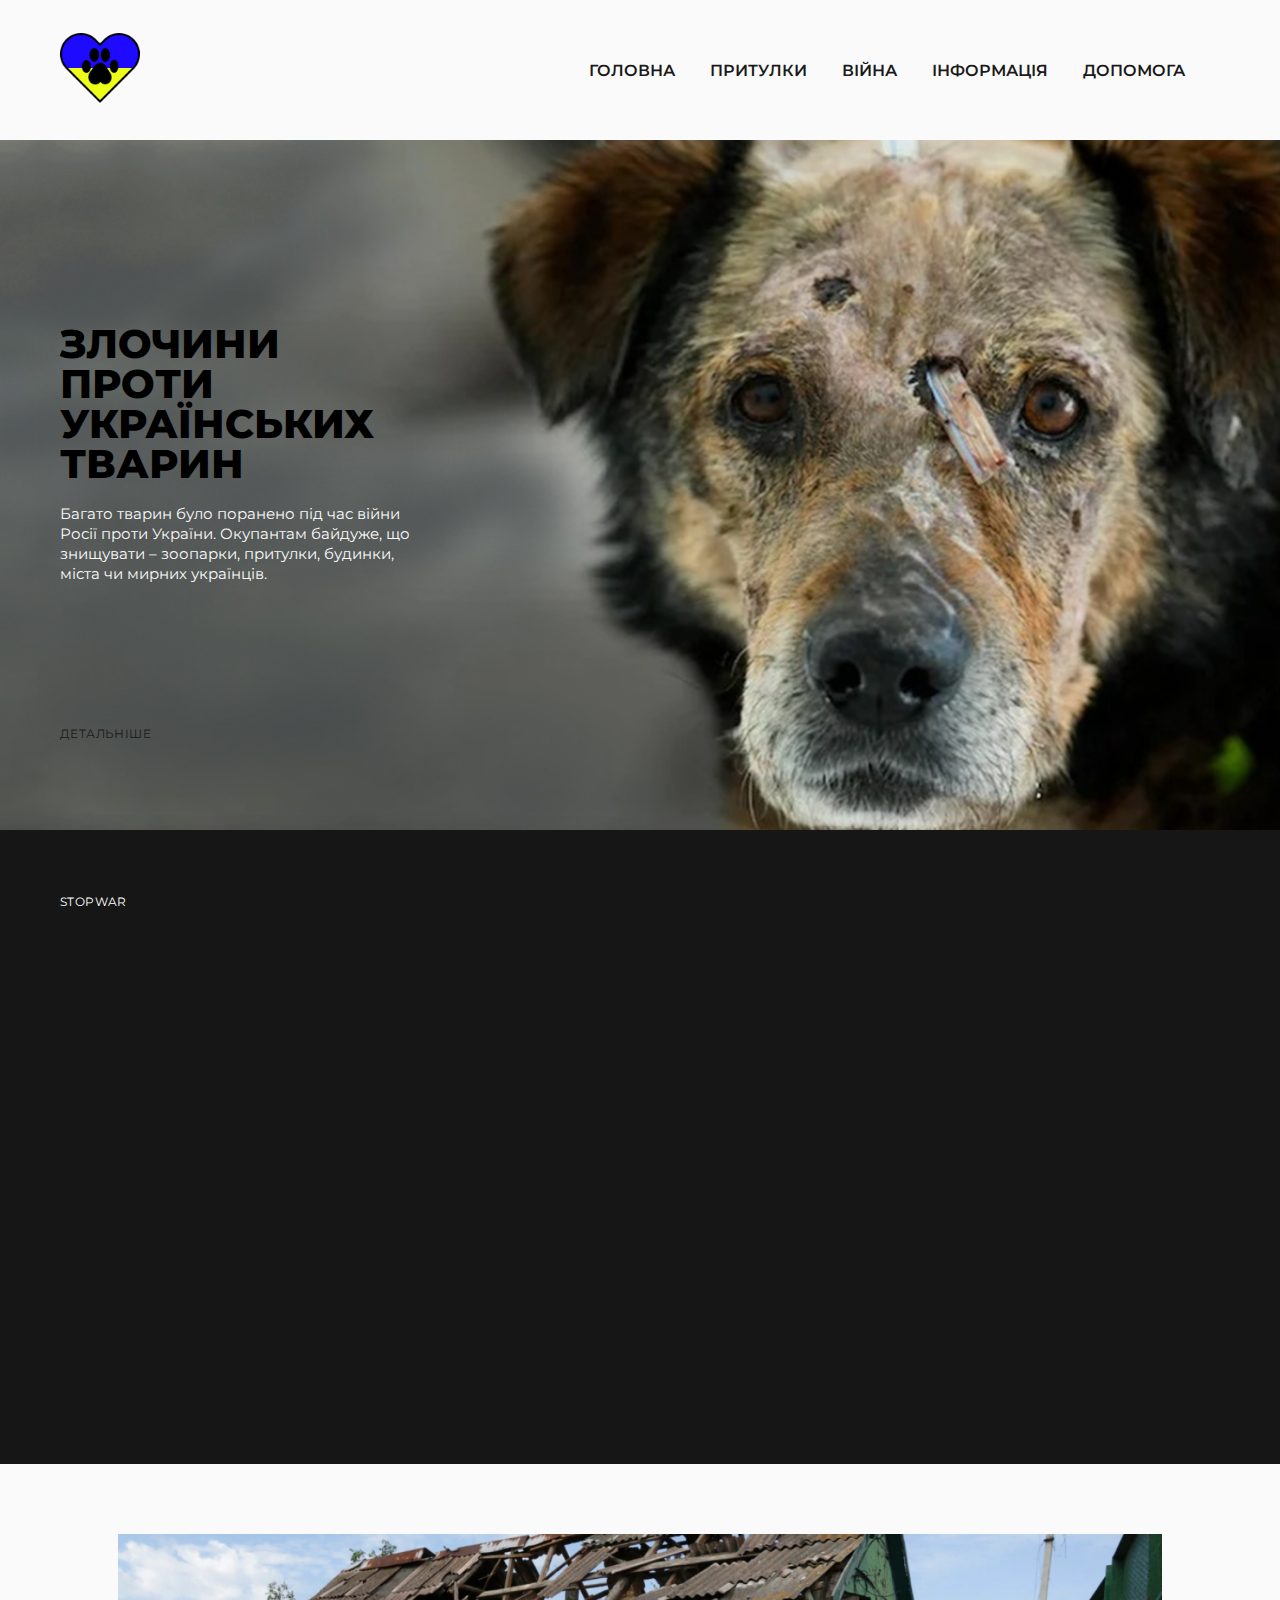
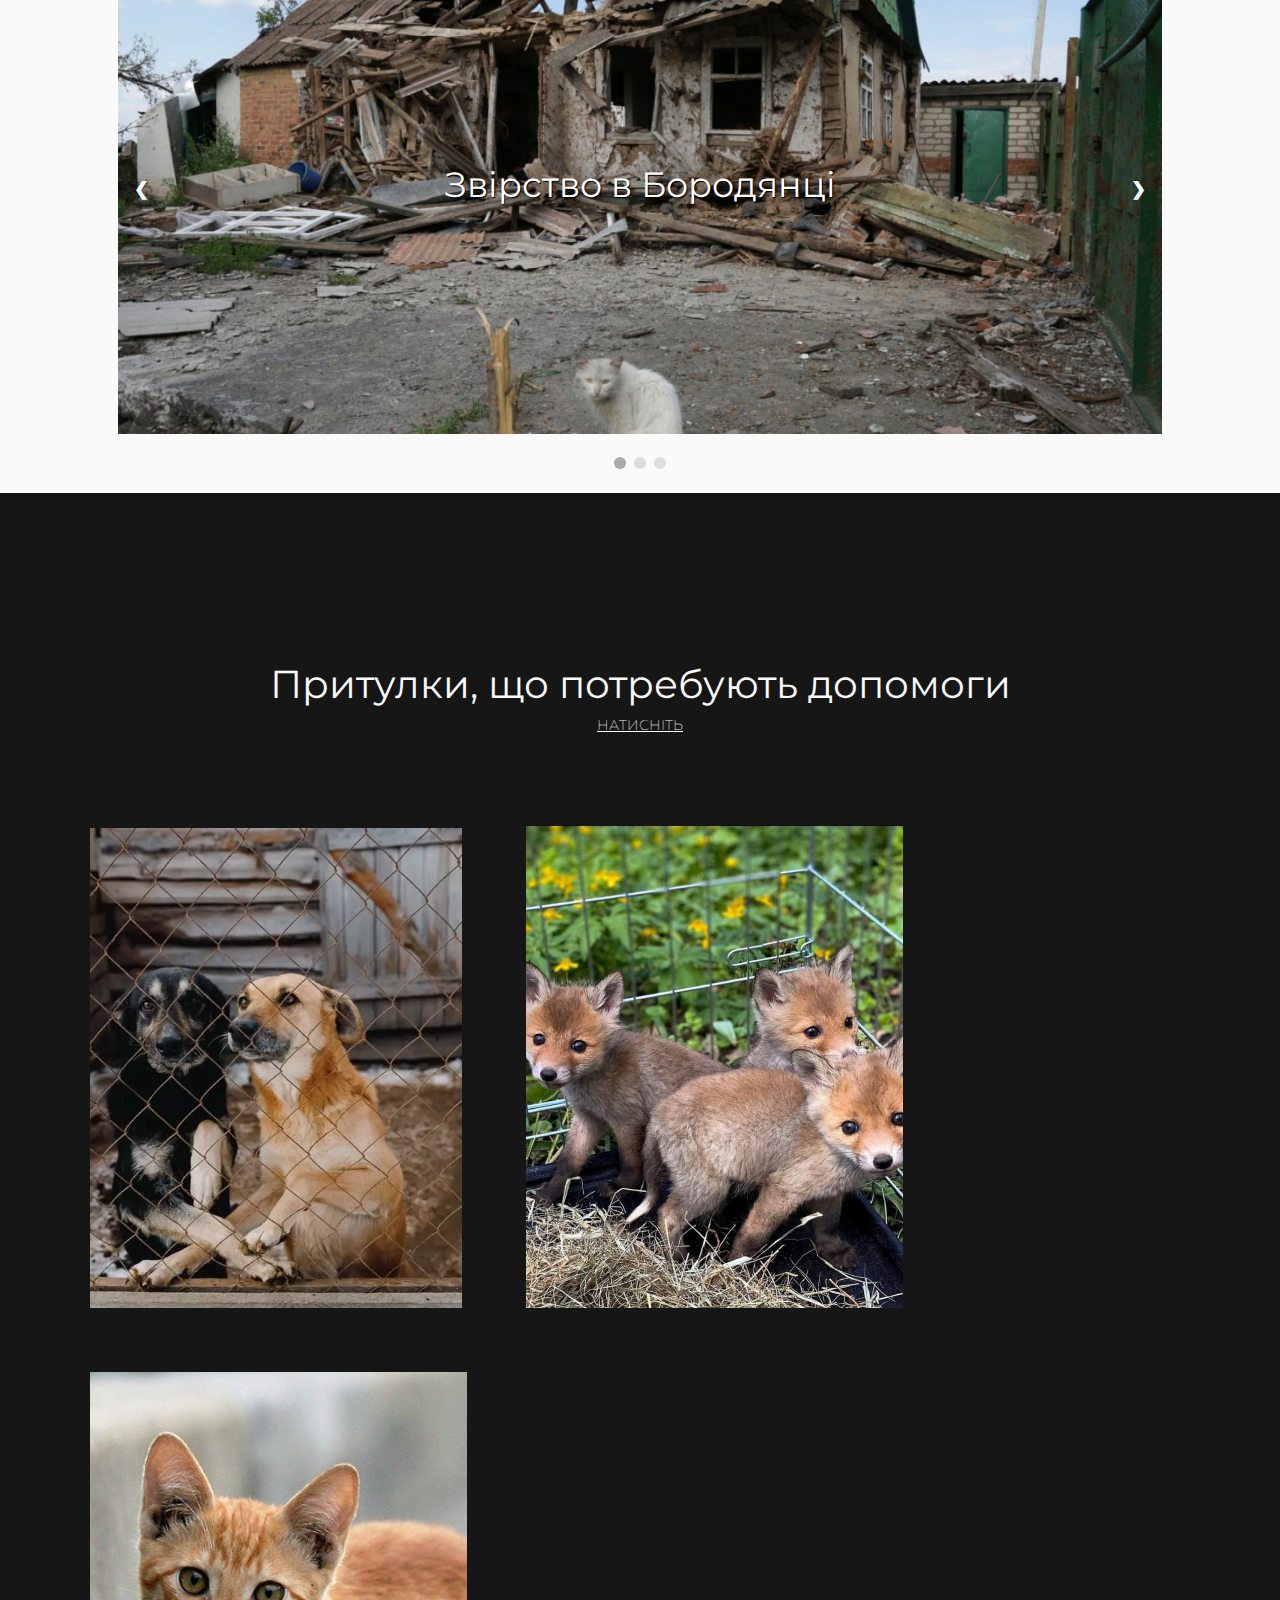
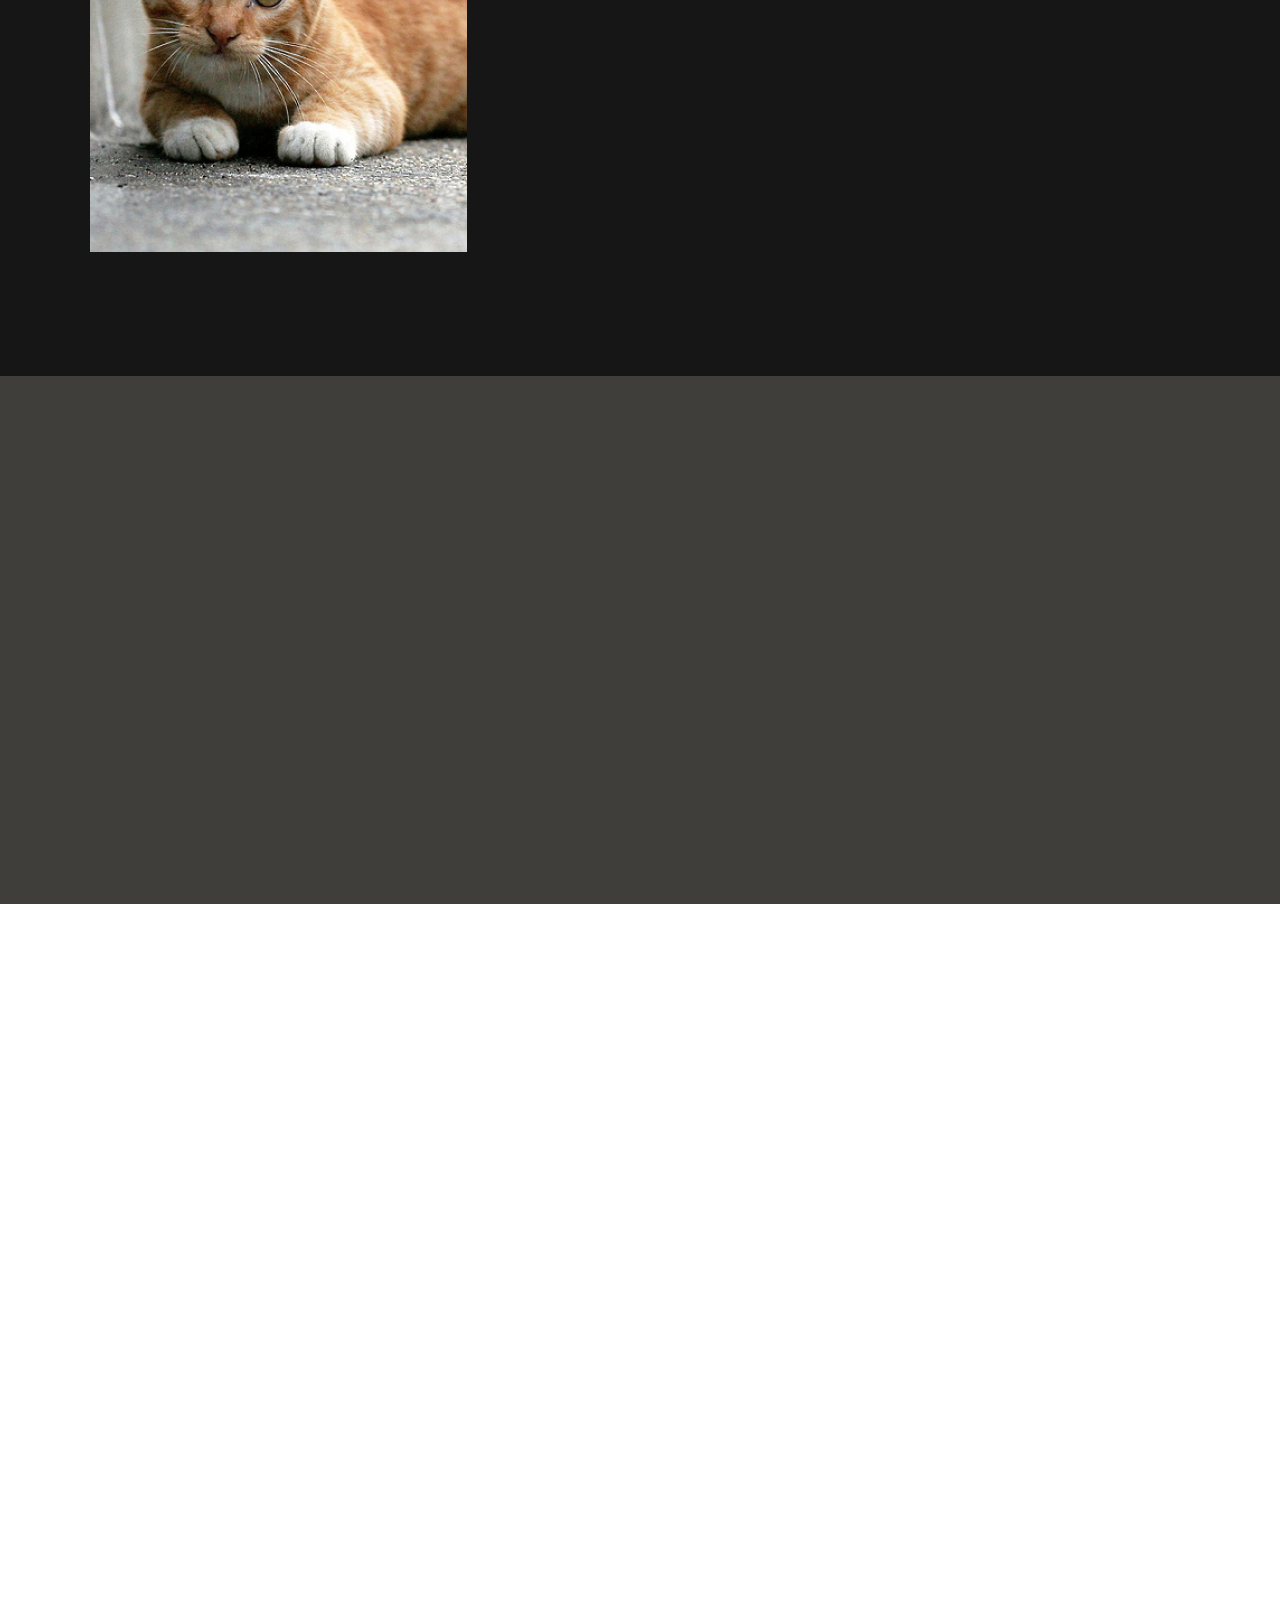
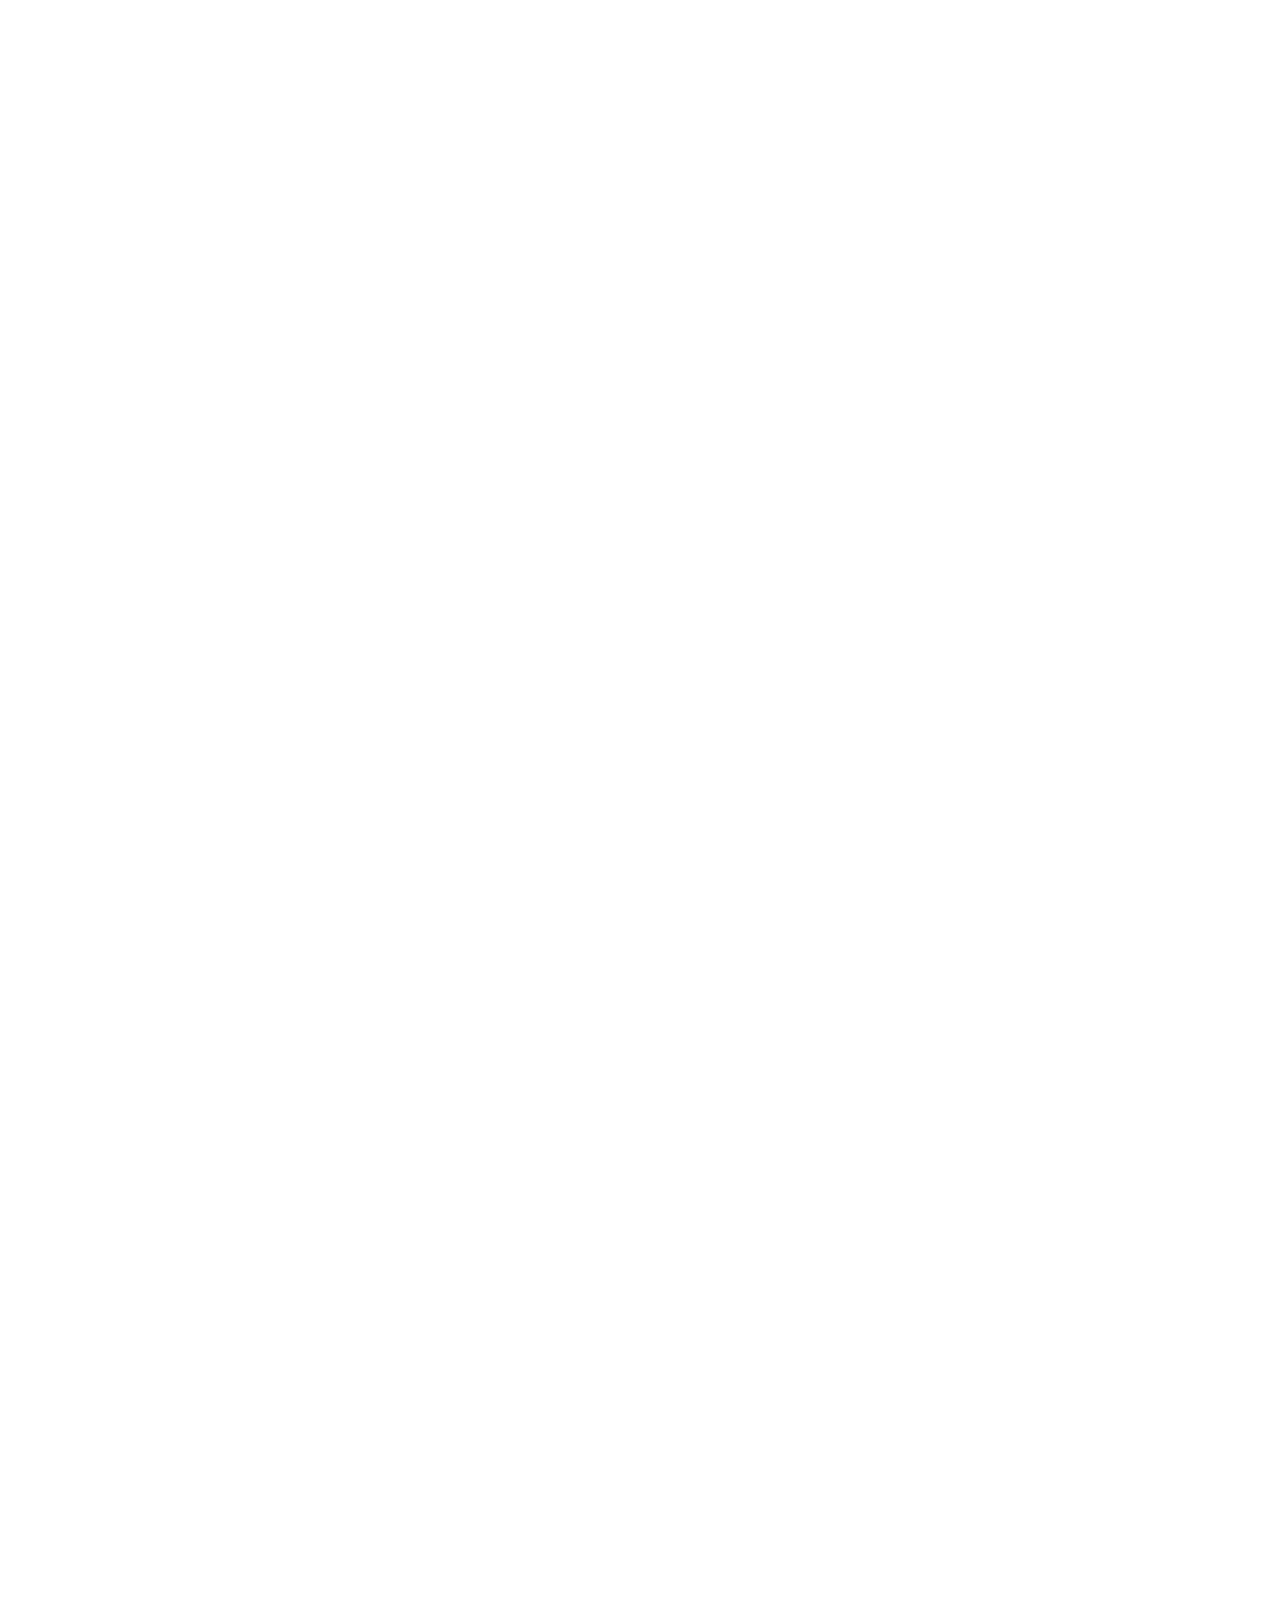
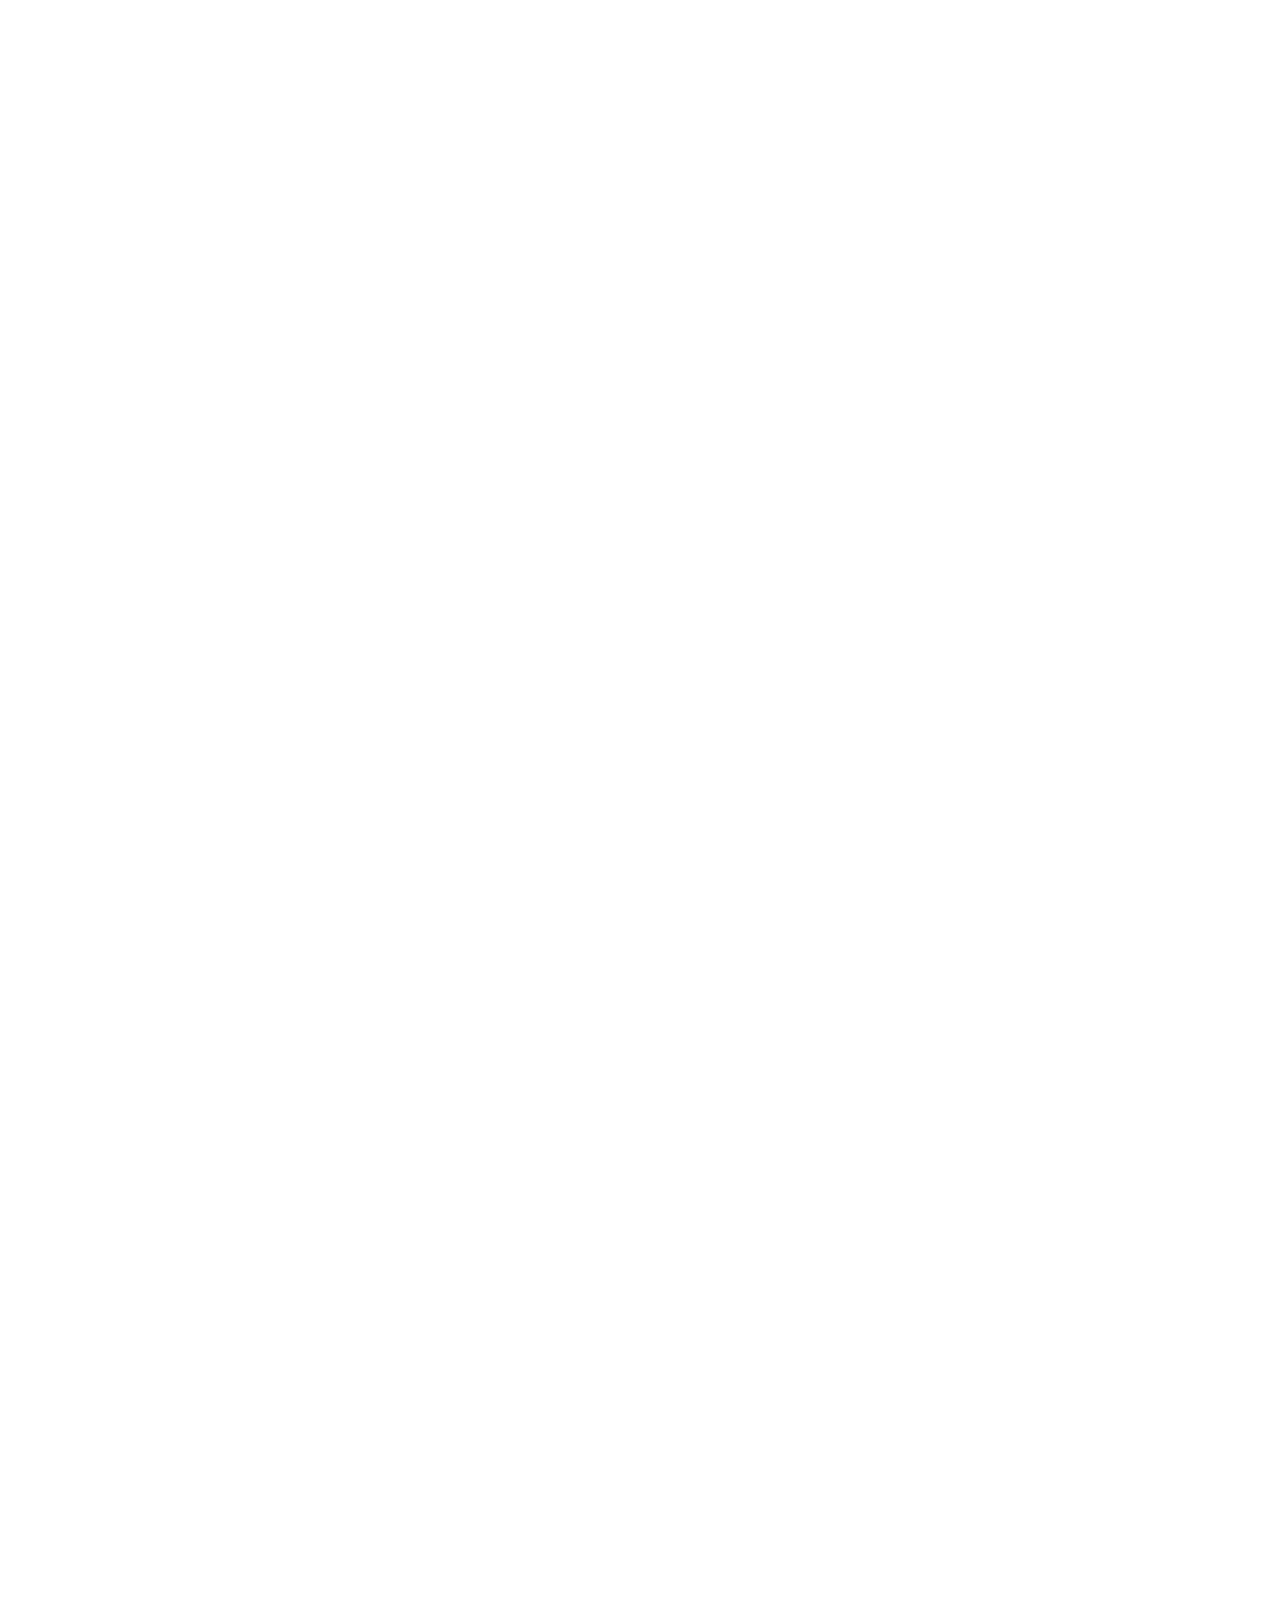
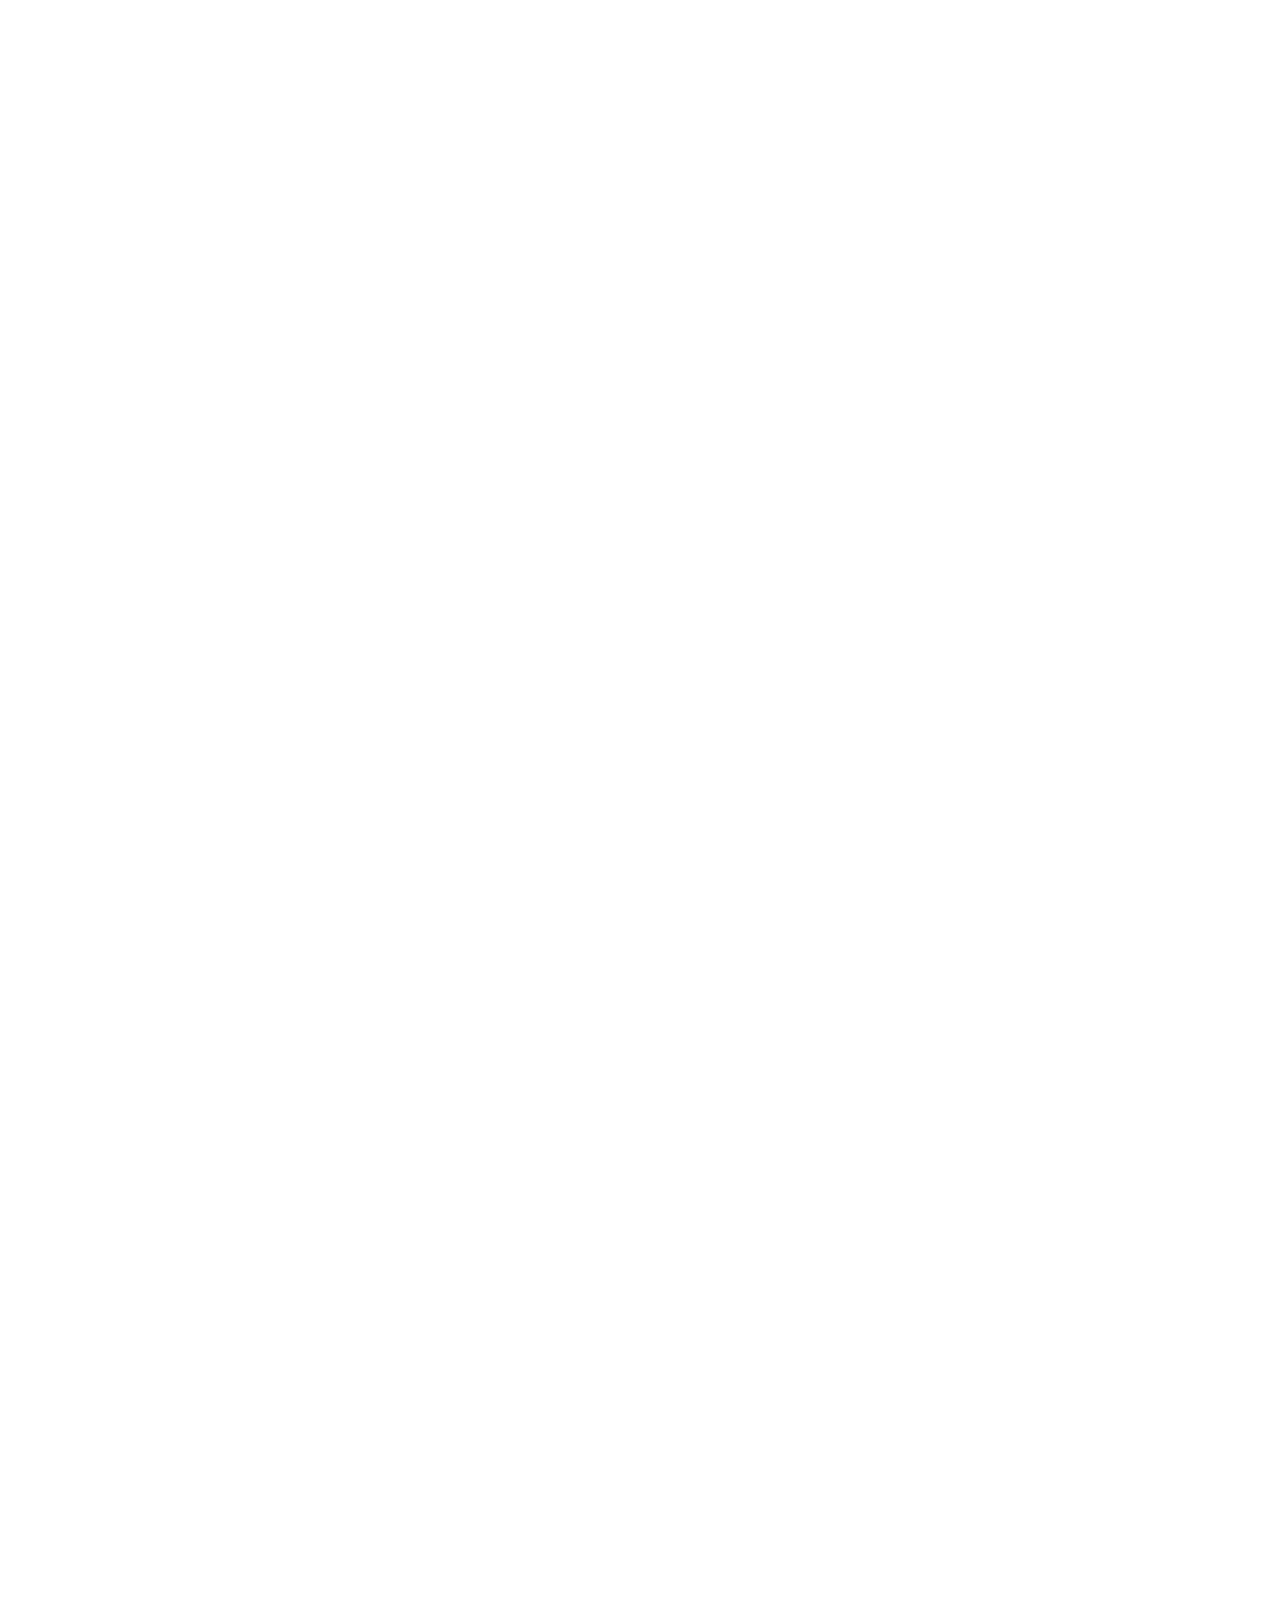
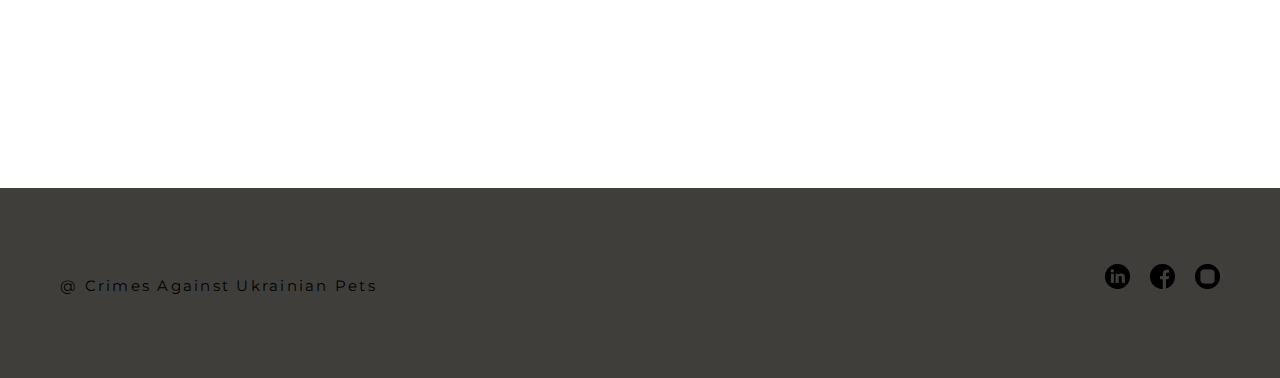
<file: index.html>
<!DOCTYPE html>
<html lang="uk">
<head>
    <meta charset="UTF-8">
    <meta http-equiv="X-UA-Compatible" content="IE=edge">
    <meta name="viewport" 
    content="width=device-width, user-scalable=no, initial-scale=1.0, maximum-scale=1.0, minimum-scale=1.0">
    <title>Crimes Against Ukrainian Pets</title>
    <link href="https://cdn.jsdelivr.net/npm/bootstrap@5.0.2/dist/css/bootstrap.min.css" rel="stylesheet" integrity="sha384-EVSTQN3/azprG1Anm3QDgpJLIm9Nao0Yz1ztcQTwFspd3yD65VohhpuuCOmLASjC" crossorigin="anonymous">
    <link rel="stylesheet" href="css/styleex.css">
    <link rel="stylesheet" href="css/ex.css">
    <link rel="stylesheet" href="css/media.css">


    <link rel="preconnect" href="https://fonts.googleapis.com">
<link rel="preconnect" href="https://fonts.gstatic.com" crossorigin>

<link rel="preconnect" href="https://fonts.gstatic.com" crossorigin>
<link href="https://fonts.googleapis.com/css2?family=Montserrat:ital,wght@0,200;0,300;0,400;0,500;0,600;0,800;1,100;1,200;1,300;1,400;1,500;1,700&family=Poppins:ital,wght@1,100;1,200;1,600&display=swap" rel="stylesheet">

</head>
<body>
  <header>
    <div class="container">
        <div class="header__wrapper">
            <div class="header__block">
                <a href="#" class="header__logo"><img src='icon/Untitled (14).png'></a>
            </div>
            <!--/header__block-->
            <nav class="nav">

                <a href="index.html" class="nav__link " >Головна</a>
                <div class="dropdown">
                    <a href="indexShelters.html" class="nav__link plus">Притулки</a>
                    <div class="dropdown-content">

                        <a href="indexShelters.html">Перелік</a>
                        <a href="indexSheltersAdopt.html">Львівський притулок</a>
                        <a href="indexSheltersUA.html">UAnimals</a>
                        <a href="indexSheltersKh.html">Харківський притулок</a>
                        </div>
                    </div>
                
                <a href="indexWar.html" class="nav__link">Війна</a>
                <a href="indexSheltersInform.html" class="nav__link">Інформація</a>
                <div class="dropdown">
                <a href="" class="nav__link plus">Допомога</a>
                <div class="dropdown-content">
                        <a href="indexHelpUkraine.html">У межах країни</a>
                        <a href="indexHelpAboard.html">За кордоном</a>
                        </div>
                    
                        
                    </div>
                

            </nav>



            <header class="header__xs">
                <div class="menu-btn">
                    <span></span>
                    <span></span>
                    <span></span>
                </div>
            </header>
        
            <div class="menu">
                <nav>
                    
                    <li><a href="index.html" class="nav__link__xs">Головна</a></li>
                    <li><a href="indexShelters.html" class="nav__link__xs">Перелік притулків</a></li>
                    <li><a href="indexSheltersAdopt.html" class="nav__link__xs">Львівський притулок</a></li>
                    <li><a href="indexSheltersUA.html" class="nav__link__xs"> UAnials</a></li>
                    <li><a href="indexSheltersKh.html" class="nav__link__xs">Харківський притулок</a></li>
                    <li><a href="indexWar.html" class="nav__link__xs">Війна</a></li>
                    <li><a href="indexHelpUkraine.html" class="nav__link__xs"> Допомога тваринам в Україні</a></li>
                    <li><a href="indexHelpAboard.html" class="nav__link__xs"> Допомога тваринам за кордоном </a></li>
                    <li><a href="#" class="header__logo" ><img style="display: block ;  margin: auto;" src='icon/Untitled (14).png'></a></li>
                    
                </nav>
            </div>
        
            
            
        </div>
        <!--/header__wrapper-->
    </div>
    <!--/container-->
  </header>


<section class="intro">
    <div class="container">
        <div class="intro__content">
            <div class="intro__block">
            <h1 class="intro__title">Злочини проти українських тварин</h1>
            <div class="intro__title__min">
                Багато тварин було поранено під час війни Росії проти України.
Окупантам байдуже, що знищувати – зоопарки, притулки, будинки, міста чи мирних українців.
            </div>

           
           
            <div class="intro__title_note" style="margin-left:0px ;">
                <a class="without" href="indexWar.html">ДЕТАЛЬНІШЕ</a>
            </div>
           
        </div>
        </div>
    </div>

</section>



<section class="section" >
    <div class="about__us">
    <div class="container">
        <div class="stopwar col" style="color: white ;" >
            STOPWAR
        
        </div>
        </div>
        
        <div class="container">
        <div class="block__title__min element-animation">
           <p class="paragraph1" style="color: white ;" > Після звільнення Київської області українською армією від російських окупантів звірства путінської армії сколихнули весь світ. Проте від рук російських катів страждають не лише мирні жителі та їхні будинки, а й тварини.
        </p>
        <p class="paragraph1" style="color: white ;" >В одній із українських зоозахисних організацій повідомили, що волонтери, які змогли дістатися до Бородянки (Бучанський район Київської області), були приголомшені побаченим – з 485 тварин вижили лише 150, що вони були виснажені та зневоднені.</p>
        <p class="paragraph1" style="color: white ;" >Засновник екопарку в Харкові Олександр Фельдман розповів, що через обстріли екопарк було знищено, великих тварин доведеться приспати, оскільки їх неможливо перевезти.
            Двох благородних оленів убили – їх розірвали на шматки. Величезна ракета потрапила туди, де жили альпаки. У парку багато мін і снарядів, які не розірвалися</p>
        </div>
        </div>
        </div>
        
    </div>
    </div>
</section>
  
<div class="container__color">
   <div class="container" >
    <div class="slider">
        <div class="item">
            <img src="img/slide2.png" alt="Первый слайд">
            <div class="slideText">Звірство в Бородянці</div>
        </div>
    
        <div class="item">
            <img src="img/slide1.png" alt="Второй слайд">
            <div class="slideText">Зоопарк у Києві</div>
        </div>
    
        <div class="item">
            <img src="img/slide3.png" alt="Третий слайд">
            <div class="slideText">Екопарк у Харкові</div>
        </div>
    
        <a class="prev" onclick="minusSlide()">&#10094;</a>
        <a class="next" onclick="plusSlide()">&#10095;</a>
    </div>
    
    <div class="slider-dots">
        <span class="slider-dots_item" onclick="currentSlide(1)"></span> 
        <span class="slider-dots_item" onclick="currentSlide(2)"></span> 
        <span class="slider-dots_item" onclick="currentSlide(3)"></span> 
    </div>
    </div>
</div>





<div class="container__help" style="background-color: #171616  ;">
<div class="container">
    <div class="block__title__min" style="color: #FAFAFA;"> Притулки, що потребують допомоги</div>
    <div class="source"> <a style="color: #FAFAFA;" href="indexShelters.html">НАТИСНІТЬ</a></div>
    <div class="row row-cols-1 row-cols-sm-1 row-cols-md-3 row-cols-lg-3">
        <img class="col" src="img/prit.png" alt="">
        <img class="col" src="img/prit2.png">
        <img class="col" src="img/kot.png" alt="">
    </div>
    </div>
</div>

        <div class="information">
            <div class="container ">
            <div class="title__information element-animation " style="color: #171616;">Не залишайте своїх чотирилапих друзів!</div>
            <div class="information__above element-animation">
            <p class="paragraph2">Повномасштабна війна Росії проти України розпочалася 24 лютого, змусивши мільйони українців покинути свої домівки, а тисячі – заради своїх тварин.</p>
            <p class="paragraph2">Не потрібно залишати тварин на вулиці, адже це неминуча смерть для тварин.</p>
            <p class="paragraph2">Переконайтеся, що у вас достатньо корму для тварин. Приклейте на комір наклейку з вашим номером телефону. Якщо у вас немає можливості взяти свого вихованця з собою, то віддайте його друзям, які зможуть захистити його. Тварин можна брати в бомбосховища і підвали.</p>
            </div>
        </div>
    </div>
    


    <div class="our__hero__l element-animation"  >
        <div class="title__information"  >Наші маленькі герої</div>
    
        <div class="source"> <a  style="color: #171616;" href="ready-html/indexOurHero.html">НАТИСНІТЬ</a></div>
        
        <div class="row row-cols-1 row-cols-sm-3 row-cols-md-3 row-cols-lg-3">

            <div class="wrap">
                <div class="block"><div class="photo__hero"><img class="col photo__hero" style="padding-bottom:30px ;" src="img/boec.png" alt="картинка"></div>
            </div>
         </div>

           
            <div class="wrap ">
                <div class="blog"> <div class="photo__hero"> <img class="col photo__hero" style="padding-bottom:30px ;" src="img/245289 (1) 1.png" alt="картинка"></div>
            </div></div>
          
           
            <div class="wrap ">
                <div class="block">  <div class="photo__hero"> <img class="col photo__hero" style="padding-bottom:30px ;" src="img/EiVMxmweVHfVPlvN9HRa-A 1 (1).png">
                </div></div>
            </div>
            </div>
            </div>
            
   
       
          

            <div class="our__hero"  >
                <div class="title__information" style="color: #121111; margin-bottom: 50px; ">Наші маленькі герої</div>
                <div class="source"> <a  style="color: #171616;" href="ready-html/indexOurHero.html">НАТИСНІТЬ</a></div>
              
              
              
                <div class="row row-cols-1 row-cols-sm-1 row-cols-md-3 row-cols-lg-3">
    
                    
                    <img class="col" style="padding-bottom:30px ;" src="img/boec.png" alt="картинка">
    
                   
                    
                    <img class="col" style="padding-bottom:30px ;" src="img/245289 (1) 1.png" alt="картинка">
                   
            
                    <img class="col" style="padding-bottom:30px ;" src="img/EiVMxmweVHfVPlvN9HRa-A 1 (1).png">
                   
        

            </div>
            </div>

           
             </div>    
        
<footer>
    <div class="container">
        <div class="footer__wrapper">
            <p class="copyright">@ Crimes Against Ukrainian Pets</p>
        <div class="footer__soc">
            <a href="https://www.instagram.com/crimes_against_ukrainian_pets/" class="footer__soc__link"><img src="img/Vector.png"></a>
            <a href="https://m.facebook.com/home.php?ref=m_nux_wizard&_rdr" class="footer__soc__link"><img src="img/Vector (1).png"></a>
            <a href="https://t.me/crimes_against_uk_pets" class="footer__soc__link"><img src="img/Vector (2).png"></a>
        </div>
        </div>
    </div>
</footer>



<script src="script.js"></script>
<script src="ex.js" ></script>
<script src="exexex.js"></script>
</body>
</html>
</file>
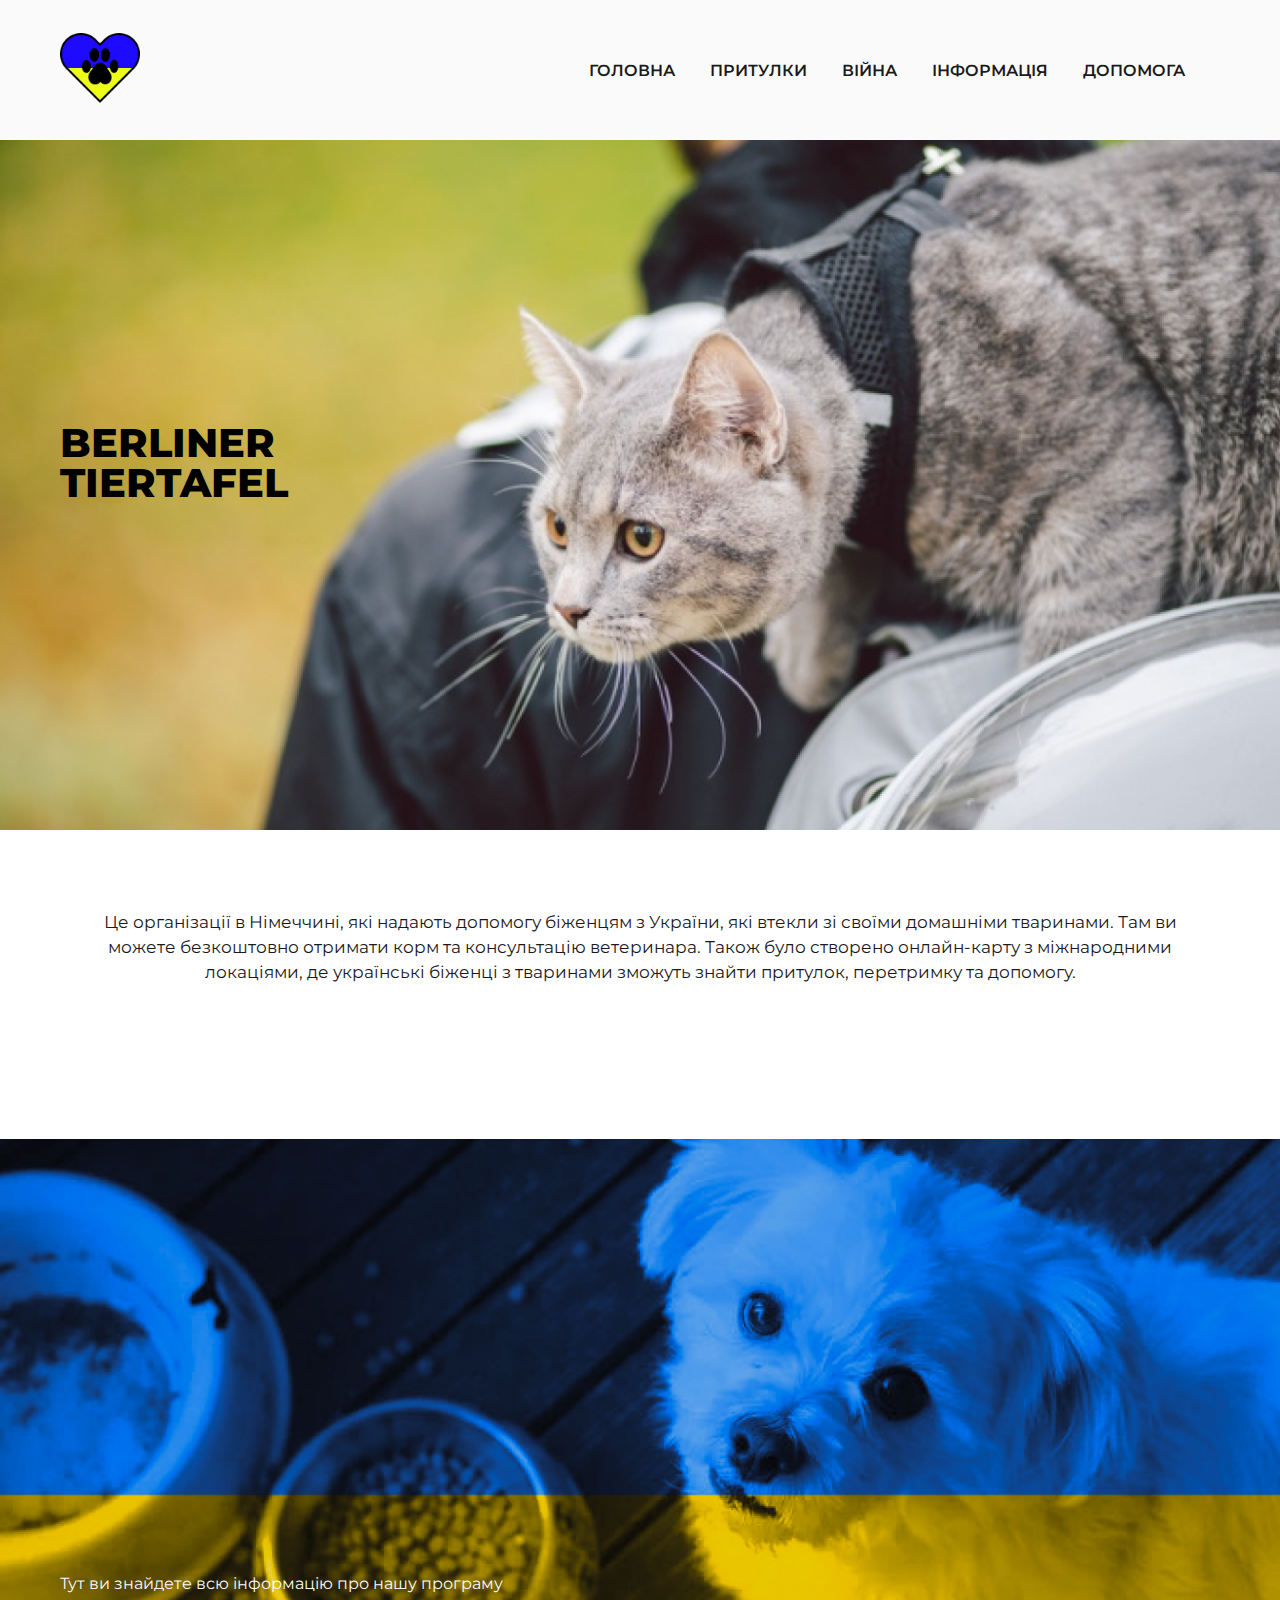
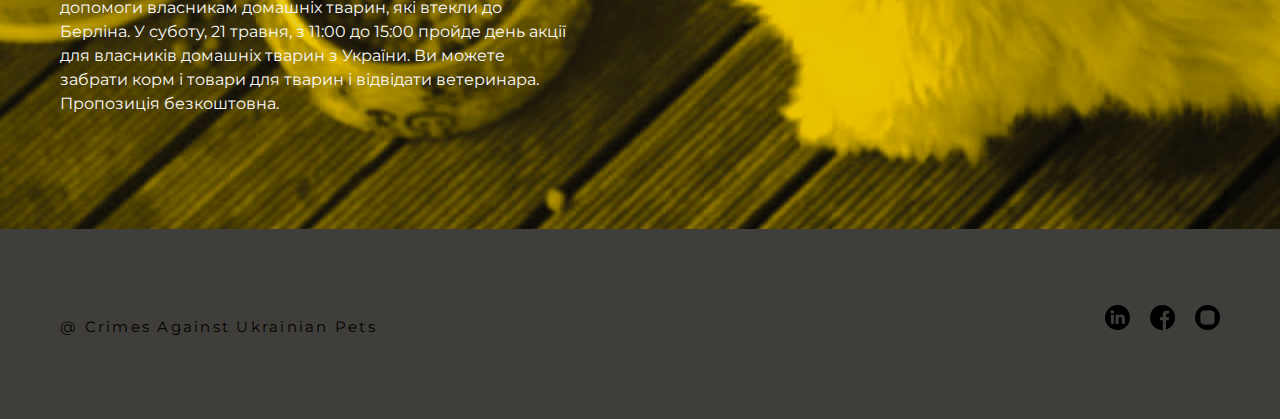
<file: indexHelpAboard.html>
<!DOCTYPE html>
<html lang="uk">
<head>
    <meta charset="UTF-8">
    <meta http-equiv="X-UA-Compatible" content="IE=edge">
    <meta name="viewport" content="width=device-width, initial-scale=1.0">
    <title>Crimes Against Ukrainian Pets</title>
    <link href="https://cdn.jsdelivr.net/npm/bootstrap@5.0.2/dist/css/bootstrap.min.css" rel="stylesheet" integrity="sha384-EVSTQN3/azprG1Anm3QDgpJLIm9Nao0Yz1ztcQTwFspd3yD65VohhpuuCOmLASjC" crossorigin="anonymous">
    <link rel="stylesheet" href="css/styleex.css">
    <link rel="stylesheet" href="css/ex.css">
    <link rel="stylesheet" href="css/media.css">
    <link rel="preconnect" href="https://fonts.googleapis.com">
<link rel="preconnect" href="https://fonts.gstatic.com" crossorigin>
<link href="https://fonts.googleapis.com/css2?family=Poppins:ital,wght@1,100;1,200;1,600&display=swap" rel="stylesheet">
<link rel="preconnect" href="https://fonts.googleapis.com">
<link rel="preconnect" href="https://fonts.gstatic.com" crossorigin>
<link href="https://fonts.googleapis.com/css2?family=Montserrat:ital,wght@0,200;0,300;0,400;0,500;0,600;0,800;1,100;1,200;1,300;1,400;1,500;1,700&family=Poppins:ital,wght@1,100;1,200;1,600&display=swap" rel="stylesheet">

</head>
<body>
 
    <header>
        <div class="container">
            <div class="header__wrapper">
                <div class="header__block">
                    <a href="#" class="header__logo"><img src='icon/Untitled (14).png'></a>
                </div>
                <!--/header__block-->
                <nav class="nav">
    
                    <a href="index.html" class="nav__link " >Головна</a>
                    <div class="dropdown">
                        <a href="indexShelters.html" class="nav__link plus">Притулки</a>
                        <div class="dropdown-content">
    
                            <a href="indexShelters.html">Перелік</a>
                            <a href="indexSheltersAdopt.html">Львівський притулок</a>
                            <a href="indexSheltersUA.html">UAnimals</a>
                            <a href="indexSheltersKh.html">Харківський притулок</a>
                            </div>
                        </div>
                    
                    <a href="indexWar.html" class="nav__link">Війна</a>
                    <a href="indexSheltersInform.html" class="nav__link">Інформація</a>
                    <div class="dropdown">
                    <a href="" class="nav__link plus">Допомога</a>
                    <div class="dropdown-content">
                            <a href="indexHelpUkraine.html">У межах країни</a>
                            <a href="indexHelpAboard.html">За кордоном</a>
                            </div>
                        
                            
                        </div>
                    
    
                </nav>
    
    
    
                <header class="header__xs">
                    <div class="menu-btn">
                        <span></span>
                        <span></span>
                        <span></span>
                    </div>
                </header>
            
                <div class="menu">
                    <nav>
                        <li><a href="index.html" class="nav__link__xs">Головна</a></li>
                        <li><a href="indexShelters.html" class="nav__link__xs">Перелік притулків</a></li>
                        <li><a href="indexSheltersAdopt.html" class="nav__link__xs">Львівський притулок</a></li>
                        <li><a href="indexSheltersUA.html" class="nav__link__xs"> UAnials</a></li>
                        <li><a href="indexSheltersKh.html" class="nav__link__xs">Харківський притулок</a></li>
                        <li><a href="indexWar.html" class="nav__link__xs">Війна</a></li>
                        <li><a href="indexHelpUkraine.html" class="nav__link__xs"> Допомога тваринам в Україні</a></li>
                        <li><a href="indexHelpAboard.html" class="nav__link__xs"> Допомога тваринам за кордоном </a></li>
            
                        
                    </nav>
                </div>
            
               
                
            </div>
            <!--/header__wrapper-->
        </div>
        <!--/container-->
      </header>
    
    
  

    
  <section class="intro7">
    <div class="container">
        <div class="intro__content">
            <div class="intro__block">
            <h1 class="intro__title ">Berliner Tiertafel</h1>
          
            
        </div>
        </div>
    </div>
</section>




    
<div class="block__title__min" >
    <div class="container">
   <p class="paragraph1 "> Це організації в Німеччині, які надають допомогу біженцям з України, які втекли зі своїми домашніми тваринами. Там ви можете безкоштовно отримати корм та консультацію ветеринара.

    Також було створено онлайн-карту з міжнародними локаціями, де українські біженці з тваринами зможуть знайти притулок, перетримку та допомогу.
</p>



<p class="text__min__Lviv element-animation" style="margin-bottom: 50px;">
    <a href="https://tiertafel.org/" >ДЕТАЛЬНІШЕ</a>
</p>
</div>
</div>




<section class="intro8">
    <div class="container">
        <div class="intro__content">
            <div class="intro__block">
            <h1 class="intro__title"></h1>
            
            <div class="intro__title__min__xs" style="padding-top: 150px ;">
                Тут ви знайдете всю інформацію про нашу програму допомоги власникам домашніх тварин, які втекли до Берліна.
У суботу, 21 травня, з 11:00 до 15:00 пройде день акції для власників домашніх тварин з України. Ви можете забрати корм і товари для тварин і відвідати ветеринара. Пропозиція безкоштовна.
            
            
        </div>
        </div>
    </div>

</section>










<footer>
    <div class="container">
        <div class="footer__wrapper">
            <p class="copyright">@ Crimes Against Ukrainian Pets</p>
            <div class="footer__soc">
                <a href="https://www.instagram.com/crimes_against_ukrainian_pets/" class="footer__soc__link"><img src="img/Vector.png"></a>
                <a href="https://m.facebook.com/home.php?ref=m_nux_wizard&_rdr" class="footer__soc__link"><img src="img/Vector (1).png"></a>
                <a href="https://t.me/crimes_against_uk_pets" class="footer__soc__link"><img src="img/Vector (2).png"></a>
            </div>
        </div>
    </div>
</footer>


<script src="script.js"></script>
<script src="ex.js" ></script>
<script src="exexex.js"></script>
</body>
</html>
</file>
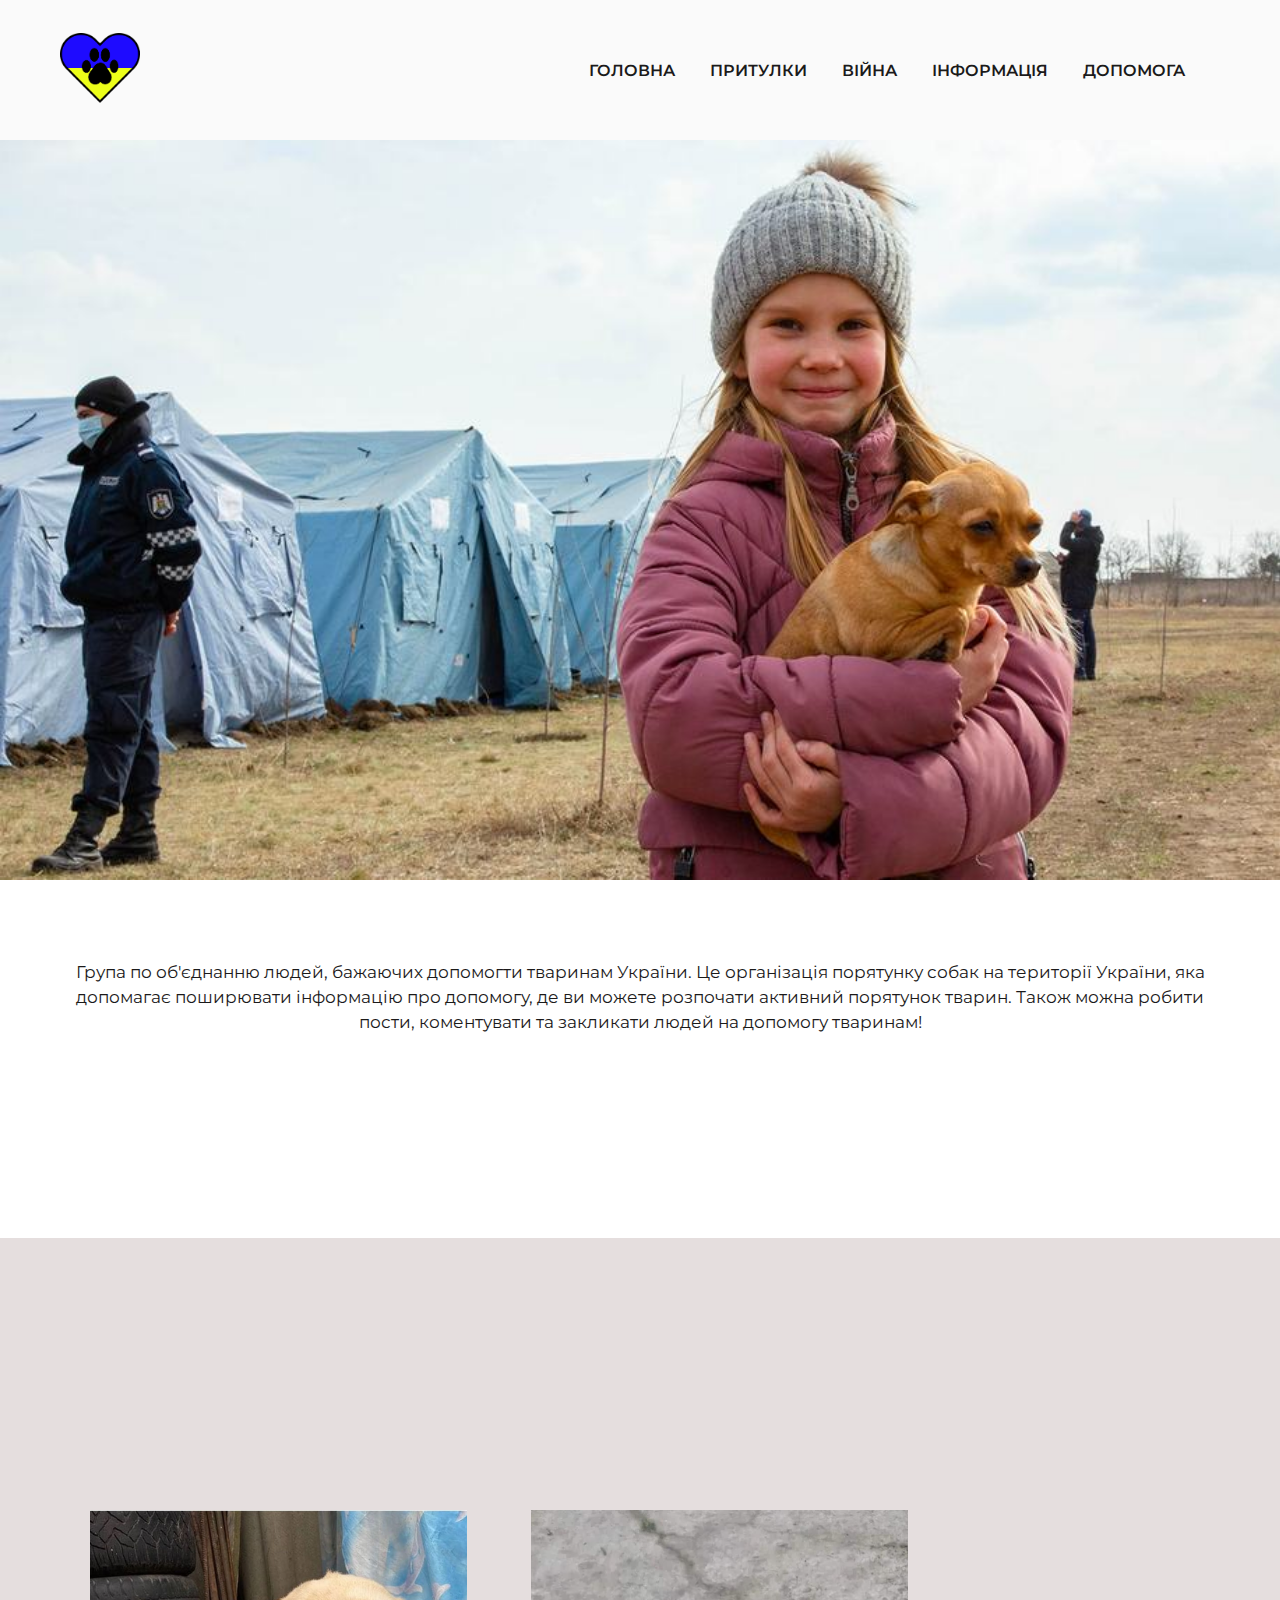
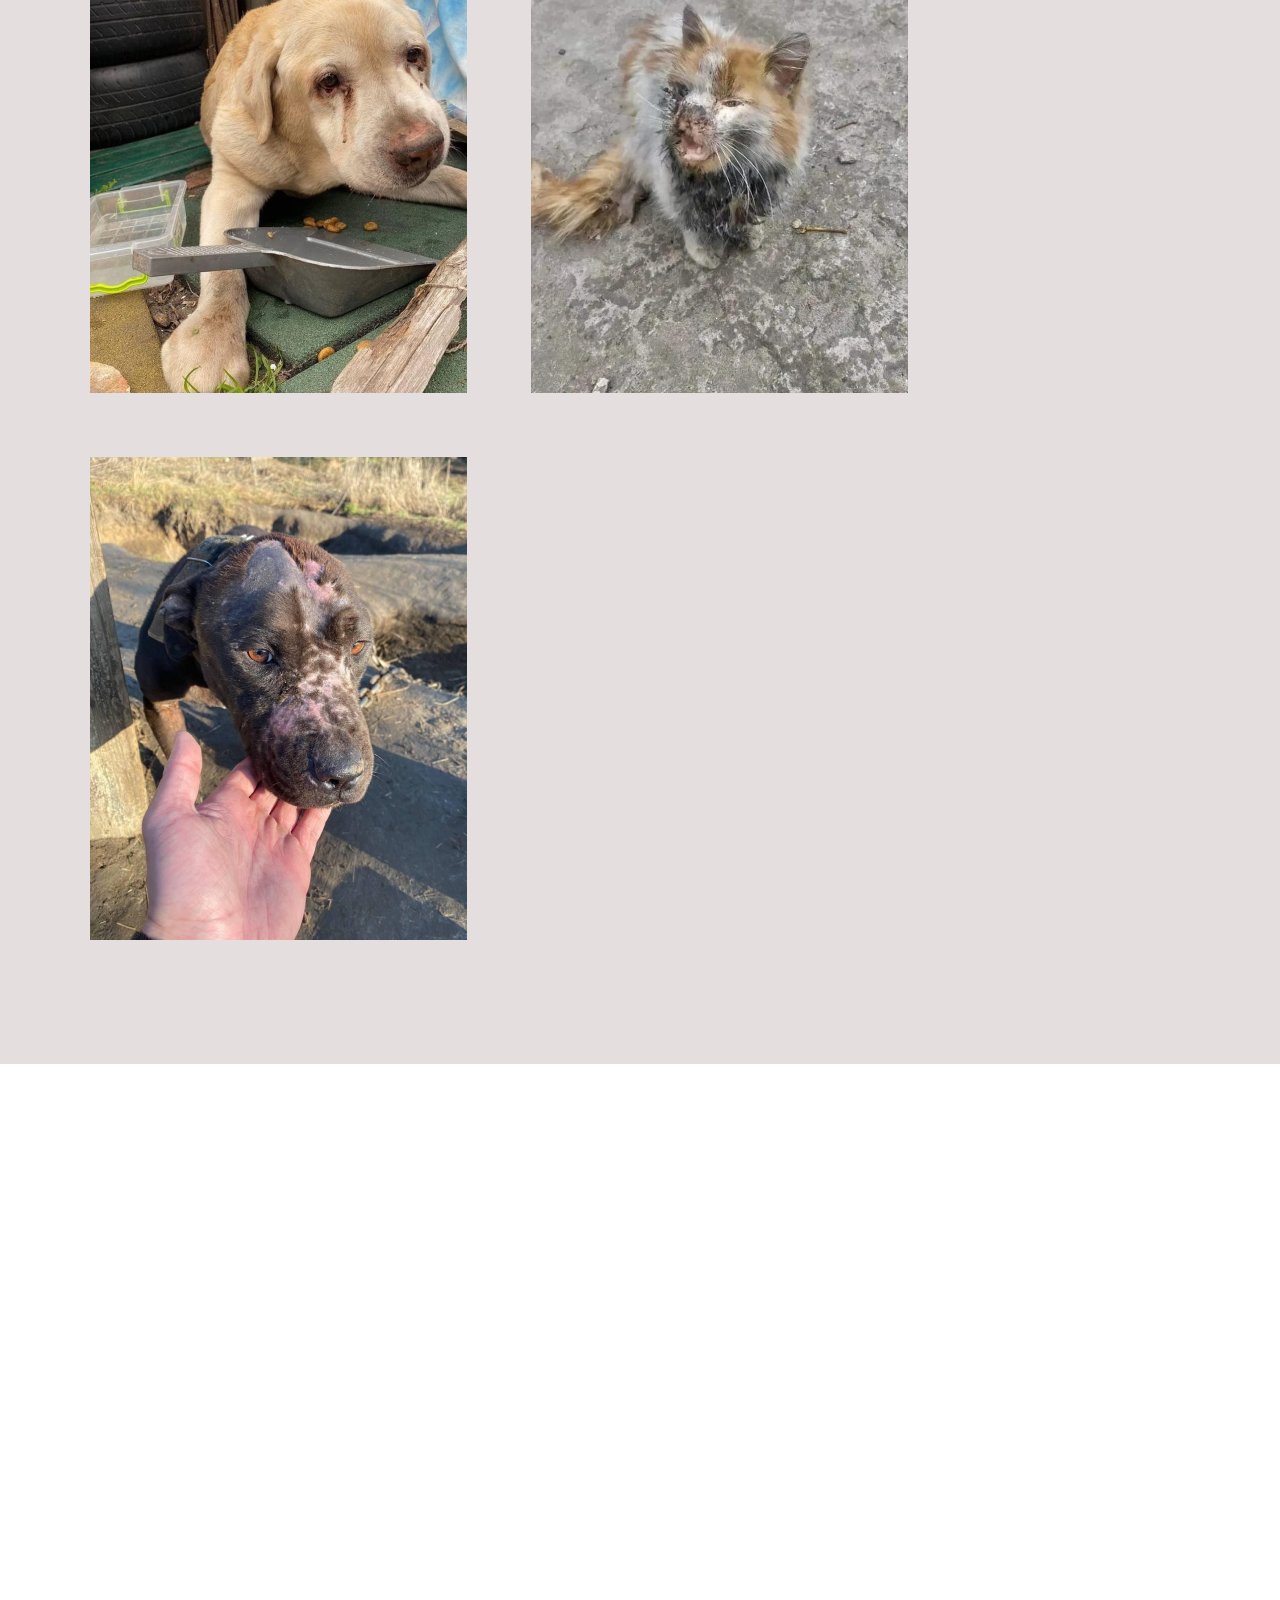
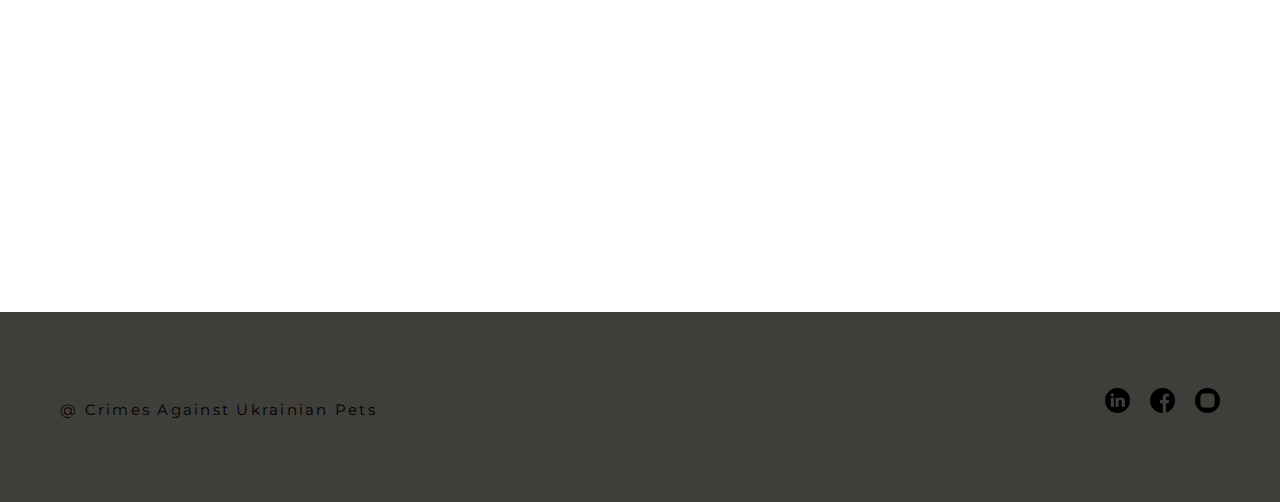
<file: indexHelpUkraine.html>
<!DOCTYPE html>
<html lang="uk">
<head>
    <meta charset="UTF-8">
    <meta http-equiv="X-UA-Compatible" content="IE=edge">
    <meta name="viewport" content="width=device-width, initial-scale=1.0">
    <title>Crimes Against Ukrainian Pets</title>
    <link href="https://cdn.jsdelivr.net/npm/bootstrap@5.0.2/dist/css/bootstrap.min.css" rel="stylesheet" integrity="sha384-EVSTQN3/azprG1Anm3QDgpJLIm9Nao0Yz1ztcQTwFspd3yD65VohhpuuCOmLASjC" crossorigin="anonymous">
    <link rel="stylesheet" href="css/styleex.css">
    <link rel="stylesheet" href="css/ex.css">
    <link rel="stylesheet" href="css/media.css">
    <link rel="preconnect" href="https://fonts.googleapis.com">
<link rel="preconnect" href="https://fonts.gstatic.com" crossorigin>
<link href="https://fonts.googleapis.com/css2?family=Poppins:ital,wght@1,100;1,200;1,600&display=swap" rel="stylesheet">
<link rel="preconnect" href="https://fonts.googleapis.com">
<link rel="preconnect" href="https://fonts.gstatic.com" crossorigin>
<link href="https://fonts.googleapis.com/css2?family=Montserrat:ital,wght@0,200;0,300;0,400;0,500;0,600;0,800;1,100;1,200;1,300;1,400;1,500;1,700&family=Poppins:ital,wght@1,100;1,200;1,600&display=swap" rel="stylesheet">

</head>
<body>
    <header>
        <div class="container">
            <div class="header__wrapper">
                <div class="header__block">
                    <a href="#" class="header__logo"><img src='icon/Untitled (14).png'></a>
                </div>
                <!--/header__block-->
                <nav class="nav">
    
                    <a href="index.html" class="nav__link " >Головна</a>
                    <div class="dropdown">
                        <a href="indexShelters.html" class="nav__link plus">Притулки</a>
                        <div class="dropdown-content">
    
                            <a href="indexShelters.html">Перелік</a>
                            <a href="indexSheltersAdopt.html">Львівський притулок</a>
                            <a href="indexSheltersUA.html">UAnimals</a>
                            <a href="indexSheltersKh.html">Харківський притулок</a>
                            </div>
                        </div>
                    
                    <a href="indexWar.html" class="nav__link">Війна</a>
                    <a href="indexSheltersInform.html" class="nav__link">Інформація</a>
                    <div class="dropdown">
                    <a href="" class="nav__link plus">Допомога</a>
                    <div class="dropdown-content">
                            <a href="indexHelpUkraine.html">У межах країни</a>
                            <a href="indexHelpAboard.html">За кордоном</a>
                            </div>
                        
                            
                        </div>
                    
    
                </nav>
    
    
    
                <header class="header__xs">
                    <div class="menu-btn">
                        <span></span>
                        <span></span>
                        <span></span>
                    </div>
                </header>
            
                <div class="menu">
                    <nav>
                        <li><a href="index.html" class="nav__link__xs">Головна</a></li>
                        <li><a href="indexShelters.html" class="nav__link__xs">Перелік притулків</a></li>
                        <li><a href="indexSheltersAdopt.html" class="nav__link__xs">Львівський притулок</a></li>
                        <li><a href="indexSheltersUA.html" class="nav__link__xs"> UAnials</a></li>
                        <li><a href="indexSheltersKh.html" class="nav__link__xs">Харківський притулок</a></li>
                        <li><a href="indexWar.html" class="nav__link__xs">Війна</a></li>
                        <li><a href="indexHelpUkraine.html" class="nav__link__xs"> Допомога тваринам в Україні</a></li>
                        <li><a href="indexHelpAboard.html" class="nav__link__xs"> Допомога тваринам за кордоном </a></li>
            
                        
                    </nav>
                </div>
            
               
            </div>
            <!--/header__wrapper-->
        </div>
        <!--/container-->
      </header>
    


  
  <section class="intro6">
    <div class="container">
        <div class="intro__content7">
            <div class="intro__block7">
            
          
            
        </div>
        </div>
    </div>

</section>



<div class="container">
    
<div class="block__title__min">
   <p class="paragraph1 "> Група по об'єднанню людей, бажаючих допомогти тваринам України. Це організація порятунку собак на території України, яка допомагає поширювати інформацію про допомогу, де ви можете розпочати активний порятунок тварин. Також можна робити пости, коментувати та закликати людей на допомогу тваринам!
</p>
</div>

<p class="text__min__Lviv element-animation">
    <a href="https://www.facebook.com/groups/cynologyevents/about" >ДЕТАЛЬНІШЕ</a>
</p>
</div>


<div class="container__help">
    <div class="container">
    <div class="title__information element-animation" style="color: #1B1A1A ; margin-top: -100px; margin-bottom: 100px;">Цих зайчиків залишили на вулиці</div>
    <div class="row row-cols-1 row-cols-sm-1 row-cols-md-3 row-cols-lg-3">
        <img class="col" src="img/image 21.png" alt="">
        <img class="col" src="img/image 23.png">
        <img class="col" src="img/image 22.png" alt="">
    </div>
    </div>
    </div>




<div class="container__help element-animation" style="background-color: #E5DEDE; padding-top: 50px; margin-bottom: 0;">
  
    <div class="container">
    <div class="title__shelters">Якщо ви хочете допомогти тваринам, які залишилися без господарів через війну в Україні</div>
   

    <div class="row row-cols-1 row-cols-sm-1 row-cols-md-1 row-cols-lg-1">
    <nav>
    <ol class="rectangle">
        <li><a>можна вибити дверне вічко (використовуйте викрутку/цвях/шило);</a></li>
        <li><a>розріжте їжу (наприклад, сосиску) на довгі тонкі частини і запхніть всередину через отвір;</a></li>
        <li><a>сухий корм теж можна засипати через вічко, використовуючи трубочку (її можна зробити з обрізаної пластикової пляшки/картону тощо);</a></li>
        <li><a>за допомогою шприца залийте через вибите око воду, тварина її злиже;</a></li>
        <li><a>воду можна заливати через дренажну трубу від бойлера або використовувати трубку від крапельниці зі шприцом;</a></li>
        <li><a>за погодженням з власником квартири можна просвердлити дірку в стіні, щоб тварина могла дістатися до їжі або ви змогли дістати її</a></li>
    </ol>
        </nav>
</div>
</div>
</div>











<footer>
    <div class="container">
        <div class="footer__wrapper">
            <p class="copyright">@ Crimes Against Ukrainian Pets</p>
            <div class="footer__soc">
                <a href="https://www.instagram.com/crimes_against_ukrainian_pets/" class="footer__soc__link"><img src="img/Vector.png"></a>
                <a href="https://m.facebook.com/home.php?ref=m_nux_wizard&_rdr" class="footer__soc__link"><img src="img/Vector (1).png"></a>
                <a href="https://t.me/crimes_against_uk_pets" class="footer__soc__link"><img src="img/Vector (2).png"></a>
            </div>
        </div>
    </div>
</footer>



<script src="script.js"></script>
<script src="ex.js" ></script>
<script src="exexex.js"></script>
</body>
</html>
</file>
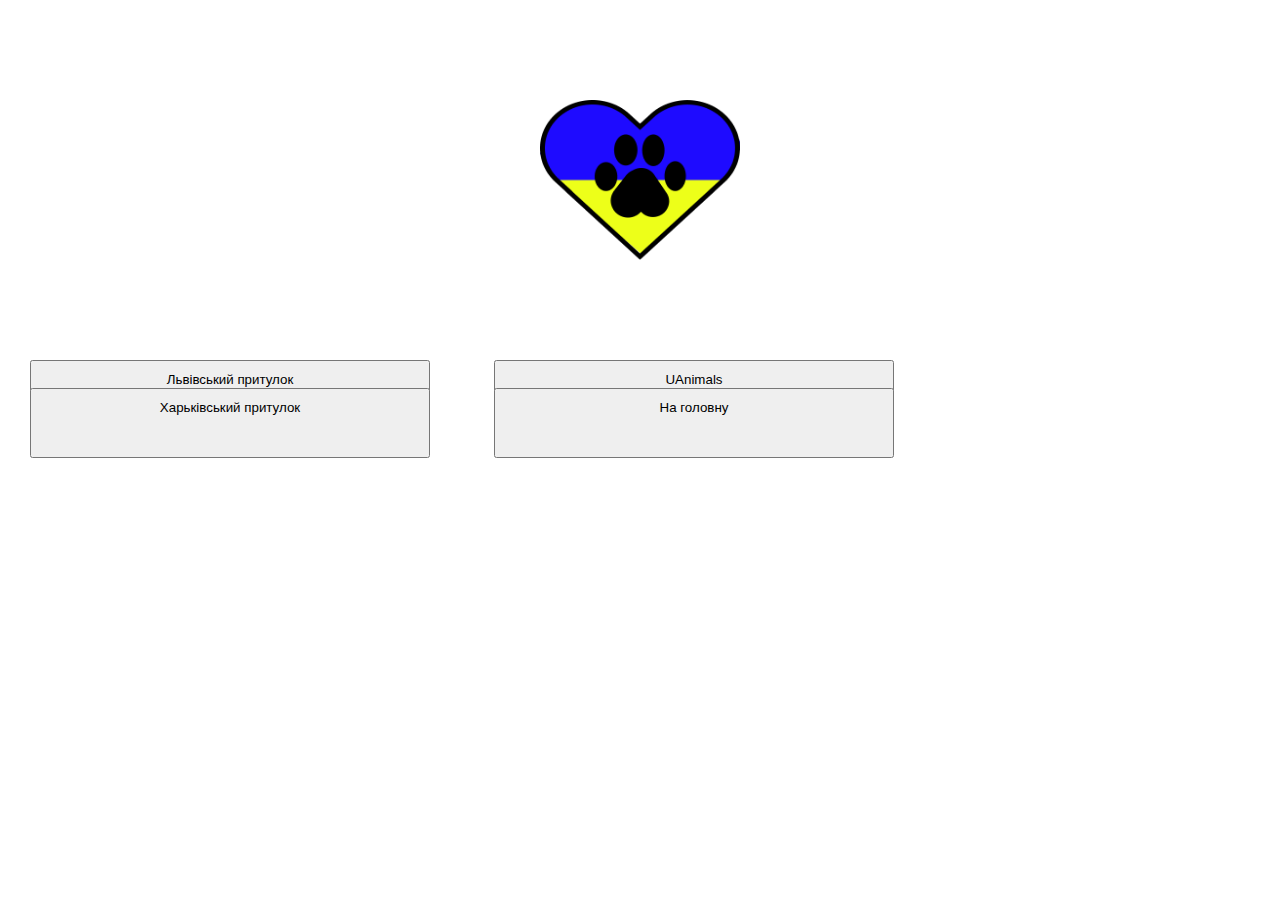
<file: indexShelters.html>
<!DOCTYPE html>
<html lang="uk">
<head>
    <meta charset="UTF-8">
    <meta http-equiv="X-UA-Compatible" content="IE=edge">
    <meta name="viewport" content="width=device-width, initial-scale=1.0">
    <title>Crimes Against Ukrainian Pets</title>
    <link href="https://cdn.jsdelivr.net/npm/bootstrap@5.0.2/dist/css/bootstrap.min.css" rel="stylesheet" integrity="sha384-EVSTQN3/azprG1Anm3QDgpJLIm9Nao0Yz1ztcQTwFspd3yD65VohhpuuCOmLASjC" crossorigin="anonymous">
    <link rel="stylesheet" href="css/styleex.css">
    <link rel="stylesheet" href="css/media.css">
    <link rel="preconnect" href="https://fonts.googleapis.com">
<link rel="preconnect" href="https://fonts.gstatic.com" crossorigin>
<link href="https://fonts.googleapis.com/css2?family=Poppins:ital,wght@1,100;1,200;1,600&display=swap" rel="stylesheet">
<link rel="preconnect" href="https://fonts.gstatic.com" crossorigin>
<link href="https://fonts.googleapis.com/css2?family=Montserrat:ital,wght@0,200;0,300;0,400;0,500;0,600;0,800;1,100;1,200;1,300;1,400;1,500;1,700&family=Poppins:ital,wght@1,100;1,200;1,600&display=swap" rel="stylesheet">


</head>
<body>


  

     <div class="logo__shelters">
      <img class=" logo"  src="icon/Untitled (14).png"  alt=""></div>
      

 


<div class="row row-cols-1 row-cols-sm-1 row-cols-md-1 row-cols-lg-1">
    
    <div class="btn-group-vertical " >
        <a href="https://www.facebook.com/groups/461999330624925" class="col" style="margin-left: auto ; margin-right: auto;"><button type="button" class="btn btn-primary col" style="width: 400px; height: 70px;">Львівський притулок</button></a>
        <a href="https://www.facebook.com/UAnimals.official/?ref=page_internal" class="col" style="margin-left: auto ; margin-right: auto;"><button type="button" class="btn btn-primary col" style="width: 400px; height: 70px; ">UAnimals</button></a>
       <a href="https://www.facebook.com/animals.kharkov/" class="col" style="margin-left: auto ; margin-right: auto;"><button type="button" class="btn btn-primary col" style="width: 400px; height: 70px;">Харьківський притулок</button></a>
       <a href="index.html" class="col" style="margin-left: auto ; margin-right: auto;"><button type="button" class="btn btn-primary col" style="width: 400px; height: 70px; ">На головну</button></a>
</div>
        
</div>


  </body>
  </html>
</file>
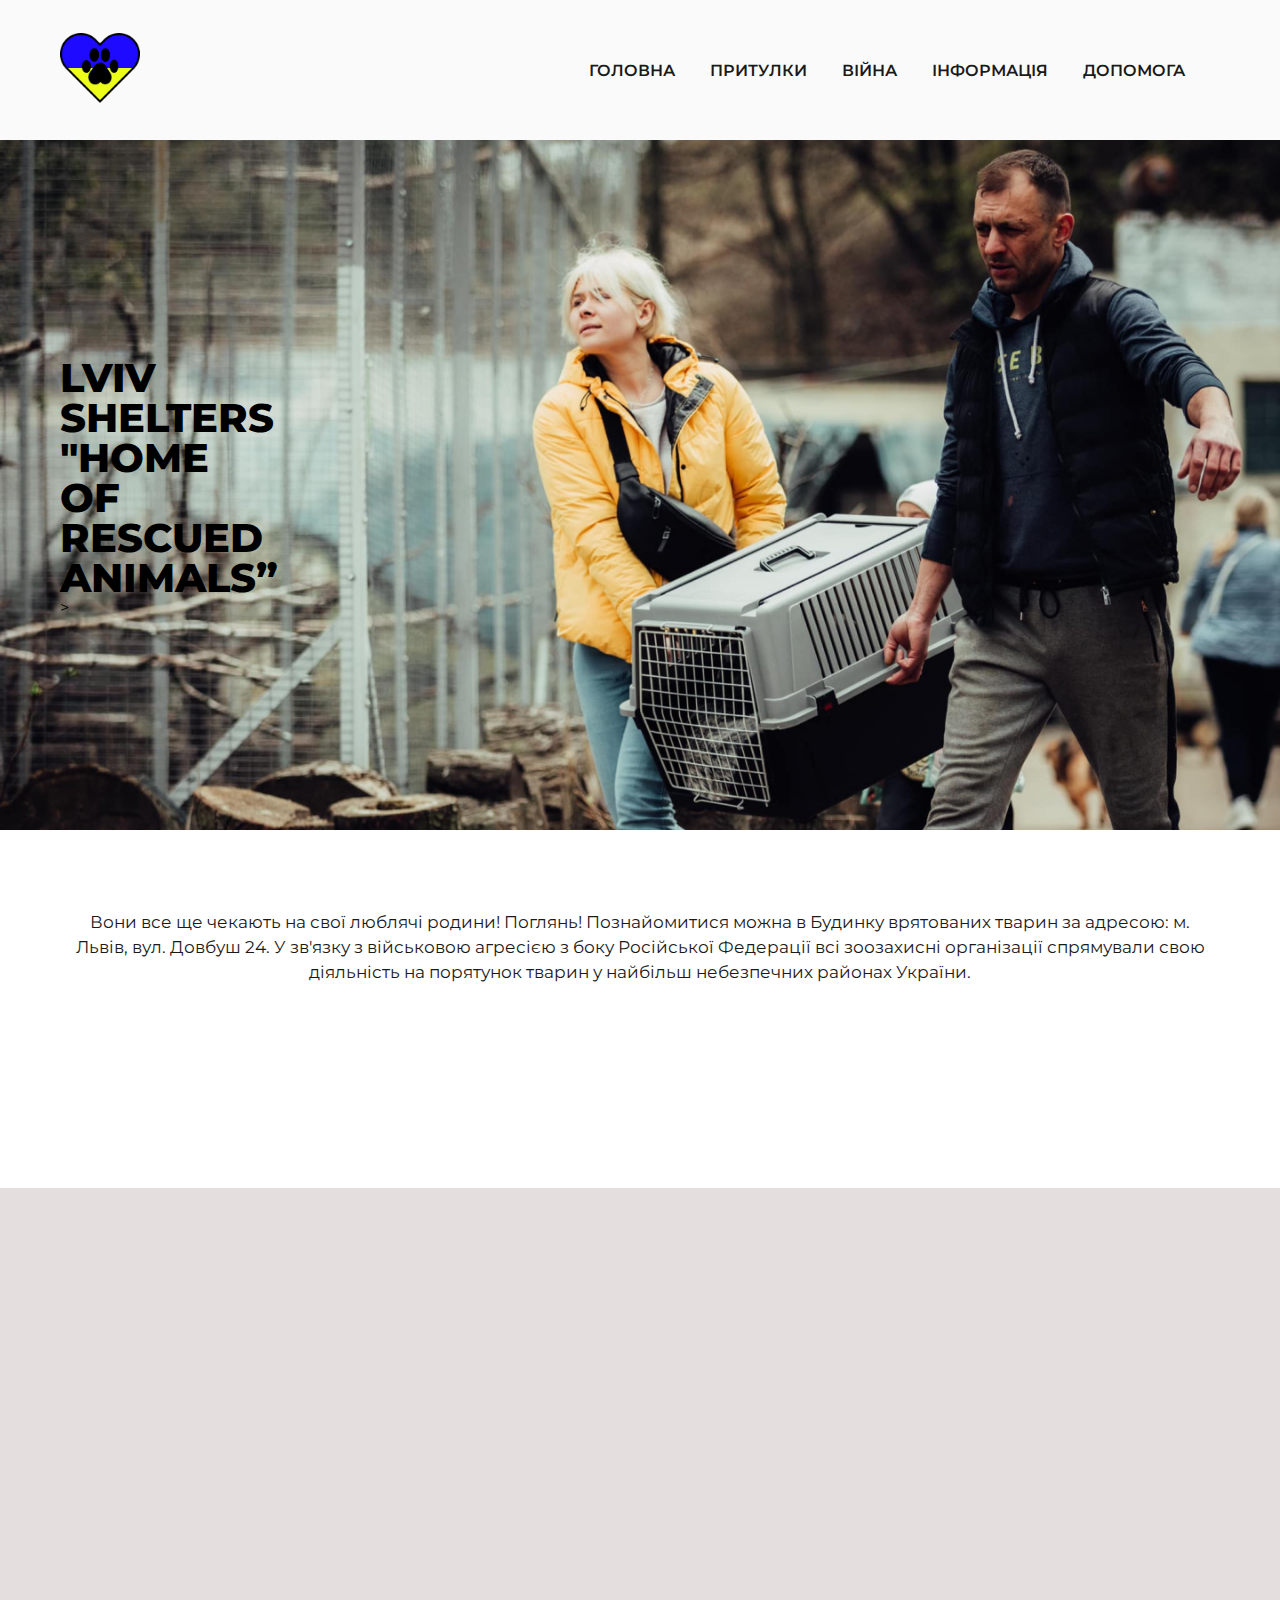
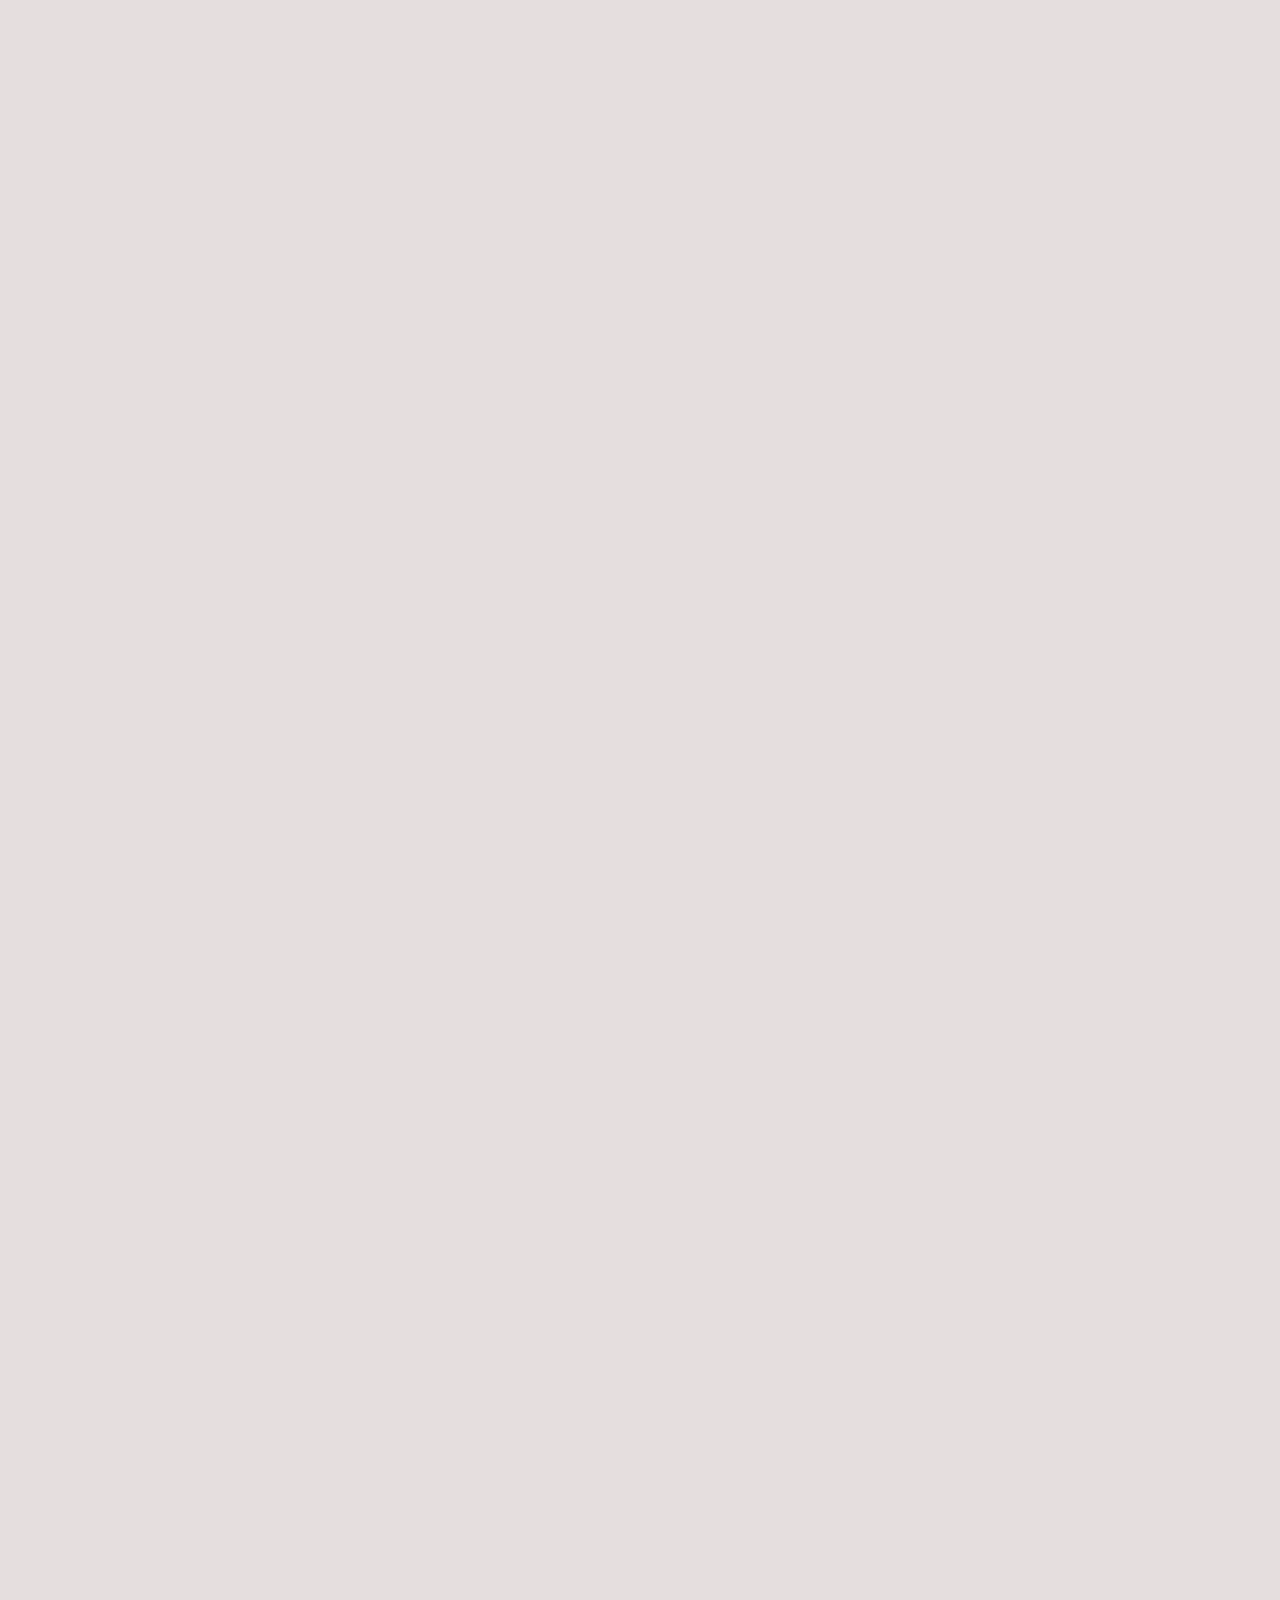
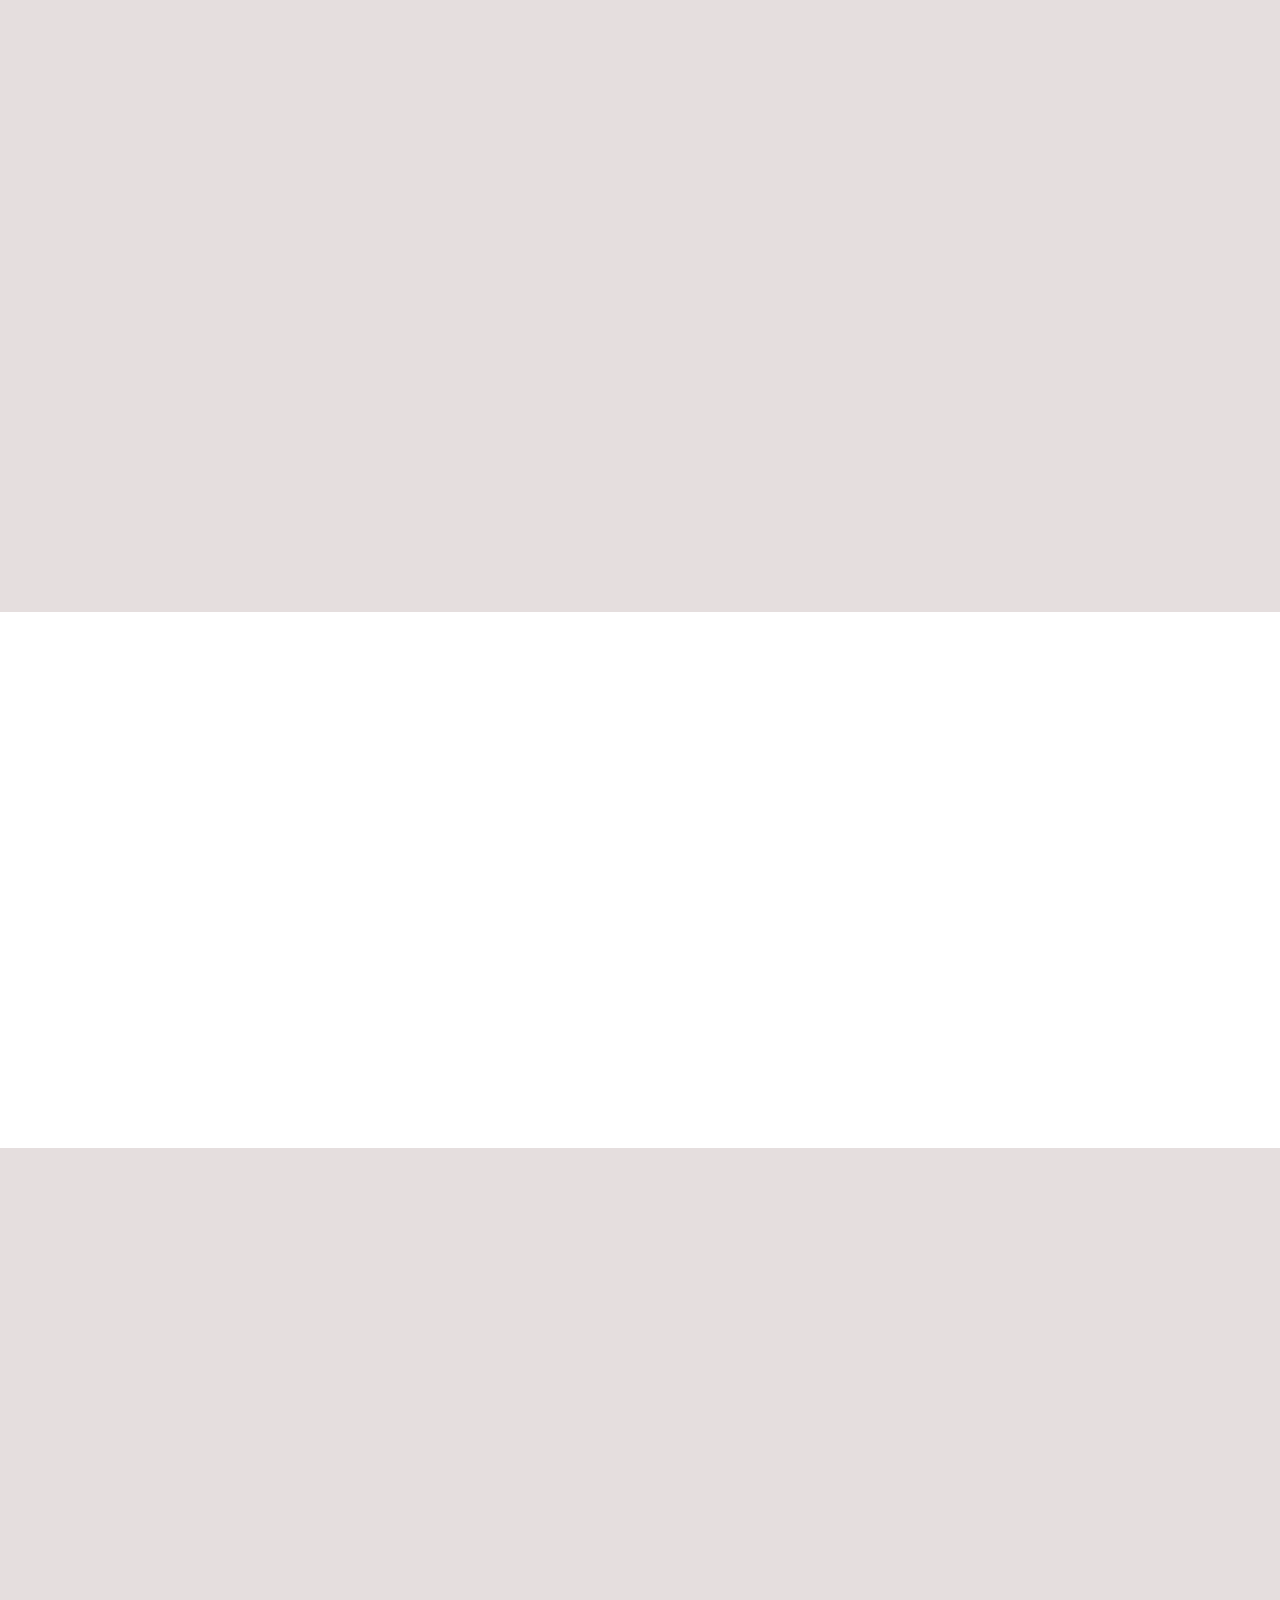
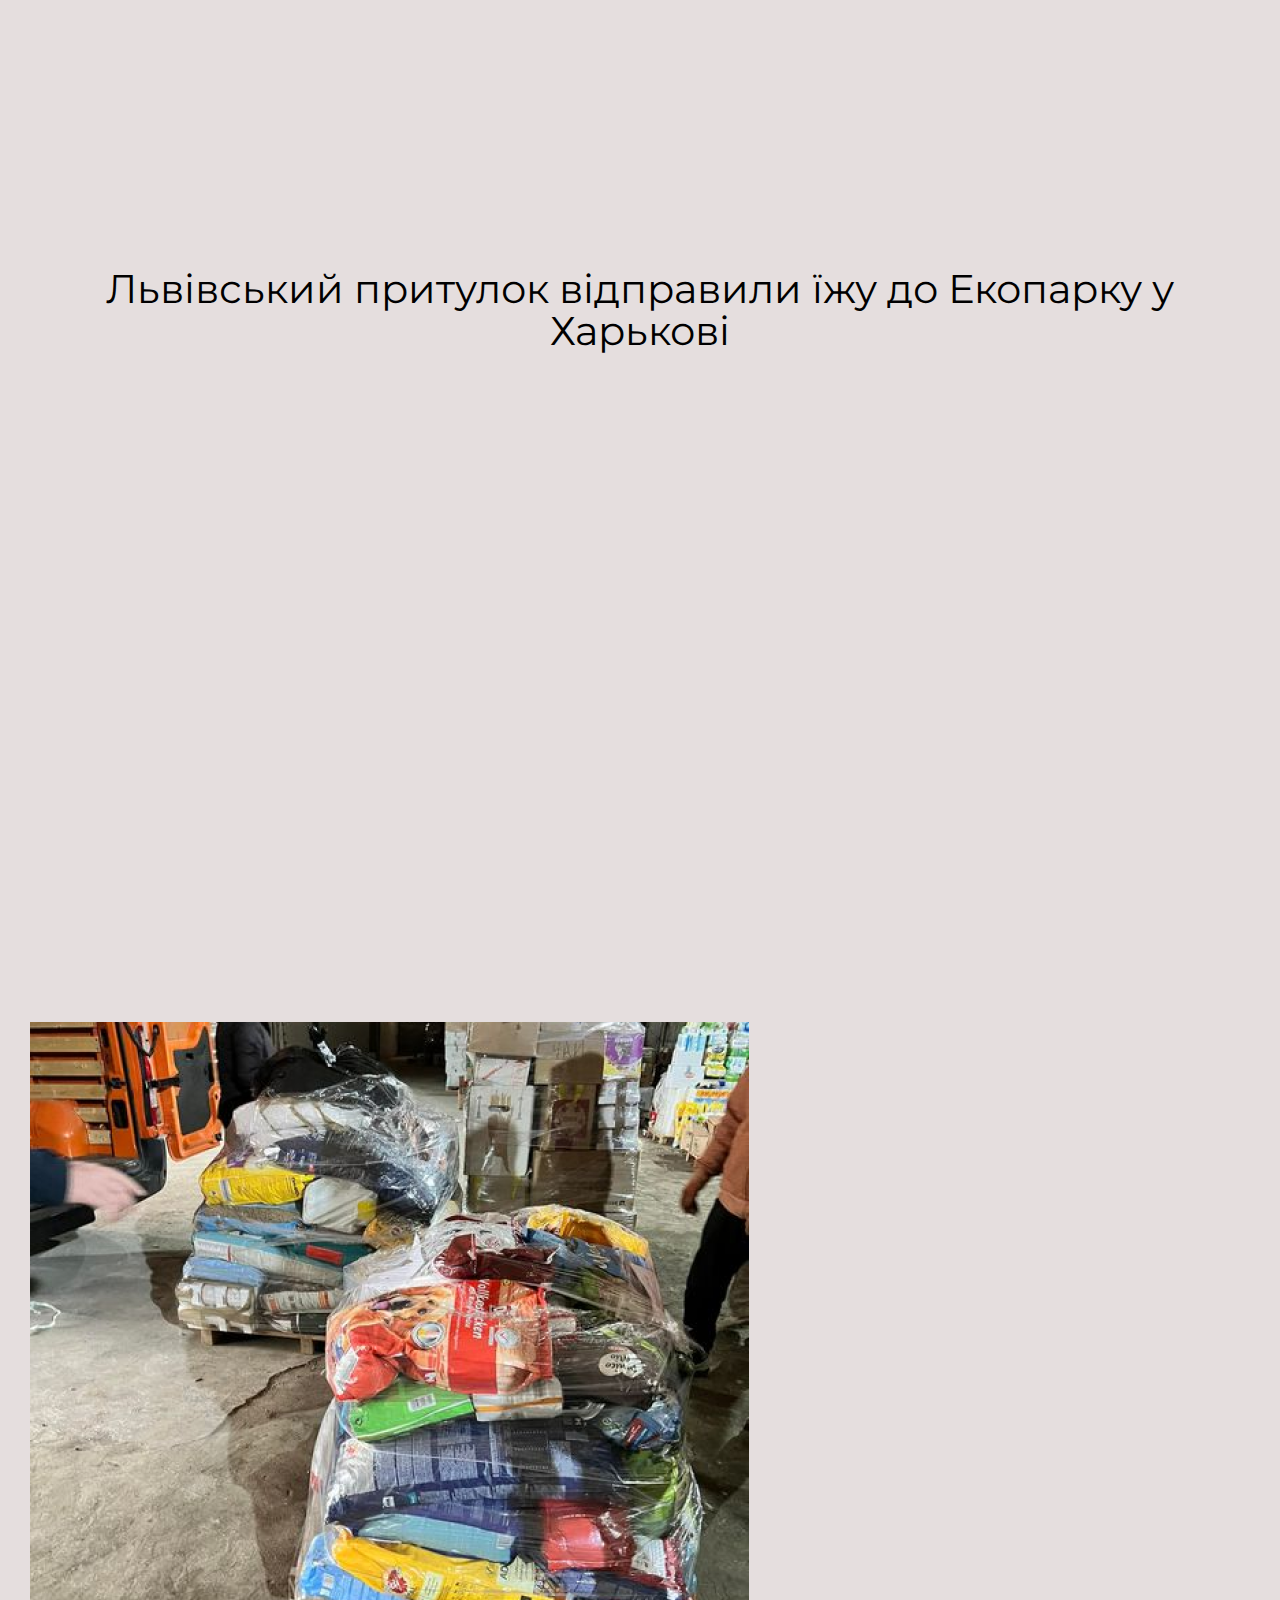
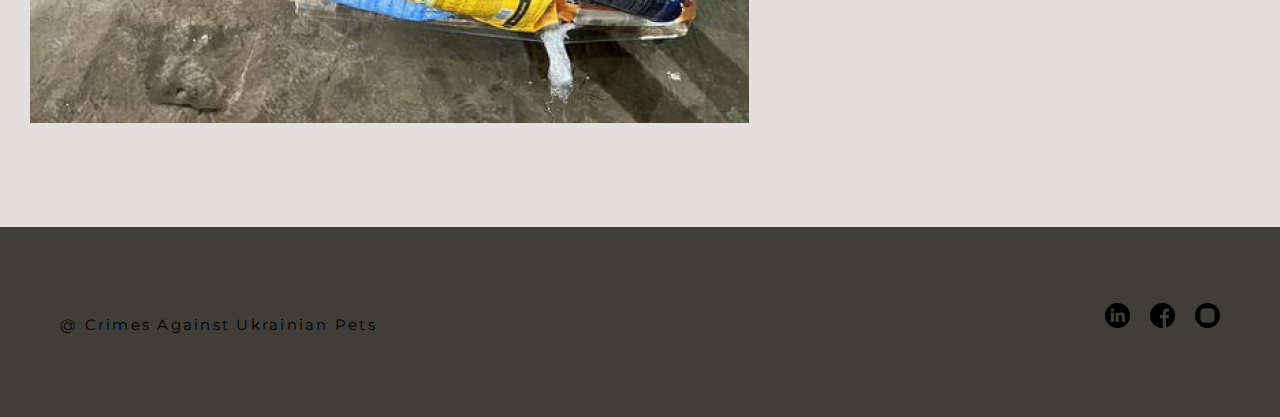
<file: indexSheltersAdopt.html>
<!DOCTYPE html>
<html lang="uk">
<head>
    <meta charset="UTF-8">
    <meta http-equiv="X-UA-Compatible" content="IE=edge">
    <meta name="viewport" content="width=device-width, initial-scale=1.0">
    <title>Crimes Against Ukrainian Pets</title>
    <link href="https://cdn.jsdelivr.net/npm/bootstrap@5.0.2/dist/css/bootstrap.min.css" rel="stylesheet" integrity="sha384-EVSTQN3/azprG1Anm3QDgpJLIm9Nao0Yz1ztcQTwFspd3yD65VohhpuuCOmLASjC" crossorigin="anonymous">
    <link rel="stylesheet" href="css/styleex.css">
    <link rel="stylesheet" href="css/ex.css">
    <link rel="stylesheet" href="css/media.css">
    <link rel="preconnect" href="https://fonts.googleapis.com">
<link rel="preconnect" href="https://fonts.gstatic.com" crossorigin>
<link href="https://fonts.googleapis.com/css2?family=Poppins:ital,wght@1,100;1,200;1,600&display=swap" rel="stylesheet">
<link rel="preconnect" href="https://fonts.gstatic.com" crossorigin>
<link href="https://fonts.googleapis.com/css2?family=Montserrat:ital,wght@0,200;0,300;0,400;0,500;0,600;0,800;1,100;1,200;1,300;1,400;1,500;1,700&family=Poppins:ital,wght@1,100;1,200;1,600&display=swap" rel="stylesheet">


</head>
<body>
    <header>
        <div class="container">
            <div class="header__wrapper">
                <div class="header__block">
                    <a href="#" class="header__logo"><img src='icon/Untitled (14).png'></a>
                </div>
                <!--/header__block-->
                <nav class="nav">
    
                    <a href="index.html" class="nav__link " >Головна</a>
                    <div class="dropdown">
                        <a href="indexShelters.html" class="nav__link plus">Притулки</a>
                        <div class="dropdown-content">
    
                            <a href="indexShelters.html">Перелік</a>
                            <a href="indexSheltersAdopt.html">Львівський притулок</a>
                            <a href="indexSheltersUA.html">UAnimals</a>
                            <a href="indexSheltersKh.html">Харківський притулок</a>
                            </div>
                        </div>
                    
                    <a href="indexWar.html" class="nav__link">Війна</a>
                    <a href="indexSheltersInform.html" class="nav__link">Інформація</a>
                    <div class="dropdown">
                    <a href="" class="nav__link plus">Допомога</a>
                    <div class="dropdown-content">
                            <a href="indexHelpUkraine.html">У межах країни</a>
                            <a href="indexHelpAboard.html">За кордоном</a>
                            </div>
                        
                            
                        </div>
                    
    
                </nav>
    
    
    
                <header class="header__xs">
                    <div class="menu-btn">
                        <span></span>
                        <span></span>
                        <span></span>
                    </div>
                </header>
            
                <div class="menu">
                    <nav>
                        <li><a href="index.html" class="nav__link__xs">Головна</a></li>
                        <li><a href="indexShelters.html" class="nav__link__xs">Перелік притулків</a></li>
                        <li><a href="indexSheltersAdopt.html" class="nav__link__xs">Львівський притулок</a></li>
                        <li><a href="indexSheltersUA.html" class="nav__link__xs"> UAnials</a></li>
                        <li><a href="indexSheltersKh.html" class="nav__link__xs">Харківський притулок</a></li>
                        <li><a href="indexWar.html" class="nav__link__xs">Війна</a></li>
                        <li><a href="indexHelpUkraine.html" class="nav__link__xs"> Допомога тваринам в Україні</a></li>
                        <li><a href="indexHelpAboard.html" class="nav__link__xs"> Допомога тваринам за кордоном </a></li>
            
                        
                    </nav>
                </div>
            
             
                
            </div>
            <!--/header__wrapper-->
        </div>
        <!--/container-->
      </header>
    

  <section class="intro3">
    <div class="container">
        <div class="intro__content">
            <div class="intro__block">
            <div class="intro__title " style="padding-top: 50px;">Lviv shelters "Home of rescued animals”</div>>
          
            
        </div>
        </div>
    </div>

</section>


<div class="container">
<div class="block__title__min">
   <p class="paragraph1 "> Вони все ще чекають на свої люблячі родини! Поглянь!
    Познайомитися можна в Будинку врятованих тварин за адресою: м. Львів, вул. Довбуш 24. У зв'язку з військовою агресією з боку Російської Федерації всі зоозахисні організації спрямували свою діяльність на порятунок тварин у найбільш небезпечних районах України.</p></div>
    

<p class="text__min__Lviv element-animation">
    <a href="https://www.facebook.com/groups/461999330624925" > ДЕТАЛЬНІШЕ</a>
</p>
</div>


<div class="container__help" >
    <div class="text__story element-animation">
    <div class="row row-cols-1 row-cols-sm-1 row-cols-md-3 row-cols-lg-3">
        <img class="col" src="img/story1.png" alt="">
        <div class="col"><p class="touching__story">Зворушлива історія</p></div>
        <img class="col" src="img/story2.png" alt="">
    </div>
    </div>
    </div>

<div class="container">
    <div class=" element-animation">
        <p class="paragraph1 element-animation">
            Сьогодні, а мабуть, і завжди Львів є центром волонтерської роботи. Зараз у місті відкривають сотні об’єктів допомоги. UAnimals не виняток. Вони про це не кричать з усіх «залізок». Але про них знають навіть на інших континентах, тому приїжджають волонтери з усього світу.</p>
<p class="paragraph1" >Але одна історія, історія однієї людини нас особливо зворушила. Цього відважного хлопця звуть Джефф. Він часто їздить іншими містами України, допомагає чим може. Але саме в нашому Домі він залишив своє серце.</p>
<p class="paragraph1">Кілька тижнів тому люди врятували собаку з Ірпіня. Пес дуже злякався, отримав струс мозку. Коли волонтери підійшли до неї, вона почала кусатися. Вони навіть не знали, як до неї підійти. Але Джефф прийшов, побачив ту саму собаку і сказав, що він повинен щось робити. І вже багато днів він приходить і сидить з нею. Він читає їй книжку. І навіть дав їй ім’я. Валена.
    Найбільше нас вразило те, що він був готовий забрати її і дати їй нове життя. Тож зараз ми активно шукаємо людину чи організацію, яка може допомогти. Бо Америці потрібні зовсім інші документи.
</p>    
</div>
</div>


<div class="container__help">

    <div class="row row-cols-1 row-cols-sm-2 row-cols-md-2 row-cols-lg-2">
    <div class="col"><p class="touching__story">
        Львівський притулок відправили їжу до Екопарку у Харькові
    </p></div>
    <img class="col" src="img/helps.png">
        </div>
</div>
</div>

<footer>
    <div class="container">
        <div class="footer__wrapper">
            <p class="copyright">@ Crimes Against Ukrainian Pets</p>
            <div class="footer__soc">
                <a href="https://www.instagram.com/crimes_against_ukrainian_pets/" class="footer__soc__link"><img src="img/Vector.png"></a>
                <a href="https://m.facebook.com/home.php?ref=m_nux_wizard&_rdr" class="footer__soc__link"><img src="img/Vector (1).png"></a>
                <a href="https://t.me/crimes_against_uk_pets" class="footer__soc__link"><img src="img/Vector (2).png"></a>
            </div>
        </div>
    </div>
</footer>



<script src="script.js"></script>
<script src="ex.js" ></script>
<script src="exexex.js"></script>
</body>
</html>
</file>
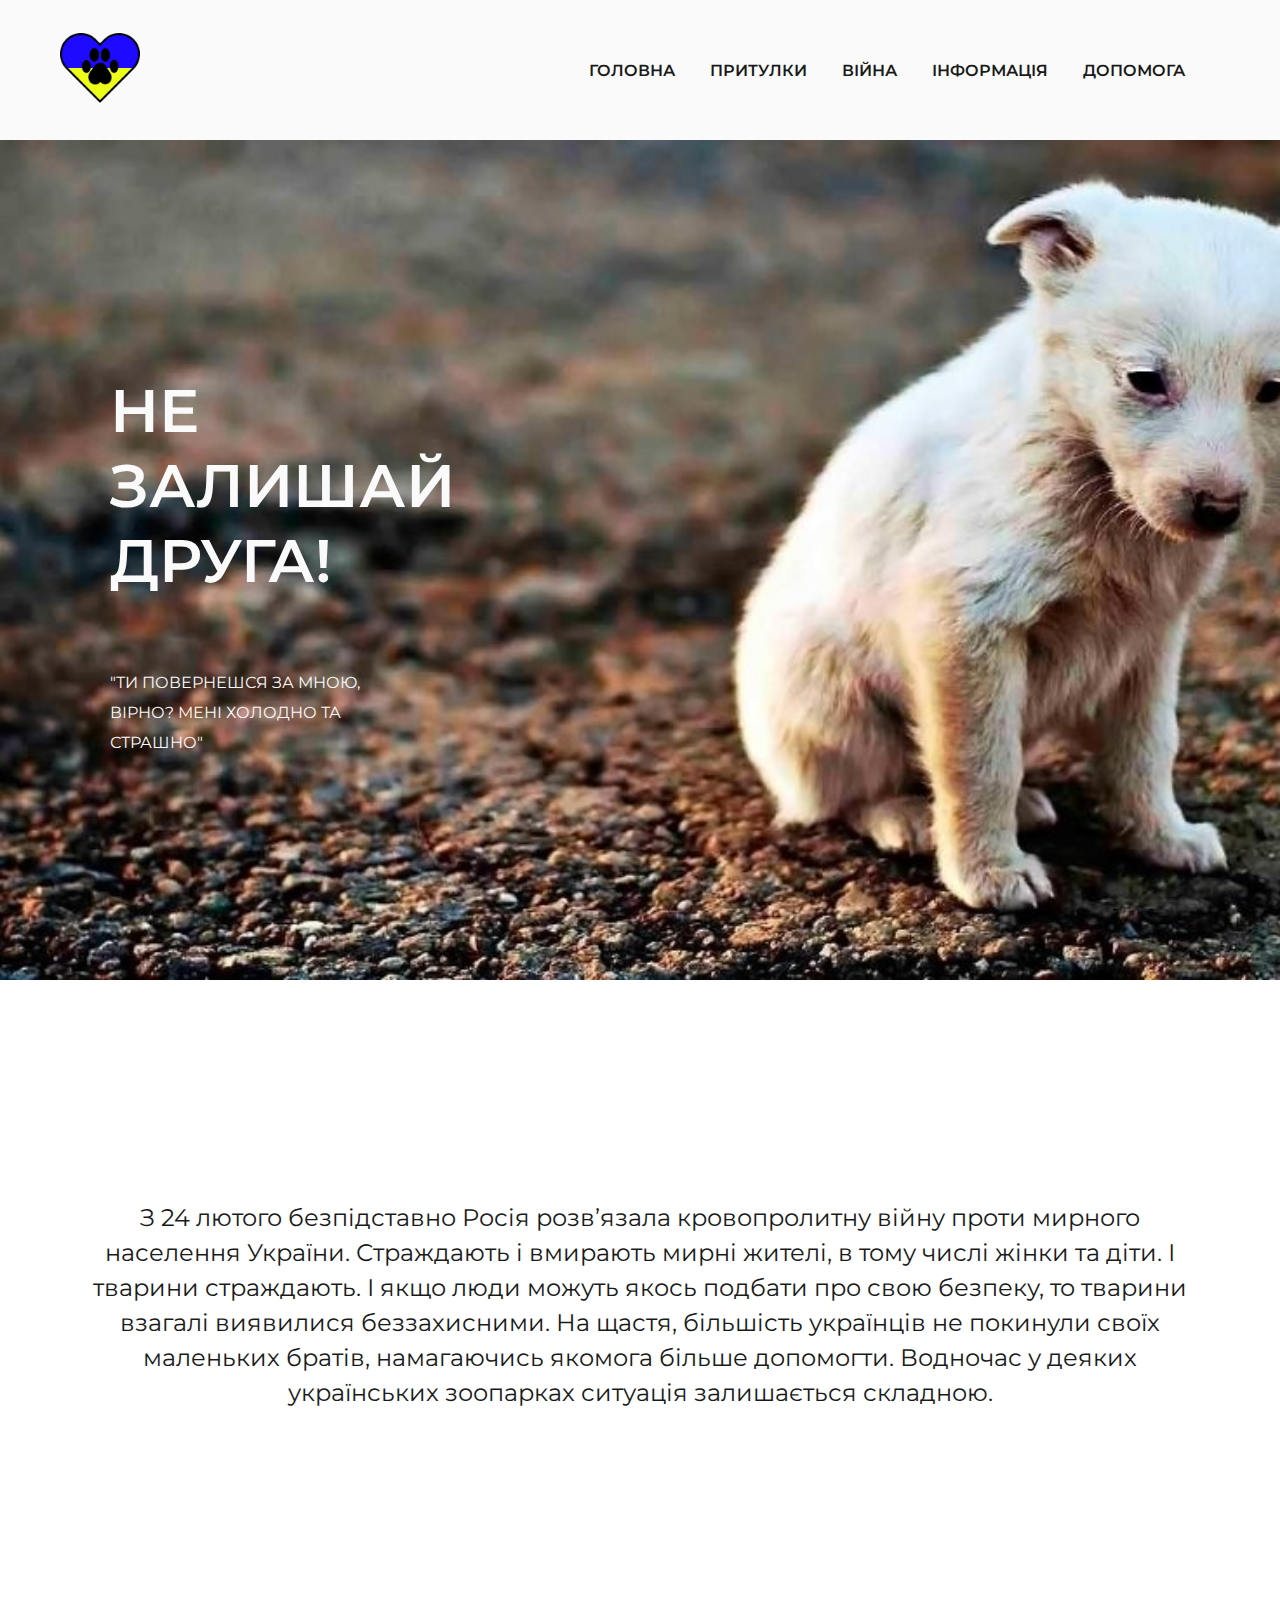
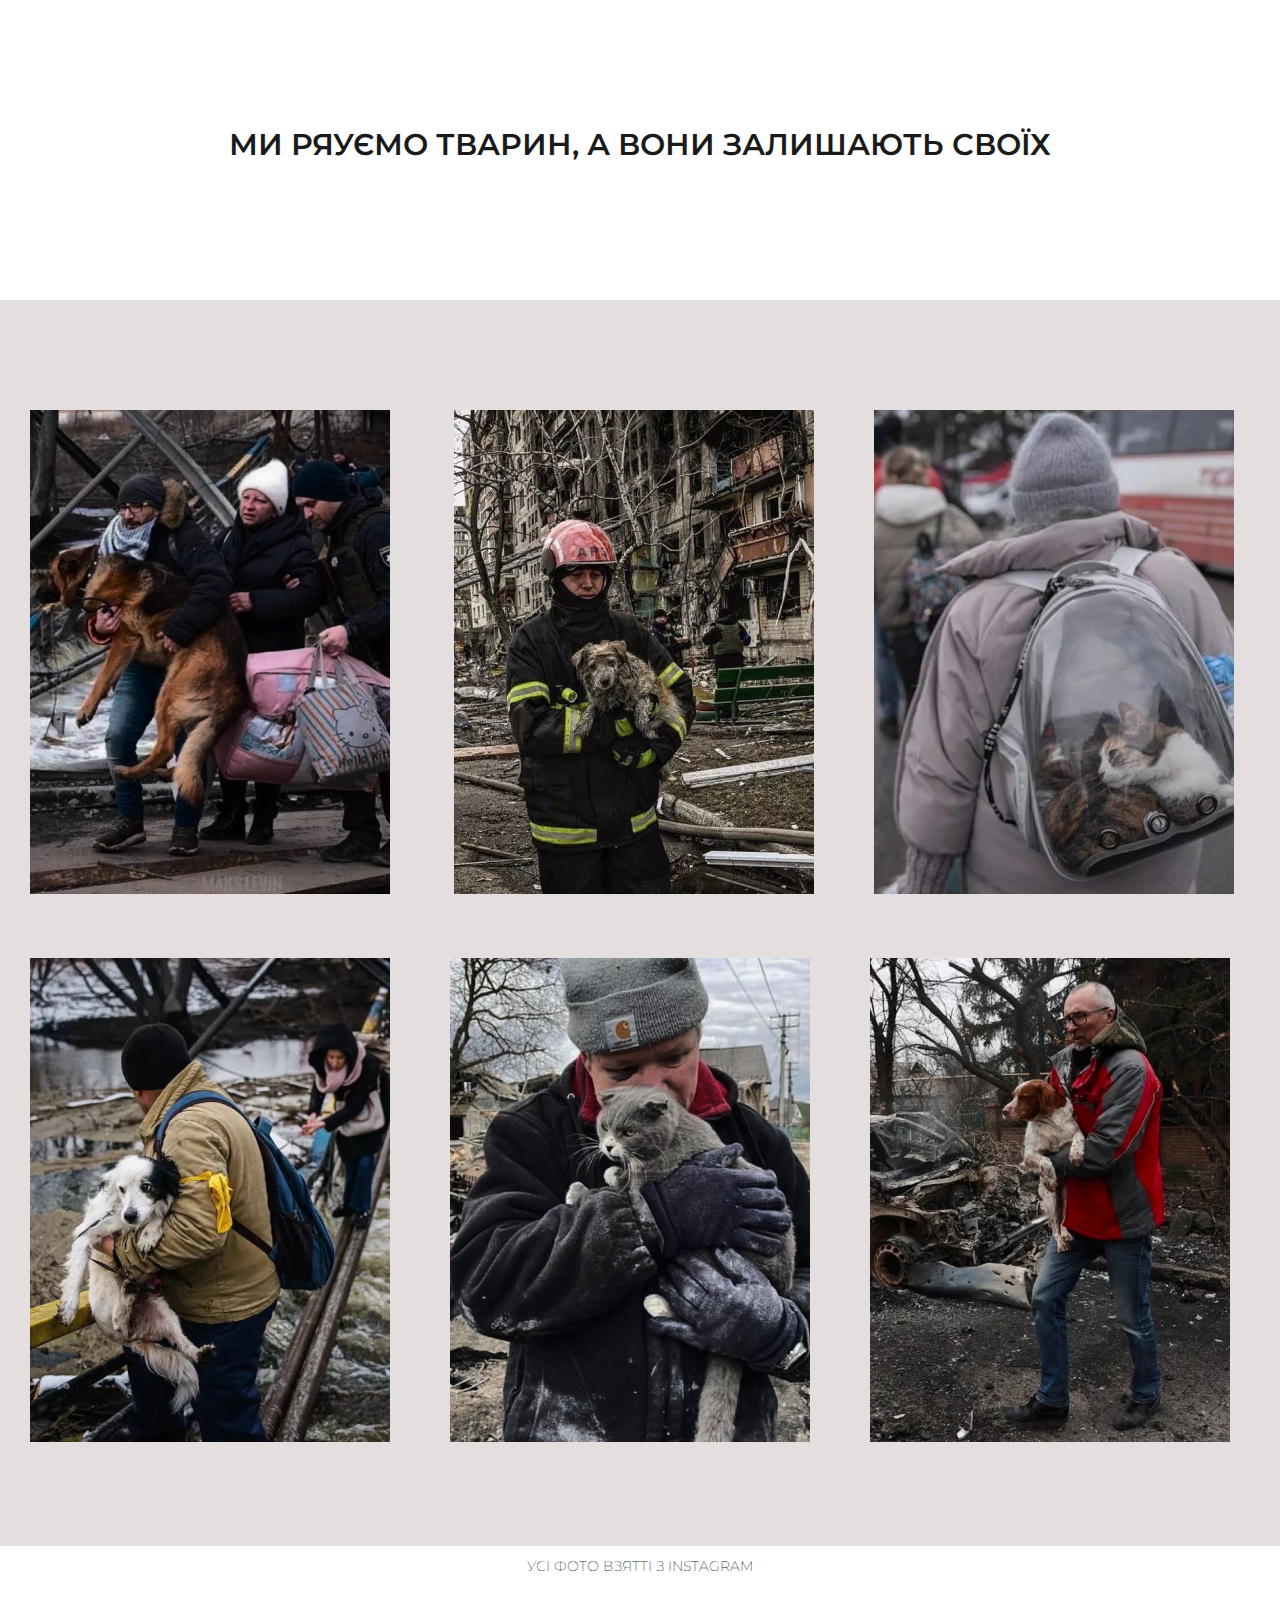
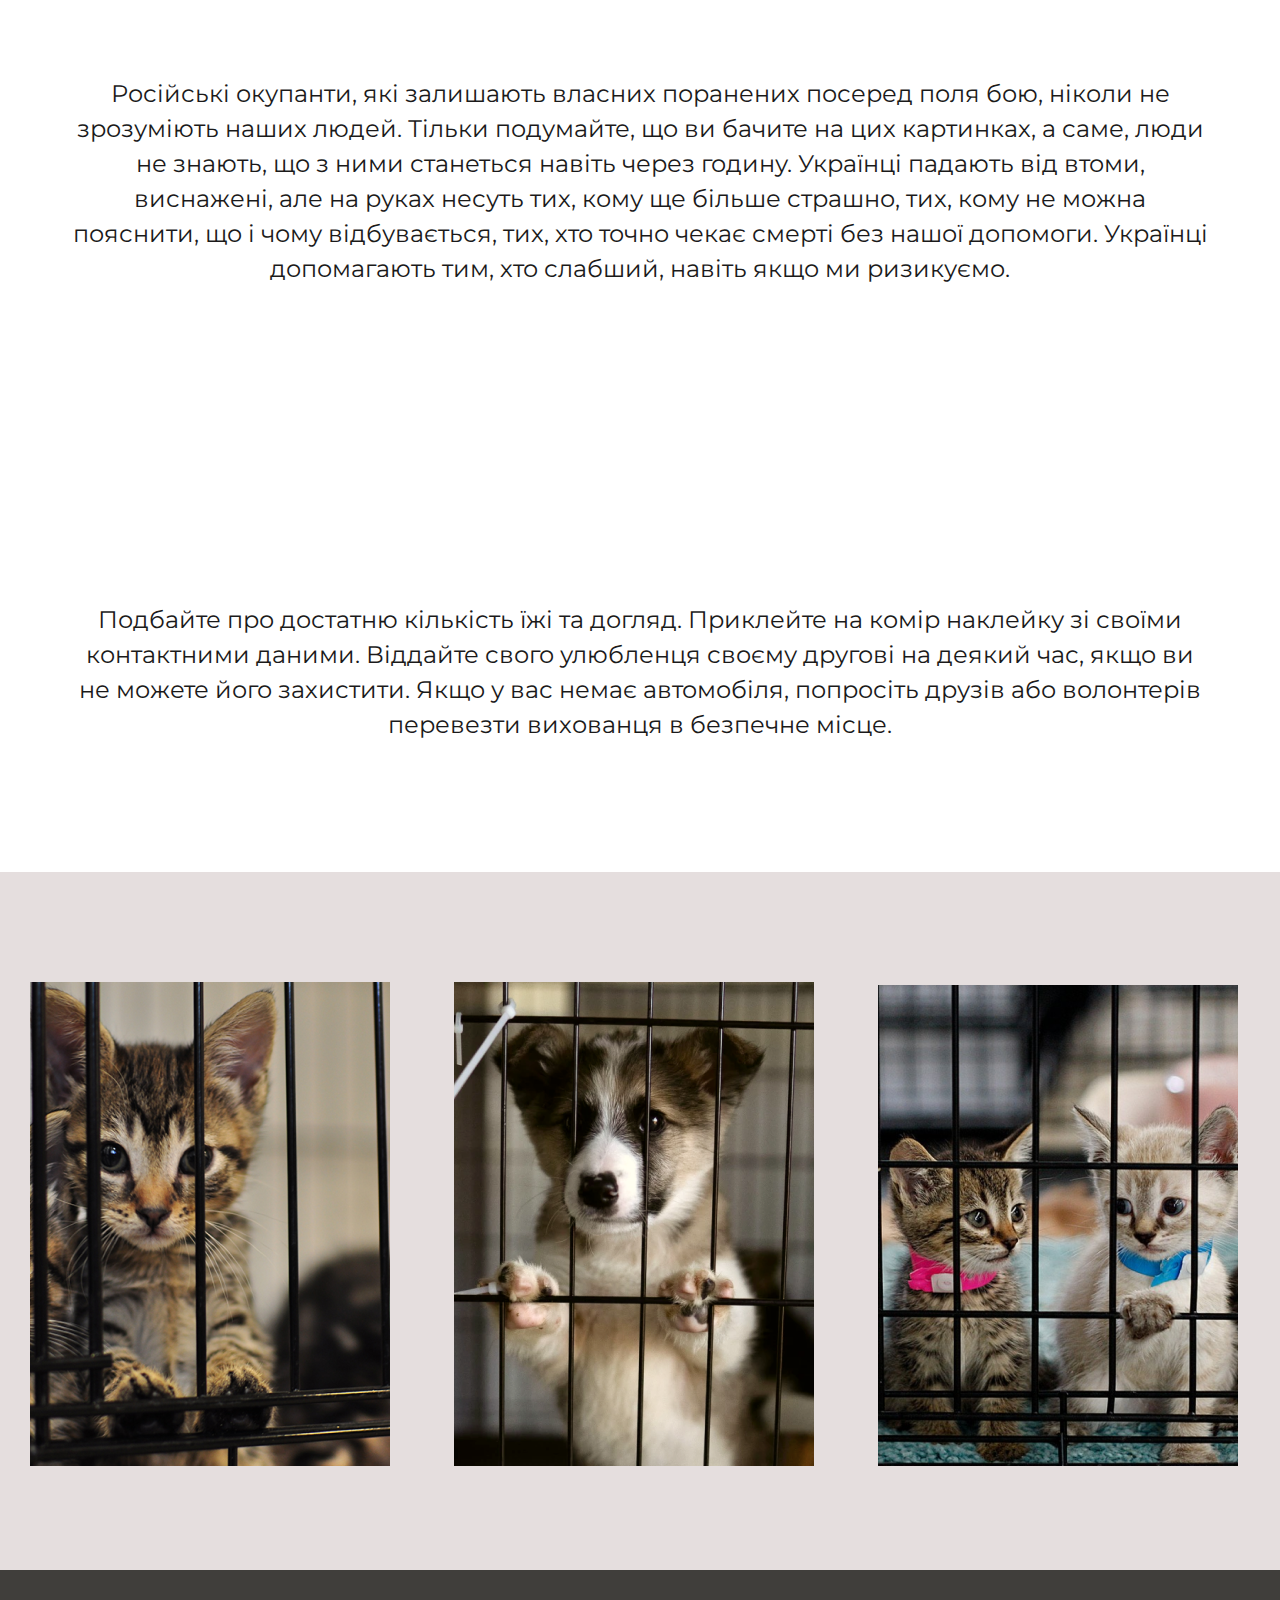
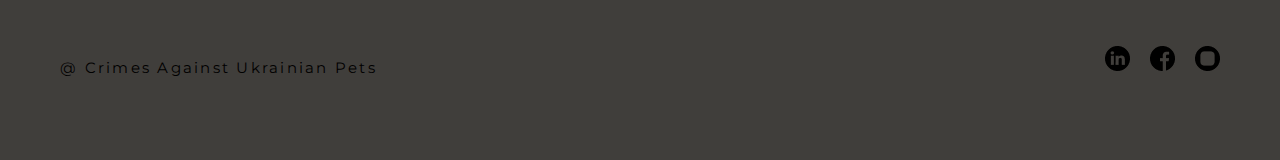
<file: indexSheltersInform.html>
<!DOCTYPE html>
<html lang="uk">
<head>
    <meta charset="UTF-8">
    <meta http-equiv="X-UA-Compatible" content="IE=edge">
    <meta name="viewport" content="width=device-width, initial-scale=1.0">
    <title>Crimes Against Ukrainian Pets</title>
    <link href="https://cdn.jsdelivr.net/npm/bootstrap@5.0.2/dist/css/bootstrap.min.css" rel="stylesheet" integrity="sha384-EVSTQN3/azprG1Anm3QDgpJLIm9Nao0Yz1ztcQTwFspd3yD65VohhpuuCOmLASjC" crossorigin="anonymous">
    <link rel="stylesheet" href="css/styleex.css">
    <link rel="stylesheet" href="css/ex.css">
    <link rel="stylesheet" href="css/media.css">
    <link rel="preconnect" href="https://fonts.googleapis.com">
<link rel="preconnect" href="https://fonts.gstatic.com" crossorigin>
<link href="https://fonts.googleapis.com/css2?family=Poppins:ital,wght@1,100;1,200;1,600&display=swap" rel="stylesheet">
<link rel="preconnect" href="https://fonts.gstatic.com" crossorigin>
<link href="https://fonts.googleapis.com/css2?family=Montserrat:ital,wght@0,200;0,300;0,400;0,500;0,600;0,800;1,100;1,200;1,300;1,400;1,500;1,700&family=Poppins:ital,wght@1,100;1,200;1,600&display=swap" rel="stylesheet">


<header>
    <div class="container">
        <div class="header__wrapper">
            <div class="header__block">
                <a href="#" class="header__logo"><img src='icon/Untitled (14).png'></a>
            </div>
            <!--/header__block-->
            <nav class="nav">

                <a href="index.html" class="nav__link " >Головна</a>
                <div class="dropdown">
                    <a href="indexShelters.html" class="nav__link plus">Притулки</a>
                    <div class="dropdown-content">

                        <a href="indexShelters.html">Перелік</a>
                        <a href="indexSheltersAdopt.html">Львівський притулок</a>
                        <a href="indexSheltersUA.html">UAnimals</a>
                        <a href="indexSheltersKh.html">Харківський притулок</a>
                        </div>
                    </div>
                
                <a href="indexWar.html" class="nav__link">Війна</a>
                <a href="indexSheltersInform.html" class="nav__link">Інформація</a>
                <div class="dropdown">
                <a href="" class="nav__link plus">Допомога</a>
                <div class="dropdown-content">
                        <a href="indexHelpUkraine.html">У межах країни</a>
                        <a href="indexHelpAboard.html">За кордоном</a>
                        </div>
                    
                        
                    </div>
                

            </nav>



            <header class="header__xs">
                <div class="menu-btn">
                    <span></span>
                    <span></span>
                    <span></span>
                </div>
            </header>
        
            <div class="menu">
                <nav>
                    <li><a href="index.html" class="nav__link__xs">Головна</a></li>
                    <li><a href="indexShelters.html" class="nav__link__xs">Перелік притулків</a></li>
                    <li><a href="indexSheltersAdopt.html" class="nav__link__xs">Львівський притулок</a></li>
                    <li><a href="indexSheltersUA.html" class="nav__link__xs"> UAnials</a></li>
                    <li><a href="indexSheltersKh.html" class="nav__link__xs">Харківський притулок</a></li>
                    <li><a href="indexWar.html" class="nav__link__xs">Війна</a></li>
                    <li><a href="indexHelpUkraine.html" class="nav__link__xs"> Допомога тваринам в Україні</a></li>
                    <li><a href="indexHelpAboard.html" class="nav__link__xs"> Допомога тваринам за кордоном </a></li>
        
                    
                </nav>
            </div>
        
          
            
        </div>
        <!--/header__wrapper-->
    </div>
    <!--/container-->
  </header>



  <section class="intro__inform">
    <div class="container">
        <div class="intro__content1">
            <div class="intro__block1">
            <h1 class="intro__title1 " >Не залишай друга!</h1>
            <div class="intro__title__min1 ">
                "ТИ ПОВЕРНЕШСЯ ЗА МНОЮ, ВІРНО? МЕНІ ХОЛОДНО ТА СТРАШНО"
            </div>
            
        </div>
        </div>
    </div>

    </section>

    <section>
       <div class="container">
           <div class="inf__text">
               <div class="inf__text__min">
                З 24 лютого безпідставно Росія розв’язала кровопролитну війну проти мирного населення України. Страждають і вмирають мирні жителі, в тому числі жінки та діти. І тварини страждають. І якщо люди можуть якось подбати про свою безпеку, то тварини взагалі виявилися беззахисними. На щастя, більшість українців не покинули своїх маленьких братів, намагаючись якомога більше допомогти. Водночас у деяких українських зоопарках ситуація залишається складною.
               </div>
           </div>
       </div>

    </section>

<div class="container">
    <div class="text__help__evacuating ">
        Ми ряуємо тварин, а вони залишають своїх
    </div>
    </div>
    <div class="container__help">
        
            <div class="row row-cols-1 row-cols-sm-2 row-cols-md-2 row-cols-lg-3">
                <img class="col" src="img/help1.png" alt="">
                <img class="col" src="img/help2.png" alt=""><img class="col" src="img/help3.png" alt="">
                <img class="col" src="img/help4.png" alt=""><img class="col" src="img/help5.png" alt=""><img class="col" src="img/help.png" alt="">
            </div>
           
        </div>
        <p class="source">
            Усі фото взятті з <a>Instagram</a>
        </p>
        <div class="container">
        <div class="addition__help">
            Російські окупанти, які залишають власних поранених посеред поля бою, ніколи не зрозуміють наших людей. Тільки подумайте, що ви бачите на цих картинках, а саме, люди не знають, що з ними станеться навіть через годину. Українці падають від втоми, виснажені, але на руках несуть тих, кому ще більше страшно, тих, кому не можна пояснити, що і чому відбувається, тих, хто точно чекає смерті без нашої допомоги. Українці допомагають тим, хто слабший, навіть якщо ми ризикуємо.
        </div>
        </div>
        <div class="help__police">

          
      
                <div class="title__shelters element-animation" style="margin-top: 50px;"> Внаслідок евакуації поліція закликала не залишати домашніх тварин</div>
                <div class="container">
                <div class="addition__help">
                    Подбайте про достатню кількість їжі та догляд.
                    Приклейте на комір наклейку зі своїми контактними даними.
                    Віддайте свого улюбленця своєму другові на деякий час, якщо ви не можете його захистити.
                    Якщо у вас немає автомобіля, попросіть друзів або волонтерів перевезти вихованця в безпечне місце.
                        
                        </div>
                </div>
            </div>

               
            <div class="container__help ">
            <div class="row row-cols-1 row-cols-sm-1 row-cols-md-3 row-cols-lg-3">
                <img class="col" src="img/shelt1.png" alt="">
                <img class="col" src="img/shelt2.png" alt="">
                <img class="col" src="img/shelt3.png" alt="">
            </div>


            </div>
            <footer>
                <div class="container">
                    <div class="footer__wrapper">
                        <p class="copyright">@ Crimes Against Ukrainian Pets</p>
                        <div class="footer__soc">
                            <a href="https://www.instagram.com/crimes_against_ukrainian_pets/" class="footer__soc__link"><img src="img/Vector.png"></a>
                            <a href="https://m.facebook.com/home.php?ref=m_nux_wizard&_rdr" class="footer__soc__link"><img src="img/Vector (1).png"></a>
                            <a href="https://t.me/crimes_against_uk_pets" class="footer__soc__link"><img src="img/Vector (2).png"></a>
                        </div>
                    </div>
                </div>
            </footer>

            

            <script src="script.js"></script>
            <script src="ex.js" ></script>
            <script src="exexex.js"></script>
            
  </body>
  </html>
</file>
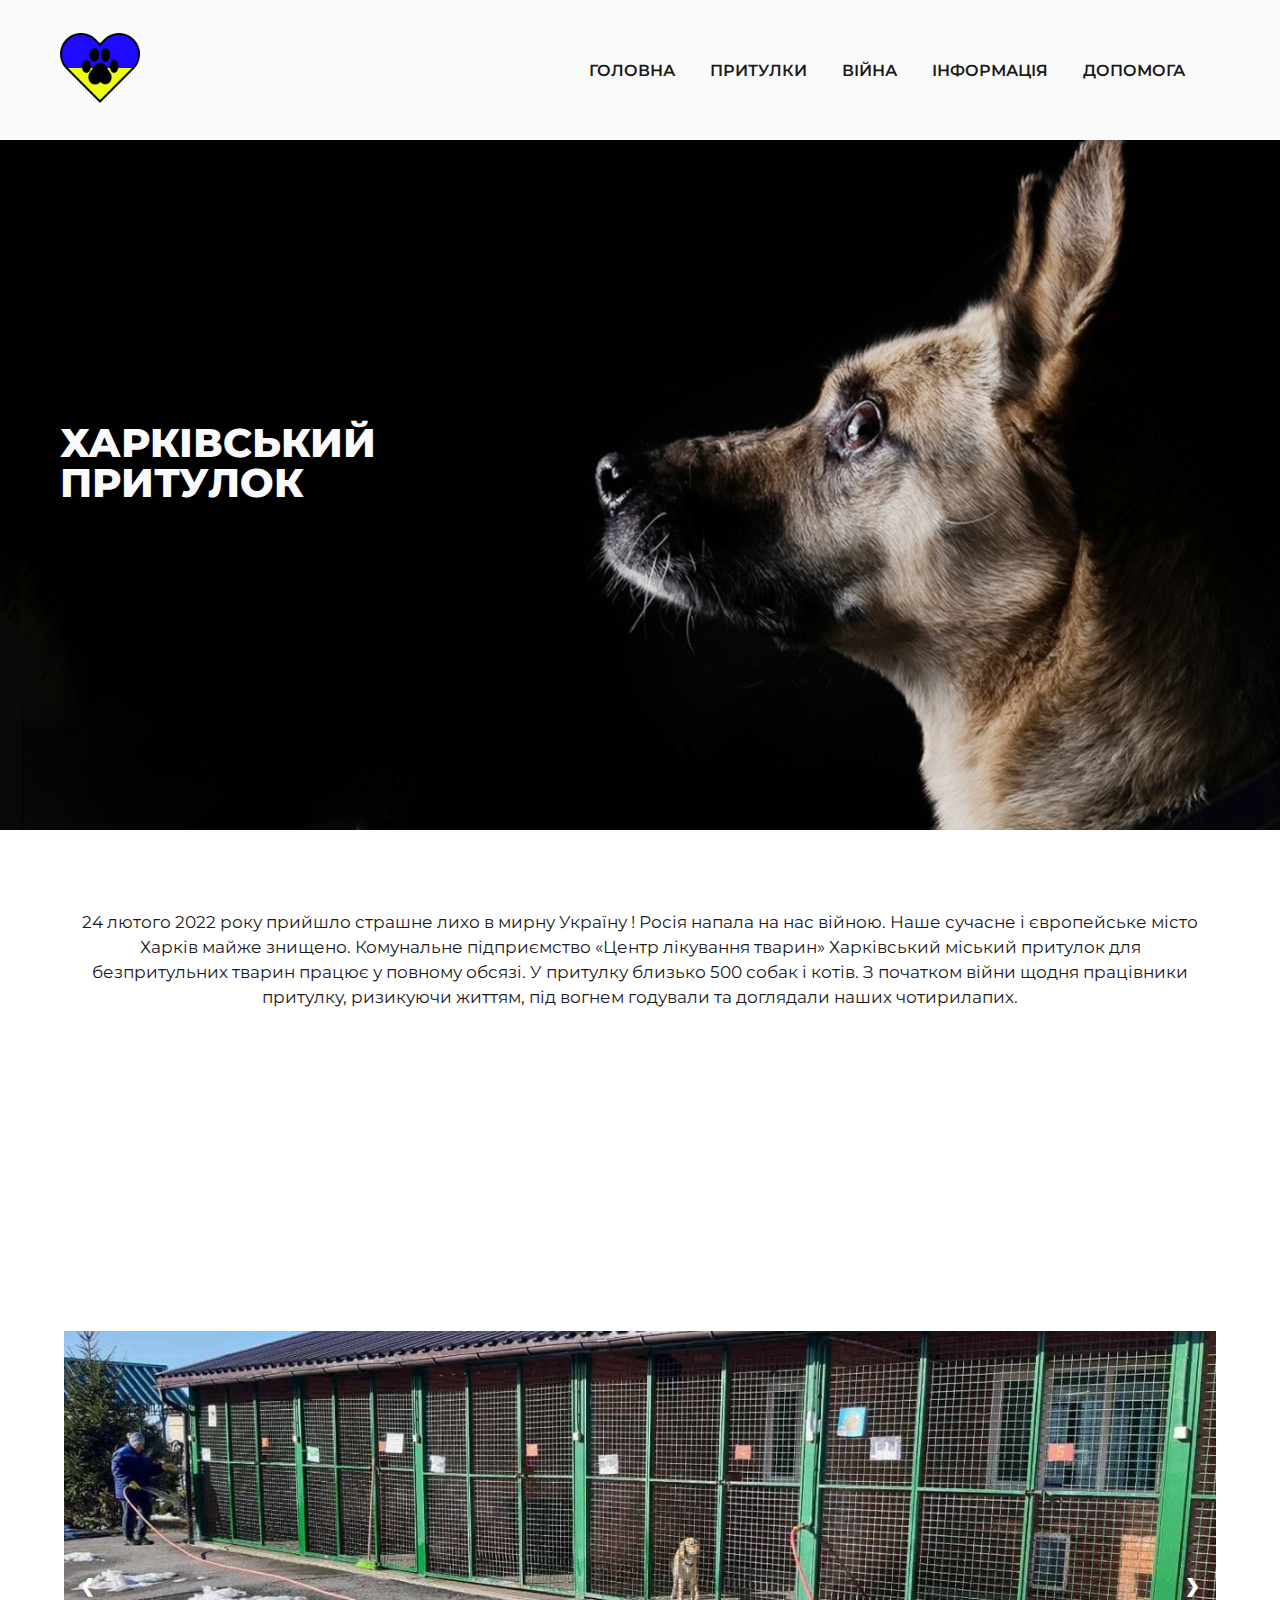
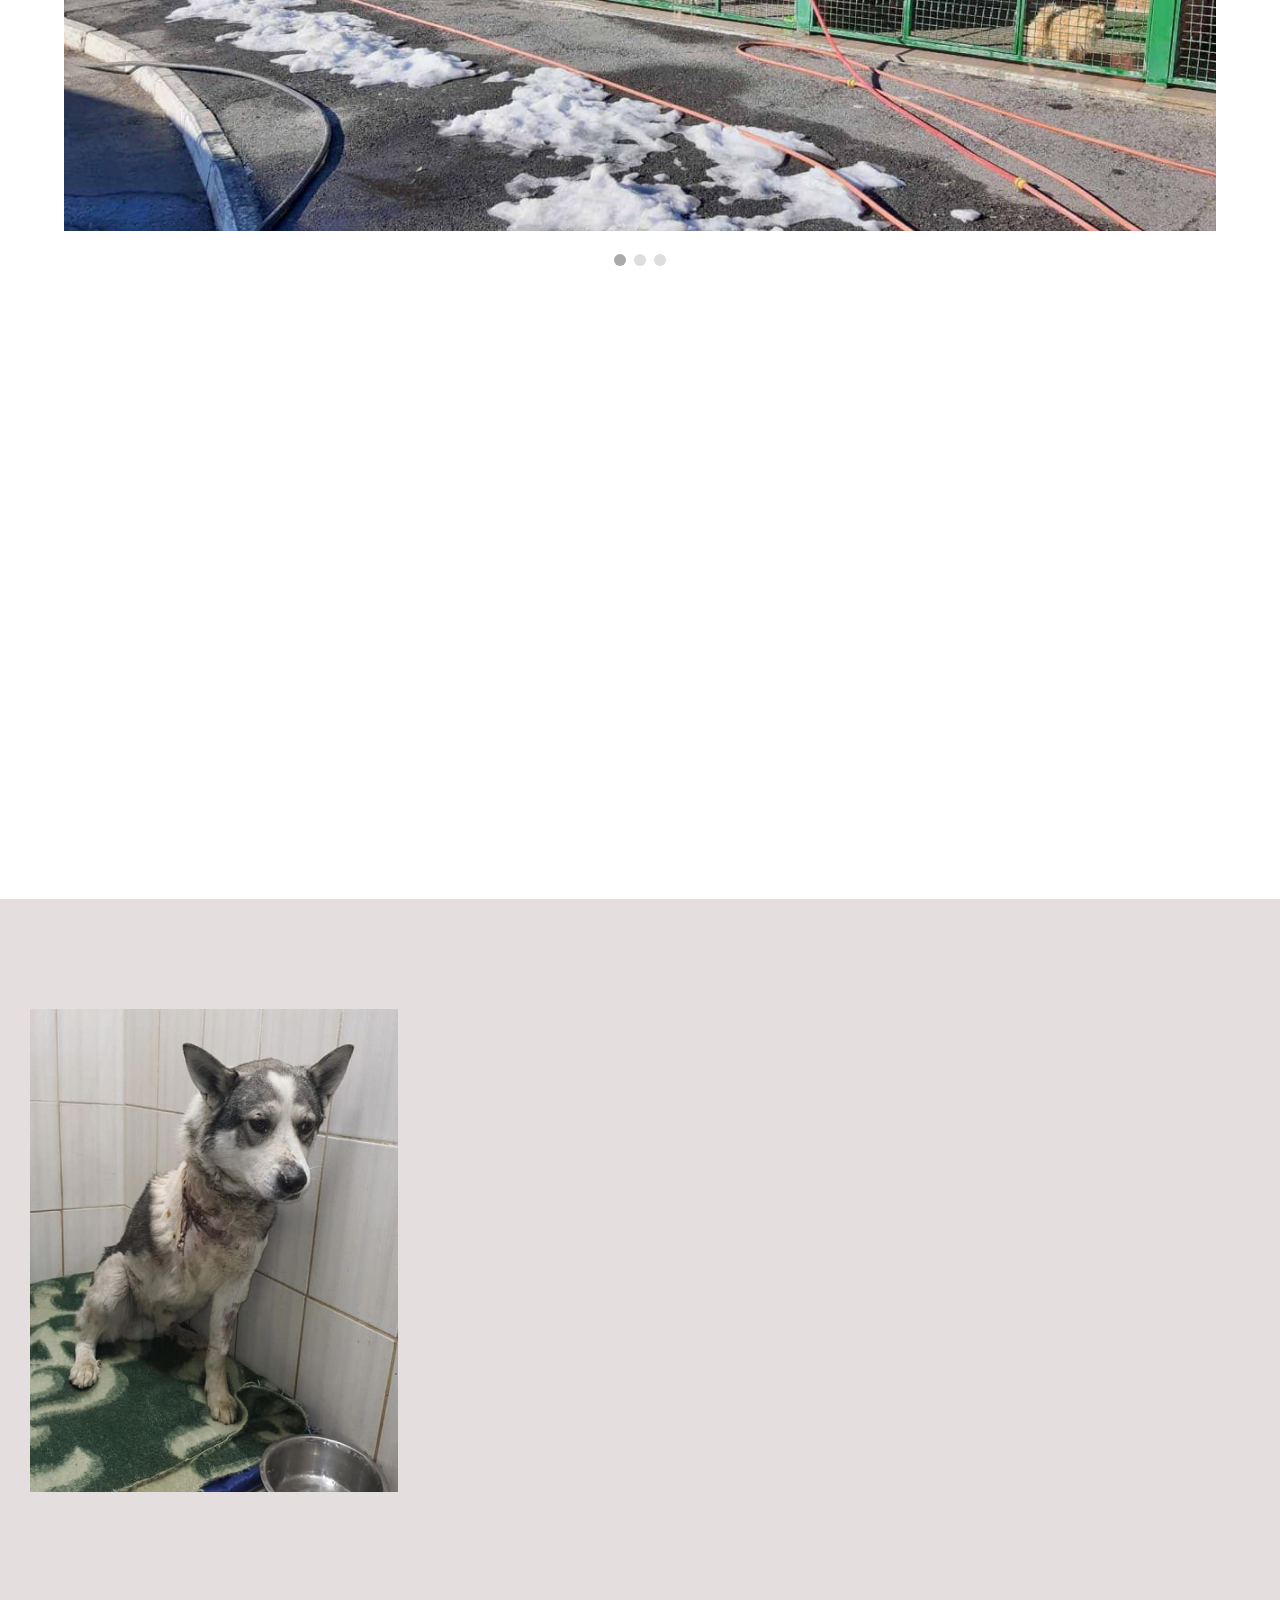
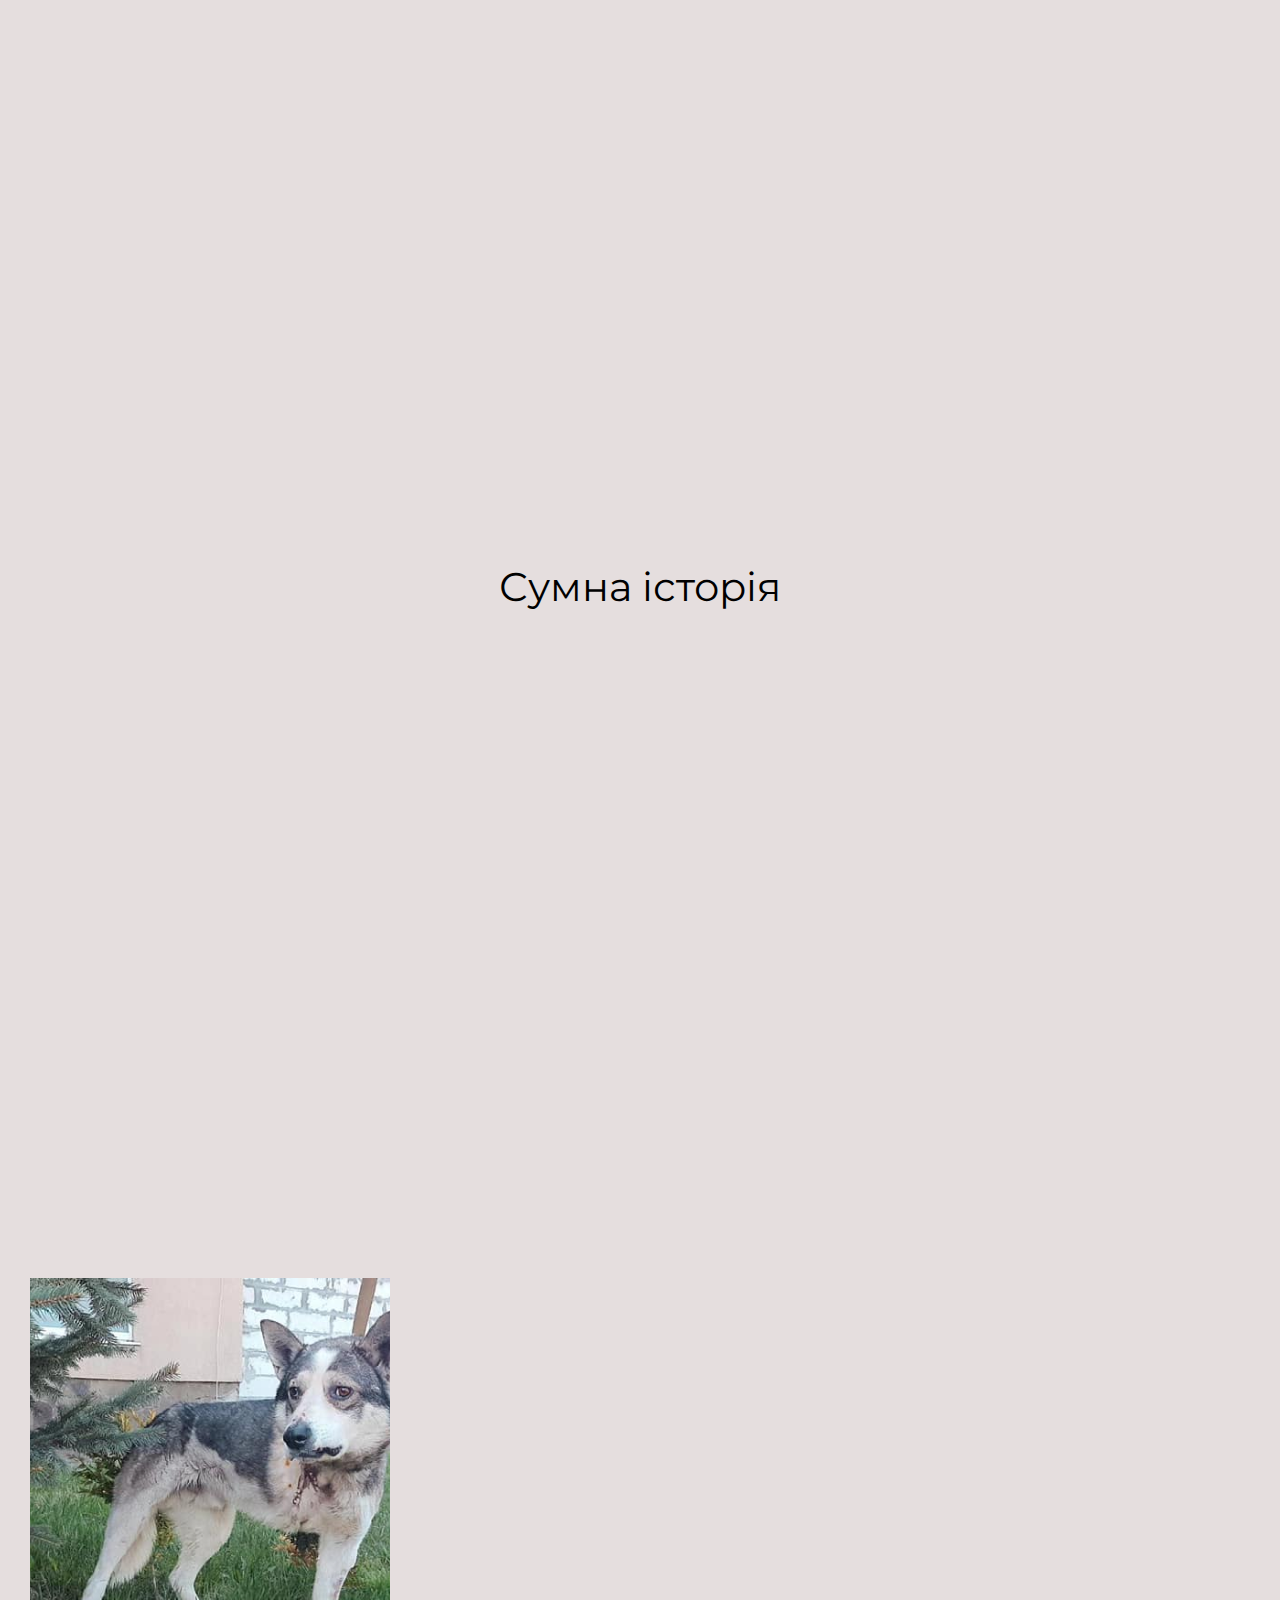
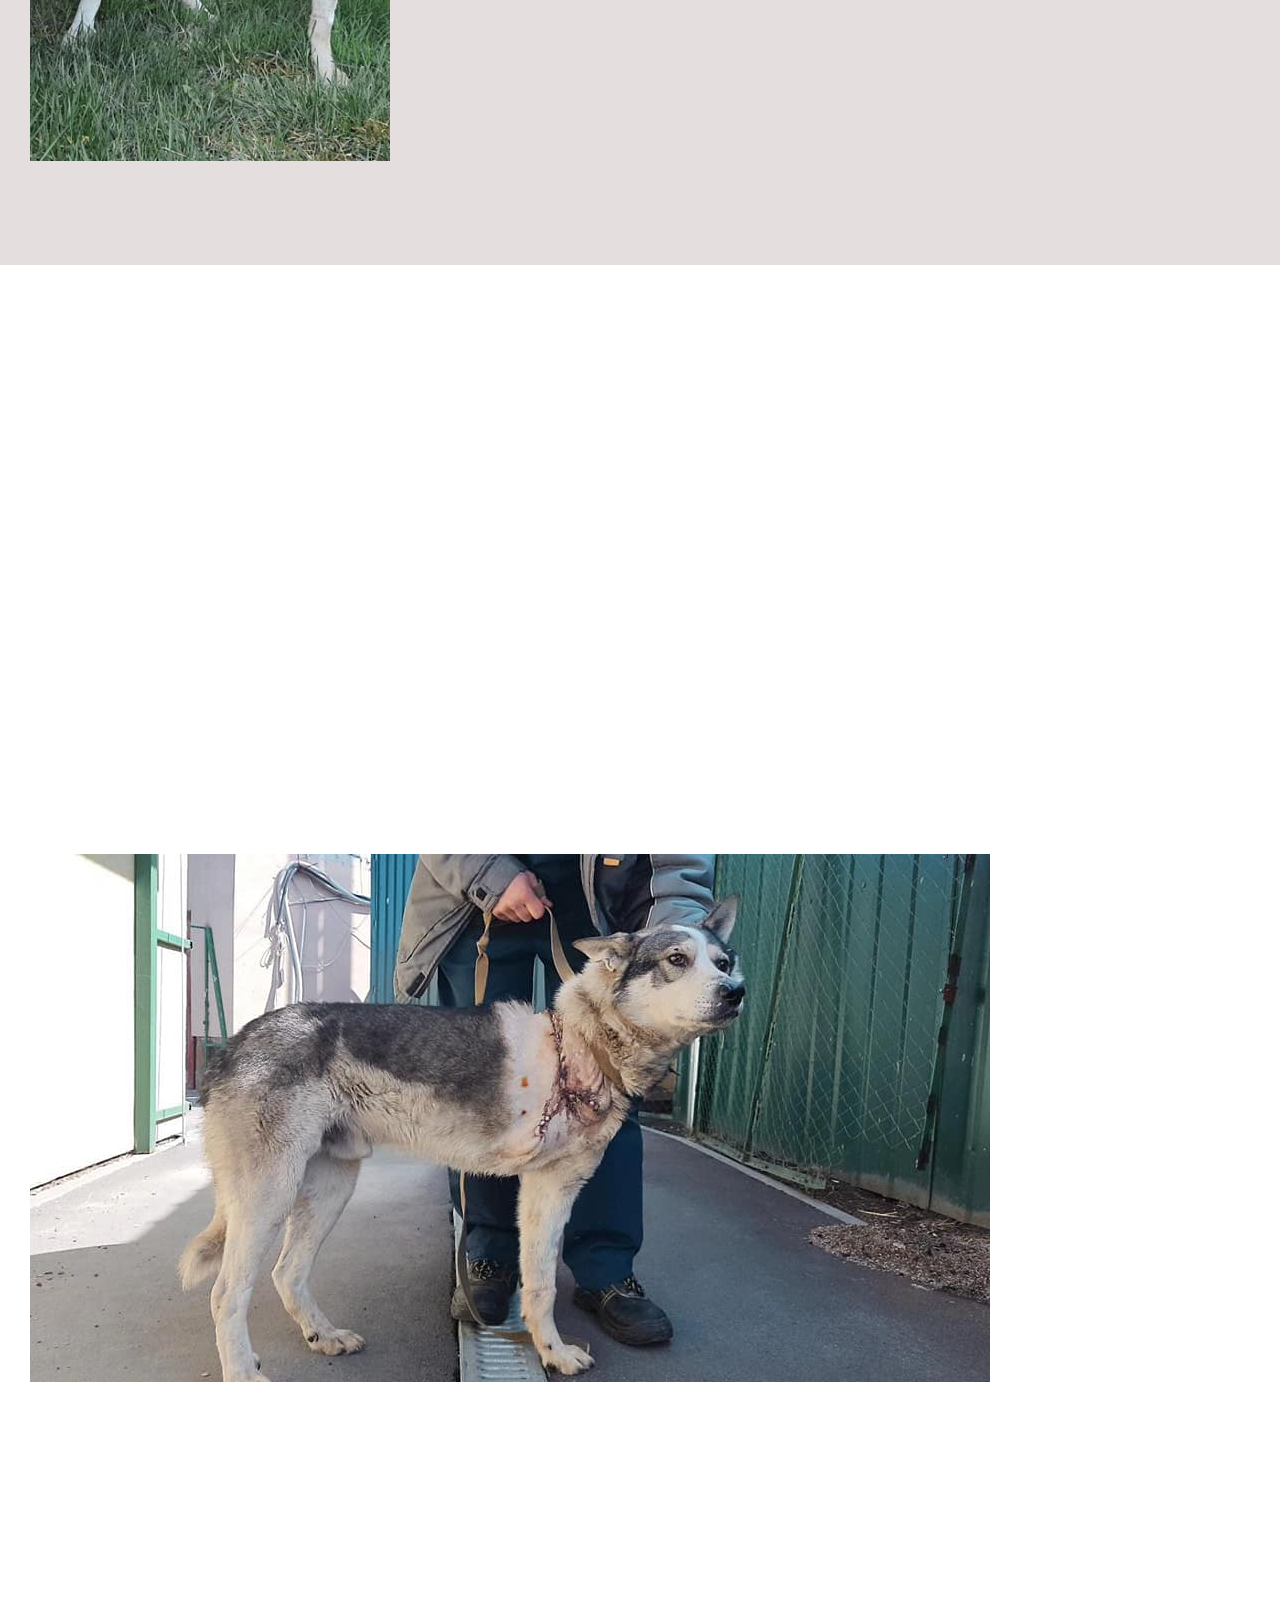
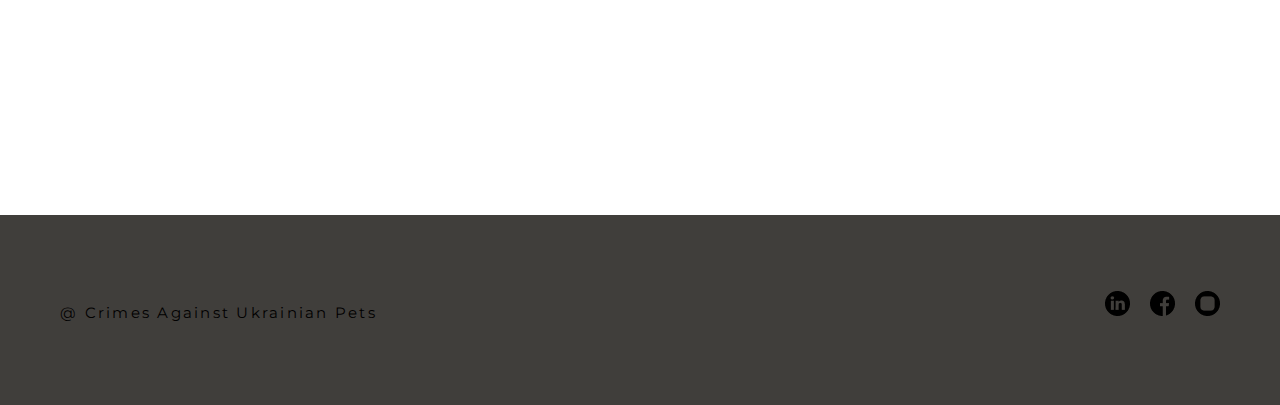
<file: indexSheltersKh.html>
<!DOCTYPE html>
<html lang="uk">
<head>
    <meta charset="UTF-8">
    <meta http-equiv="X-UA-Compatible" content="IE=edge">
    <meta name="viewport" content="width=device-width, initial-scale=1.0">
    <title>Crimes Against Ukrainian Pets</title>
    <link href="https://cdn.jsdelivr.net/npm/bootstrap@5.0.2/dist/css/bootstrap.min.css" rel="stylesheet" integrity="sha384-EVSTQN3/azprG1Anm3QDgpJLIm9Nao0Yz1ztcQTwFspd3yD65VohhpuuCOmLASjC" crossorigin="anonymous">
    <link rel="stylesheet" href="css/styleex.css">
    <link rel="stylesheet" href="css/ex.css">
    <link rel="stylesheet" href="css/media.css">
    <link rel="preconnect" href="https://fonts.googleapis.com">
<link rel="preconnect" href="https://fonts.gstatic.com" crossorigin>
<link href="https://fonts.googleapis.com/css2?family=Poppins:ital,wght@1,100;1,200;1,600&display=swap" rel="stylesheet">
<link rel="preconnect" href="https://fonts.googleapis.com">
<link rel="preconnect" href="https://fonts.gstatic.com" crossorigin>
<link href="https://fonts.googleapis.com/css2?family=Montserrat:ital,wght@0,200;0,300;0,400;0,500;0,600;0,800;1,100;1,200;1,300;1,400;1,500;1,700&family=Poppins:ital,wght@1,100;1,200;1,600&display=swap" rel="stylesheet">

</head>
<body>
    <header>
        <div class="container">
            <div class="header__wrapper">
                <div class="header__block">
                    <a href="#" class="header__logo"><img src='icon/Untitled (14).png'></a>
                </div>
                <!--/header__block-->
                <nav class="nav">
    
                    <a href="index.html" class="nav__link " >Головна</a>
                    <div class="dropdown">
                        <a href="indexShelters.html" class="nav__link plus">Притулки</a>
                        <div class="dropdown-content">
    
                            <a href="indexShelters.html">Перелік</a>
                            <a href="indexSheltersAdopt.html">Львівський притулок</a>
                            <a href="indexSheltersUA.html">UAnimals</a>
                            <a href="indexSheltersKh.html">Харківський притулок</a>
                            </div>
                        </div>
                    
                    <a href="indexWar.html" class="nav__link">Війна</a>
                    <a href="indexSheltersInform.html" class="nav__link">Інформація</a>
                    <div class="dropdown">
                    <a href="" class="nav__link plus">Допомога</a>
                    <div class="dropdown-content">
                            <a href="indexHelpUkraine.html">У межах країни</a>
                            <a href="indexHelpAboard.html">За кордоном</a>
                            </div>
                        
                            
                        </div>
                    
    
                </nav>
    
    
    
                <header class="header__xs">
                    <div class="menu-btn">
                        <span></span>
                        <span></span>
                        <span></span>
                    </div>
                </header>
            
                <div class="menu">
                    <nav>
                        <li><a href="index.html" class="nav__link__xs">Головна</a></li>
                        <li><a href="indexShelters.html" class="nav__link__xs">Перелік притулків</a></li>
                        <li><a href="indexSheltersAdopt.html" class="nav__link__xs">Львівський притулок</a></li>
                        <li><a href="indexSheltersUA.html" class="nav__link__xs"> UAnials</a></li>
                        <li><a href="indexSheltersKh.html" class="nav__link__xs">Харківський притулок</a></li>
                        <li><a href="indexWar.html" class="nav__link__xs">Війна</a></li>
                        <li><a href="indexHelpUkraine.html" class="nav__link__xs"> Допомога тваринам в Україні</a></li>
                        <li><a href="indexHelpAboard.html" class="nav__link__xs"> Допомога тваринам за кордоном </a></li>
            
                        
                    </nav>
                </div>
            
               
                
            </div>
            <!--/header__wrapper-->
        </div>
        <!--/container-->
      </header>
    

  <section class="intro5">
    <div class="container">
        <div class="intro__content">
            <div class="intro__block">
            <h1 class="intro__title " style=" color: #FAFAFA;">Харківський притулок</h1>
          
            
        </div>
        </div>
    </div>

</section>


<div class="container">
<div class="block__title__min">
   <p class="paragraph1">  24 лютого 2022 року прийшло страшне лихо в мирну Україну ! Росія напала на нас війною. Наше сучасне і європейське місто Харків майже знищено. Комунальне підприємство «Центр лікування тварин» Харківський міський притулок для безпритульних тварин працює у повному обсязі. У притулку близько 500 собак і котів. З початком війни щодня працівники притулку, ризикуючи життям, під вогнем годували та доглядали наших чотирилапих.</p>
</div>
<p class="text__min__Lviv element-animation" style="margin-bottom: 100px;">
    <a href="https://animals.kharkov.ua/" > ДЕТАЛЬНІШЕ</a>
</p>
</div>


<div class="slider">
    <div class="item">
        <img src="img/kp1.jpg" alt="Первый слайд">
      
    </div>

    <div class="item">
        <img src="img/kp2.jpg" alt="Второй слайд">
       
    </div>

    <div class="item">
        <img src="img/kp3.jpg" alt="Третий слайд">
       
    </div>

    <a class="prev" onclick="minusSlide()">&#10094;</a>
    <a class="next" onclick="plusSlide()">&#10095;</a>
</div>

<div class="slider-dots">
    <span class="slider-dots_item" onclick="currentSlide(1)"></span> 
    <span class="slider-dots_item" onclick="currentSlide(2)"></span> 
    <span class="slider-dots_item" onclick="currentSlide(3)"></span> 
</div>



<div class="container">
    <div class="text__story" style="margin-top: 100px;">
        <p class="paragraph1 element-animation">Світ, ми потребуємо допомоги! </p>
<p class="paragraph1 element-animation" > Величезна кількість людей була змушена переїхати в безпечніше місце.
    Але не всі мешканці змогли взяти з собою своїх чотирилапих, і багатьох тварин просто викинули на вулицю. У місті починають збиратися зграї колись домашніх, а тепер диких собак, багато котів мерзнуть без тепла та їжі.
    Центр захисту тварин потребує допомоги з усього світу. Притулку необхідно постійно поповнювати запаси їжі, а персоналу потрібно паливо, щоб зібрати під обстрілами кинутих пухнастих друзів з вулиць, повернути їх власникам у спокійніший час або знайти їм нові домівки.</p>
<p class="paragraph1 element-animation">Закликаємо всіх, кому не байдужі міжнародні організації захисту тварин, та простих людей, які можуть допомогти – перерахувати кошти на забезпечення Центру лікування тварин під час воєнного стану. Навіть 1 долар чи євро можуть врятувати чиєсь життя.</p>
</div>
</div>




<div class="container__help" style="background-color: #E5DEDE; padding-top: 100px;">
    <div class="row row-cols-1 row-cols-sm-1 row-cols-md-3 row-cols-lg-3">
        <img class="col" src="img/image 15.png" alt="">
        <div class="col"><p class="touching__story">Сумна історія</p></div>
        <img class="col" src="img/image 17.png" alt="">
    </div>
    </div>

    <div class="container">
        <div class="text__story" style="margin-top: 100px;">
            <p class="paragraph1 element-animation">Знайомтесь з Шардом (Shard).
                До Харківського міського притулку для безпритульних тварин його привезли небайдужі люди. Знайшли собаку у Салтівці - одному з найнебезпечніших районів міста.</p>
    <p class="paragraph1 element-animation" >У собаки була важко поранена передня лапа. При огляді виявилося, що рана застаріла і почалися незворотні процеси в тканинах, а рентген показав уламки снаряда.
        На жаль, лапу ампутували через неможливість репозиції кісток, що ускладнюється великими гнійно-некротичними процесами в цій ділянці.</p>
    <p class="paragraph1 element-animation">Шард - доброзичлива і спокійна собака. Він не схожий на типову вуличну собаку. Він любить людей і не проявляє агресії.
        Війна позбавила собаку не лише домівки, а й лапи.
        Зараз він перебуває в притулку під наглядом ветеринарів.
        Дуже сподіваємося, що знайдеться людина, яка забере Шарду додому, незважаючи на те, що собака покалічилася внаслідок бойових дій у місті.</p>
    </p>    
    </div>
    </div>



    
        <div class="row row-cols-1 row-cols-sm-1 row-cols-md-1 row-cols-lg-1" style="margin: 0px;">
            <img class="col" style="padding-top: 50px; padding-bottom: 50px;" src="img/image 16.png" alt="">
            
        </div>
       

        <div class="row row-cols-1 row-cols-sm-1 row-cols-md-1 row-cols-lg-1" style="margin: 0px;">
            <div class="col element-animation" style="padding-right: 50px; padding-left:50px ">
               <p class="paragraph1 "> Щодня, незважаючи на постійні обстріли та небезпеку для життя, у притулку годують, вакцинують, стерилізують тварин та підтримують порядок у вольєрах для котів і собак.
Їхні сміливі хлопці відправляються в небезпечні райони міста і рятують чотирилапих від наслідків обстрілу з РСЗВ і мінометного вогню.</p>

<p class="paragraph1">Вони також збирають покинутих домашніх тварин по місту, лікують їх і виконують складні операції, щоб врятувати життя нещасних хвостів і знайти для них нові сім'ї в майбутньому.
            </p>
            
        </div>
        </div>





   









<footer>
    <div class="container">
        <div class="footer__wrapper">
            <p class="copyright">@ Crimes Against Ukrainian Pets</p>
            <div class="footer__soc">
                <a href="https://www.instagram.com/crimes_against_ukrainian_pets/" class="footer__soc__link"><img src="img/Vector.png"></a>
                <a href="https://m.facebook.com/home.php?ref=m_nux_wizard&_rdr" class="footer__soc__link"><img src="img/Vector (1).png"></a>
                <a href="https://t.me/crimes_against_uk_pets" class="footer__soc__link"><img src="img/Vector (2).png"></a>
            </div>
        </div>
    </div>
</footer>


<script src="script.js"></script>
<script src="ex.js" ></script>
<script src="exexex.js"></script>
</body>
</html>
</file>
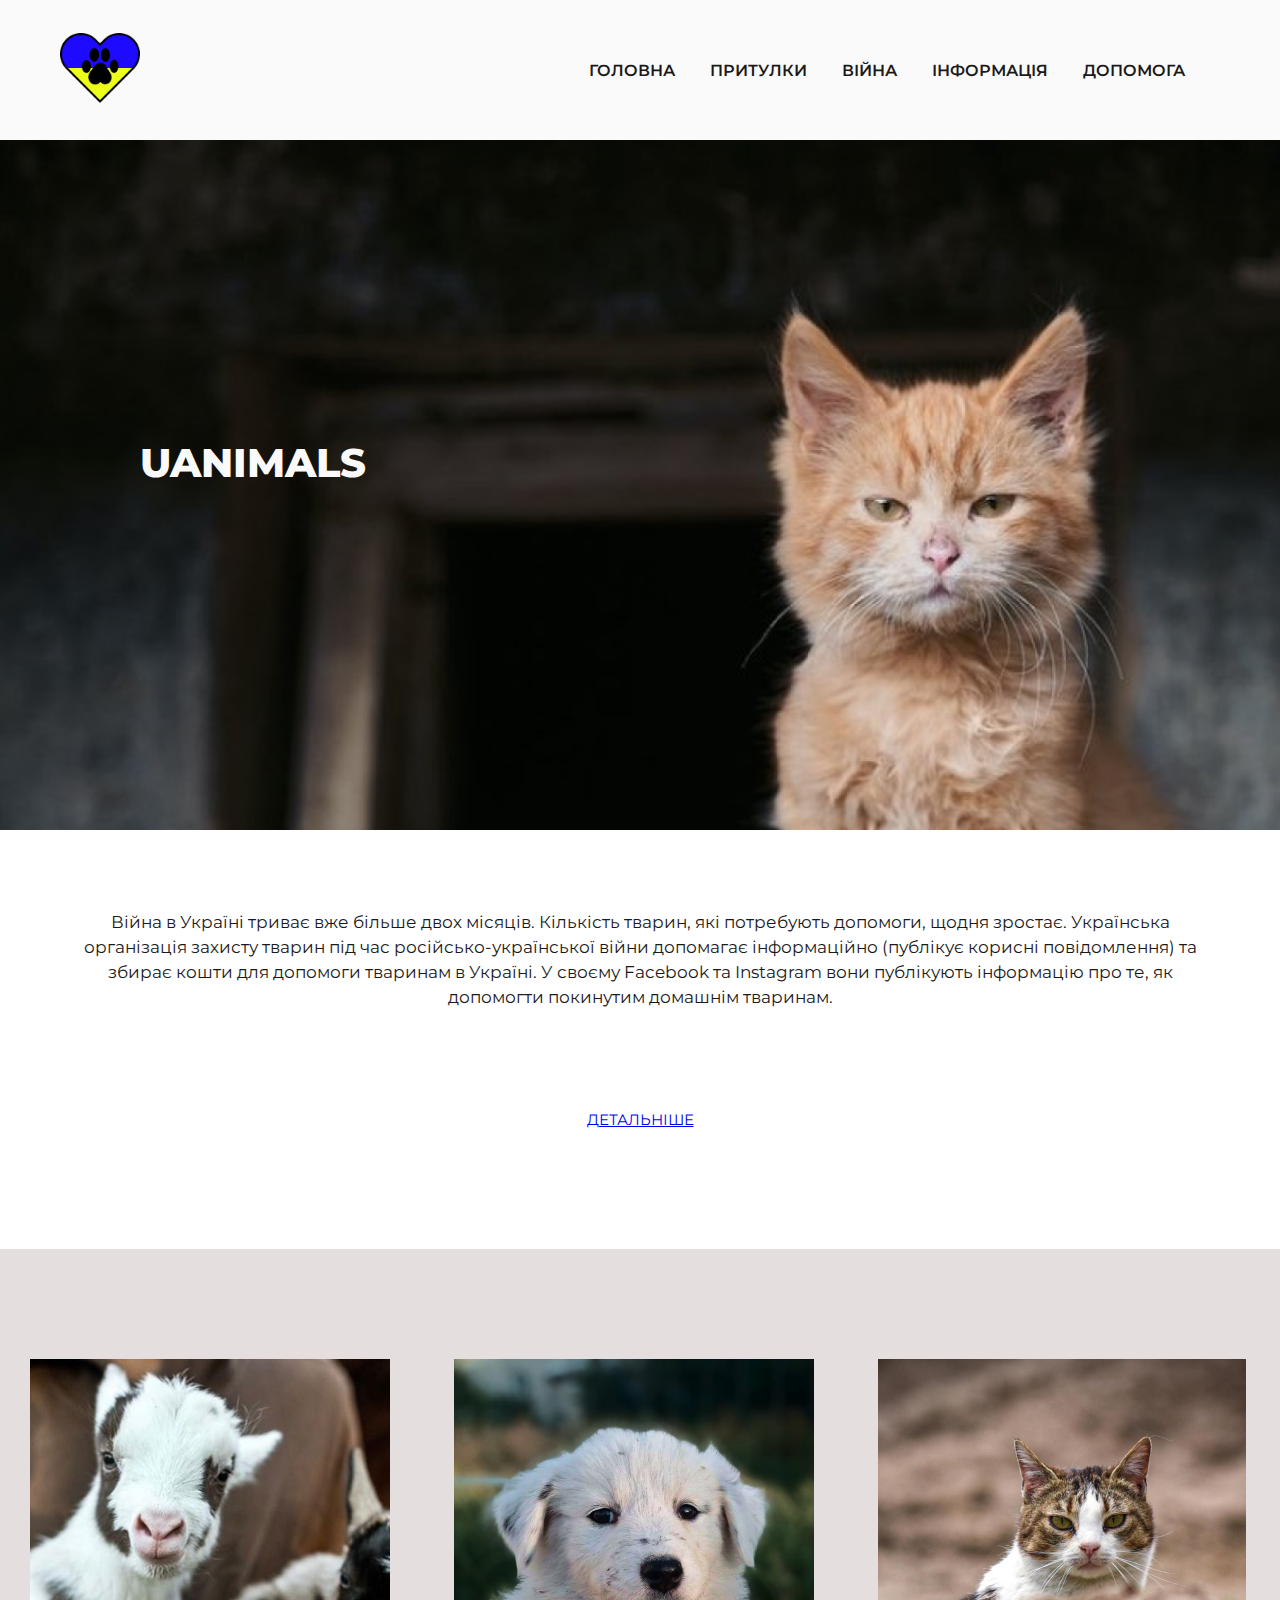
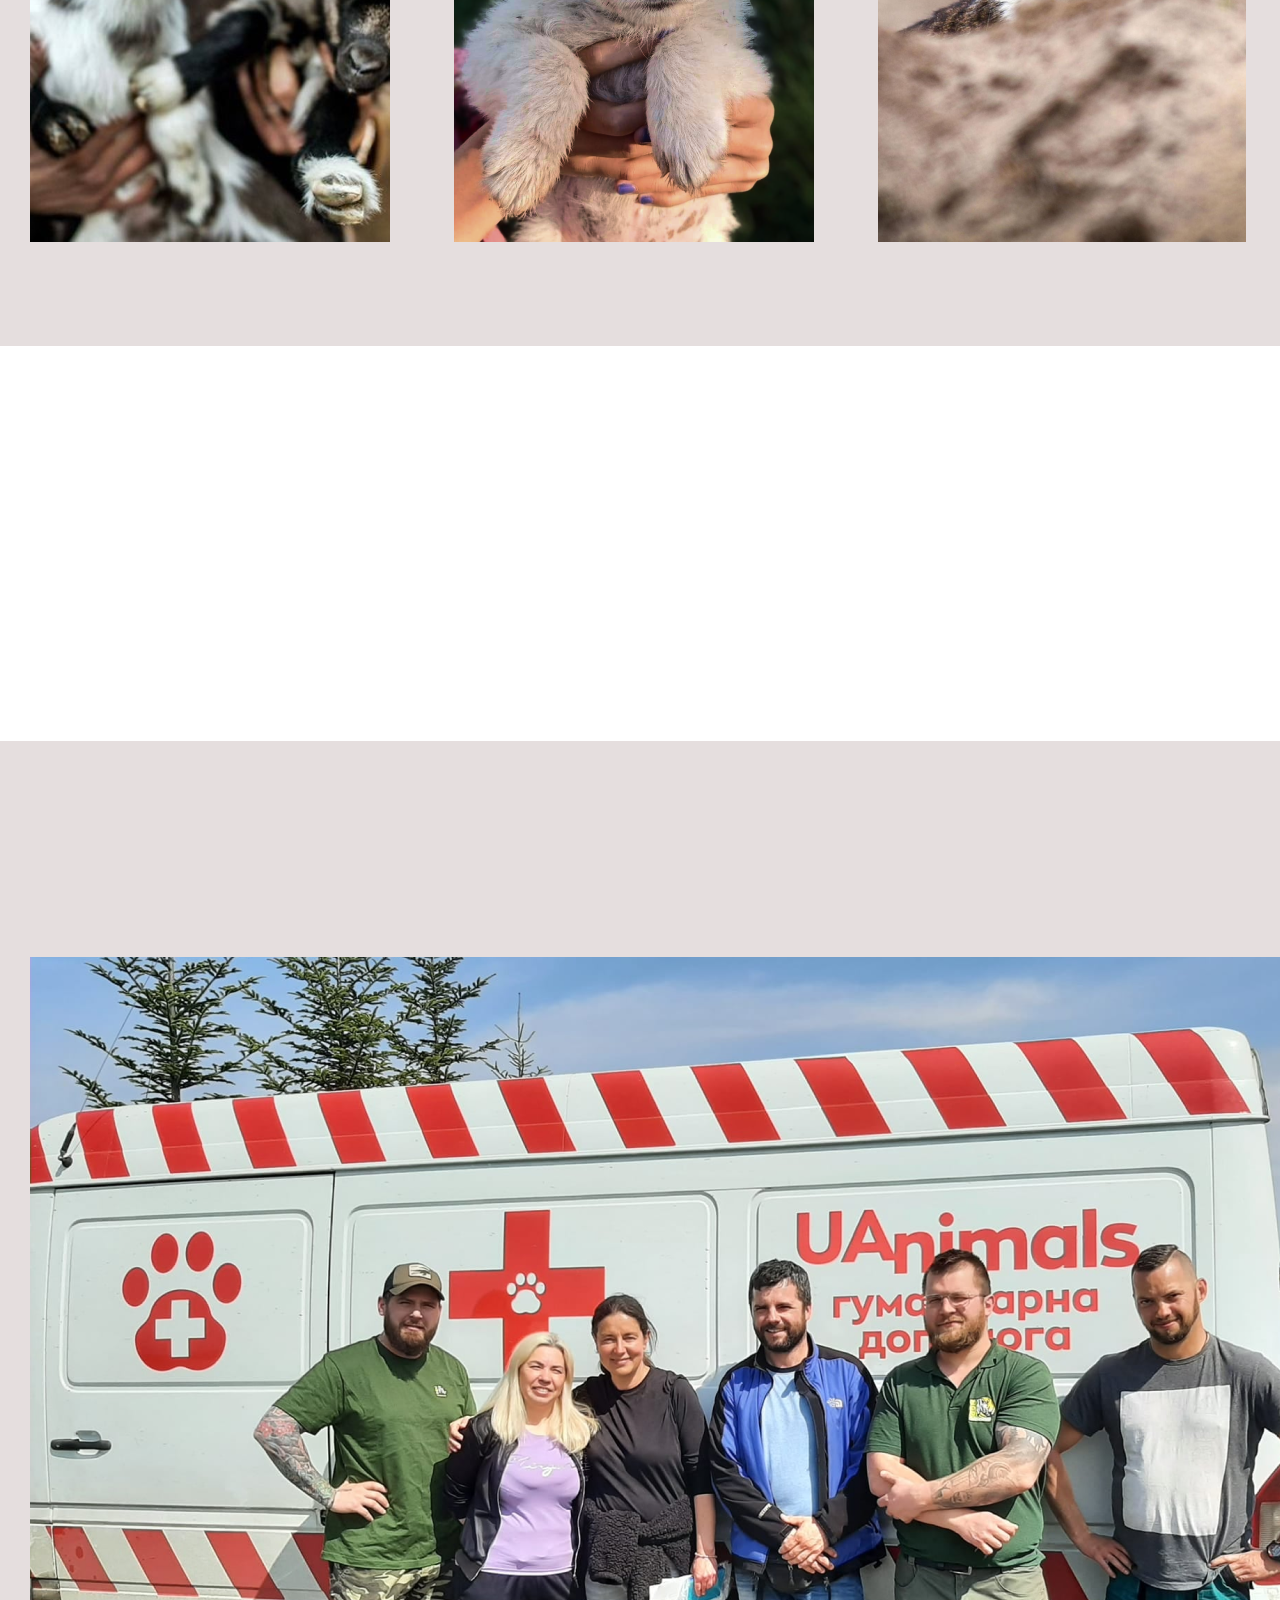
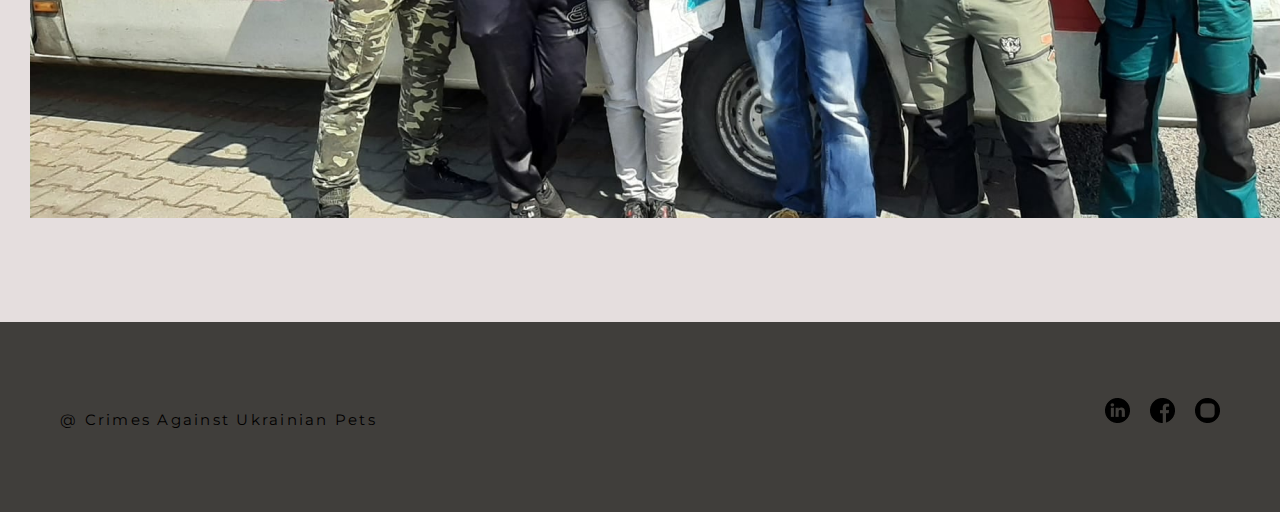
<file: indexSheltersUA.html>
<!DOCTYPE html>
<html lang="uk">
<head>
    <meta charset="UTF-8">
    <meta http-equiv="X-UA-Compatible" content="IE=edge">
    <meta name="viewport" content="width=device-width, initial-scale=1.0">
    <title>Crimes Against Ukrainian Pets</title>
    <link href="https://cdn.jsdelivr.net/npm/bootstrap@5.0.2/dist/css/bootstrap.min.css" rel="stylesheet" integrity="sha384-EVSTQN3/azprG1Anm3QDgpJLIm9Nao0Yz1ztcQTwFspd3yD65VohhpuuCOmLASjC" crossorigin="anonymous">
    <link rel="stylesheet" href="css/styleex.css">
    <link rel="stylesheet" href="css/ex.css">
    <link rel="stylesheet" href="css/media.css">
    <link rel="preconnect" href="https://fonts.googleapis.com">
<link rel="preconnect" href="https://fonts.gstatic.com" crossorigin>
<link href="https://fonts.googleapis.com/css2?family=Poppins:ital,wght@1,100;1,200;1,600&display=swap" rel="stylesheet">
<link rel="preconnect" href="https://fonts.gstatic.com" crossorigin>
<link href="https://fonts.googleapis.com/css2?family=Montserrat:ital,wght@0,200;0,300;0,400;0,500;0,600;0,800;1,100;1,200;1,300;1,400;1,500;1,700&family=Poppins:ital,wght@1,100;1,200;1,600&display=swap" rel="stylesheet">


</head>
<body>
    <header>
        <div class="container">
            <div class="header__wrapper">
                <div class="header__block">
                    <a href="#" class="header__logo"><img src='icon/Untitled (14).png'></a>
                </div>
                <!--/header__block-->
                <nav class="nav">
    
                    <a href="index.html" class="nav__link " >Головна</a>
                    <div class="dropdown">
                        <a href="indexShelters.html" class="nav__link plus">Притулки</a>
                        <div class="dropdown-content">
    
                            <a href="indexShelters.html">Перелік</a>
                            <a href="indexSheltersAdopt.html">Львівський притулок</a>
                            <a href="indexSheltersUA.html">UAnimals</a>
                            <a href="indexSheltersKh.html">Харківський притулок</a>
                            </div>
                        </div>
                    
                    <a href="indexWar.html" class="nav__link">Війна</a>
                    <a href="indexSheltersInform.html" class="nav__link">Інформація</a>
                    <div class="dropdown">
                    <a href="" class="nav__link plus">Допомога</a>
                    <div class="dropdown-content">
                            <a href="indexHelpUkraine.html">У межах країни</a>
                            <a href="indexHelpAboard.html">За кордоном</a>
                            </div>
                        
                            
                        </div>
                    
    
                </nav>
    
    
    
                <header class="header__xs">
                    <div class="menu-btn">
                        <span></span>
                        <span></span>
                        <span></span>
                    </div>
                </header>
            
                <div class="menu">
                    <nav>
                        <li><a href="index.html" class="nav__link__xs">Головна</a></li>
                        <li><a href="indexShelters.html" class="nav__link__xs">Перелік притулків</a></li>
                        <li><a href="indexSheltersAdopt.html" class="nav__link__xs">Львівський притулок</a></li>
                        <li><a href="indexSheltersUA.html" class="nav__link__xs"> UAnials</a></li>
                        <li><a href="indexSheltersKh.html" class="nav__link__xs">Харківський притулок</a></li>
                        <li><a href="indexWar.html" class="nav__link__xs">Війна</a></li>
                        <li><a href="indexHelpUkraine.html" class="nav__link__xs"> Допомога тваринам в Україні</a></li>
                        <li><a href="indexHelpAboard.html" class="nav__link__xs"> Допомога тваринам за кордоном </a></li>
            
                        
                    </nav>
                </div>
            
                
            </div>
            <!--/header__wrapper-->
        </div>
        <!--/container-->
      </header>
    


  <section class="intro4">
    <div class="container">
        <div class="intro__content">
            <div class="intro__block">
            <h1 class="intro__title " style="padding-left: 80px ; color: #FAFAFA;">UAnimals</h1>
          
            
        </div>
        </div>
    </div>

</section>


<div class="container">
<div class="block__title__min ">
   <p class="paragraph1"> Війна в Україні триває вже більше двох місяців. Кількість тварин, які потребують допомоги, щодня зростає. Українська організація захисту тварин під час російсько-української війни допомагає інформаційно (публікує корисні повідомлення) та збирає кошти для допомоги тваринам в Україні. У своєму Facebook та Instagram вони публікують інформацію про те, як допомогти покинутим домашнім тваринам.
</p>
</div>
<p class="text__min__Lviv " style="margin-bottom: 100px;">
    <a href="https://www.instagram.com/uanimals.official/" > ДЕТАЛЬНІШЕ</a>
</p>
</div>


<div class="container__help" style="background-color: #E5DEDE; padding-top: 100px;">
    <div class="row row-cols-1 row-cols-sm-1 row-cols-md-3 row-cols-lg-3">
        <img class="col" src="img/image 9.png" alt="">
        <img class="col" src="img/image 11.png">
        <img class="col" src="img/image 10.png" alt="">
    </div>
    </div>

<div class="container">
    <div class="text__story element-animation" style="margin-top: 100px; margin-bottom: 0px;">
        <p class="paragraph1">Волонтери вже побували в Іванкові, Богданівці, Великій Димерці, Кухарі, Підгайному, Мньові, Киїнці та Броварах. Найближчим часом організація планує розширити сферу надання гуманітарної допомоги та охопити нові області: Сумську, Харківську та Запорізьку.</p>
<p class="paragraph1" >UAnimals передали волонтерам організації корм для тварин, який доставляли в міста та села Київської та Чернігівської областей. Ми дякуємо їм за допомогу, тому що регіони, які були в окупації, потребують нашої підтримки.</p>
    
</div>
</div>


<div class="container__help">
    <div class="title__shelters element-animation">Наші волонтери</div>

    <div class="row row-cols-1 row-cols-sm-1 row-cols-md-1 row-cols-lg-1">
    
    <img class="col" src="img/image 12 (1).png">
        
</div>
</div>

<footer>
    <div class="container">
        <div class="footer__wrapper">
            <p class="copyright">@ Crimes Against Ukrainian Pets</p>
            <div class="footer__soc">
                <a href="https://www.instagram.com/crimes_against_ukrainian_pets/" class="footer__soc__link"><img src="img/Vector.png"></a>
                <a href="https://m.facebook.com/home.php?ref=m_nux_wizard&_rdr" class="footer__soc__link"><img src="img/Vector (1).png"></a>
                <a href="https://t.me/crimes_against_uk_pets" class="footer__soc__link"><img src="img/Vector (2).png"></a>
            </div>
        </div>
    </div>
</footer>


<script src="script.js"></script>
<script src="ex.js" ></script>
<script src="exexex.js"></script>

</body>
</html>
</file>
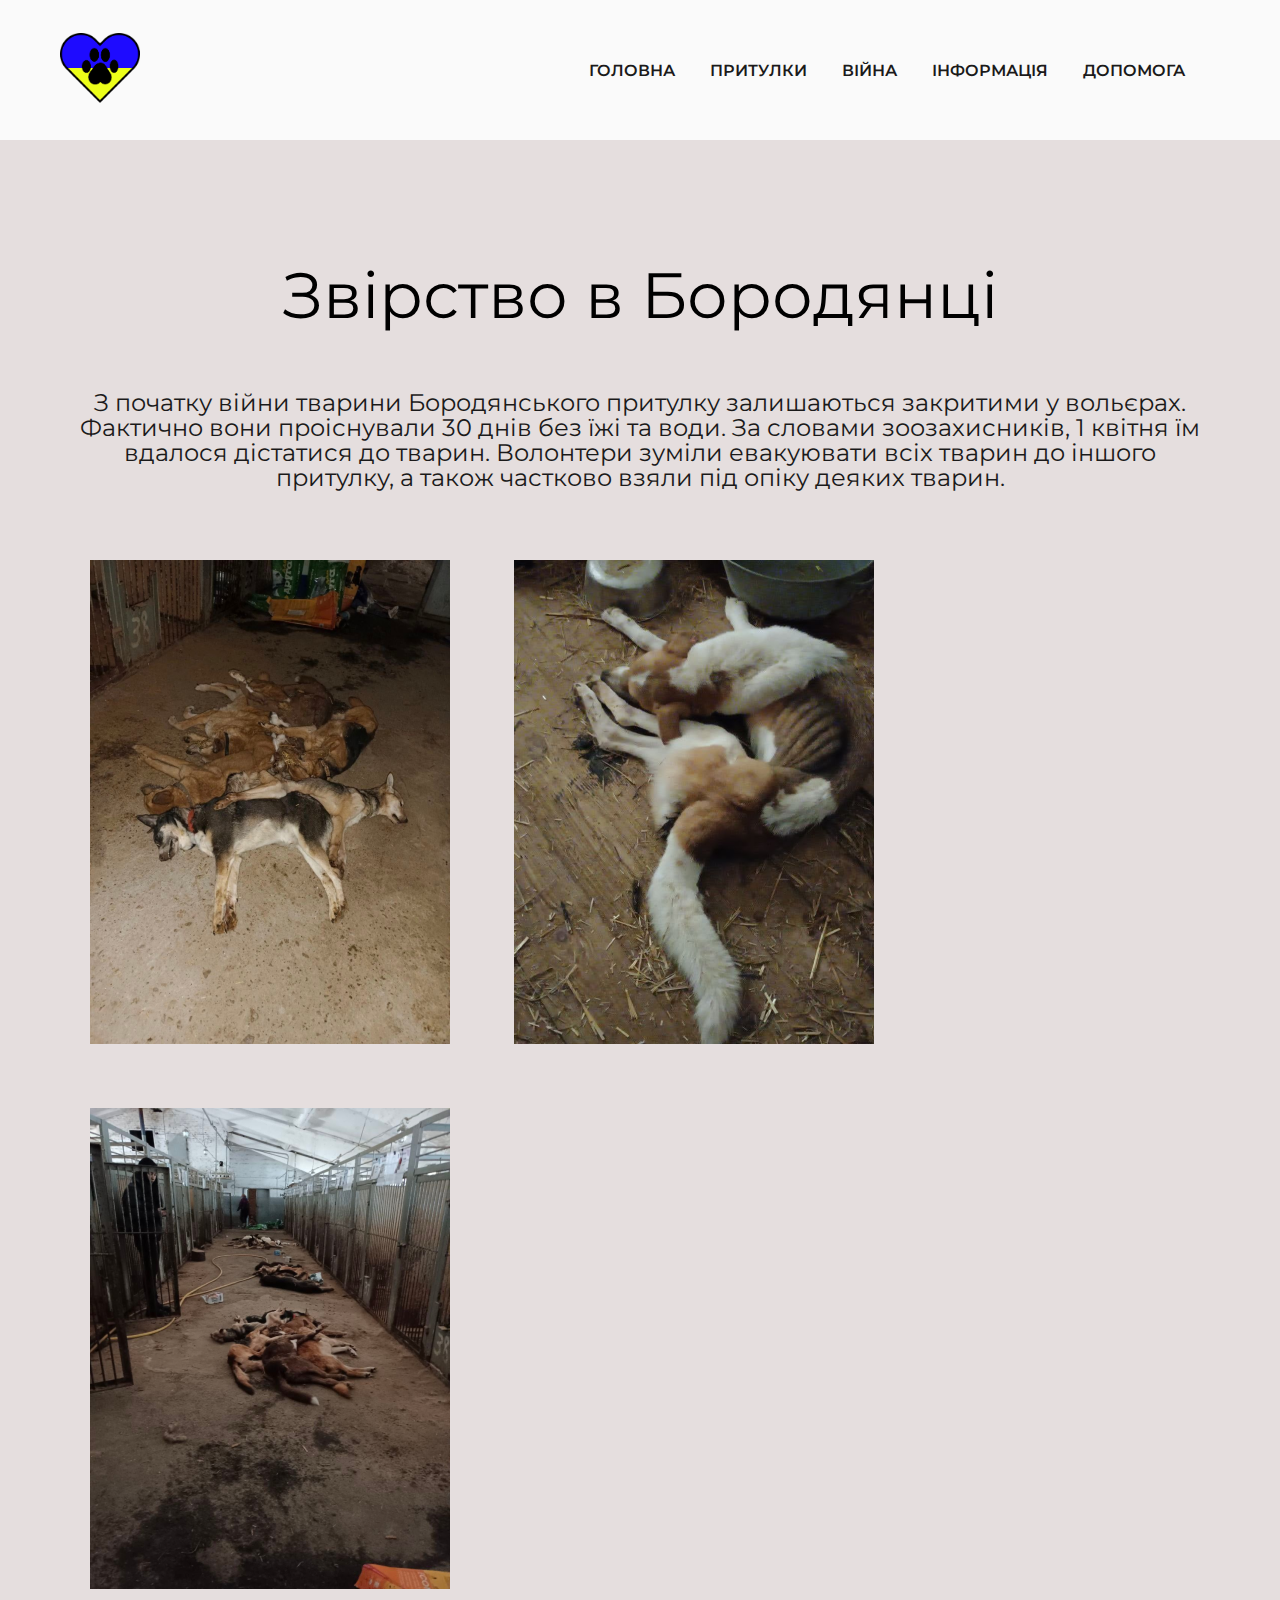
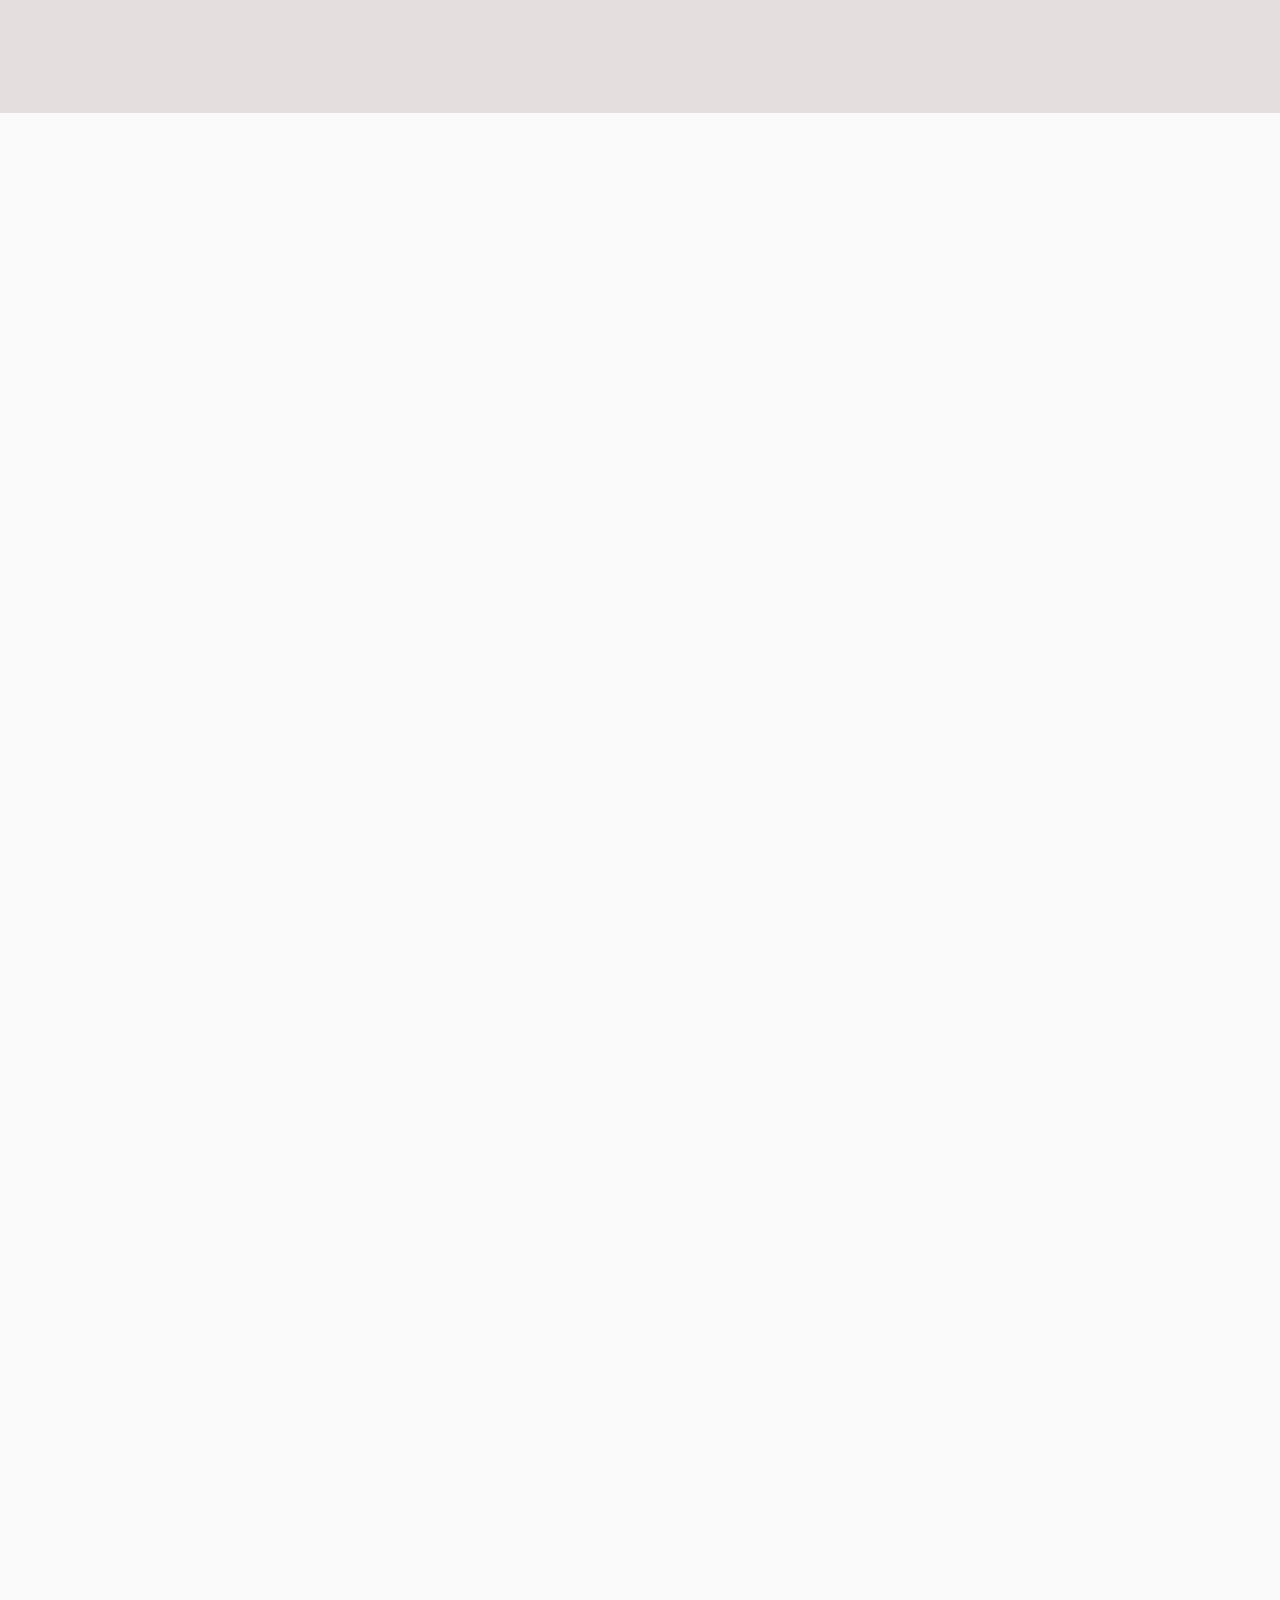
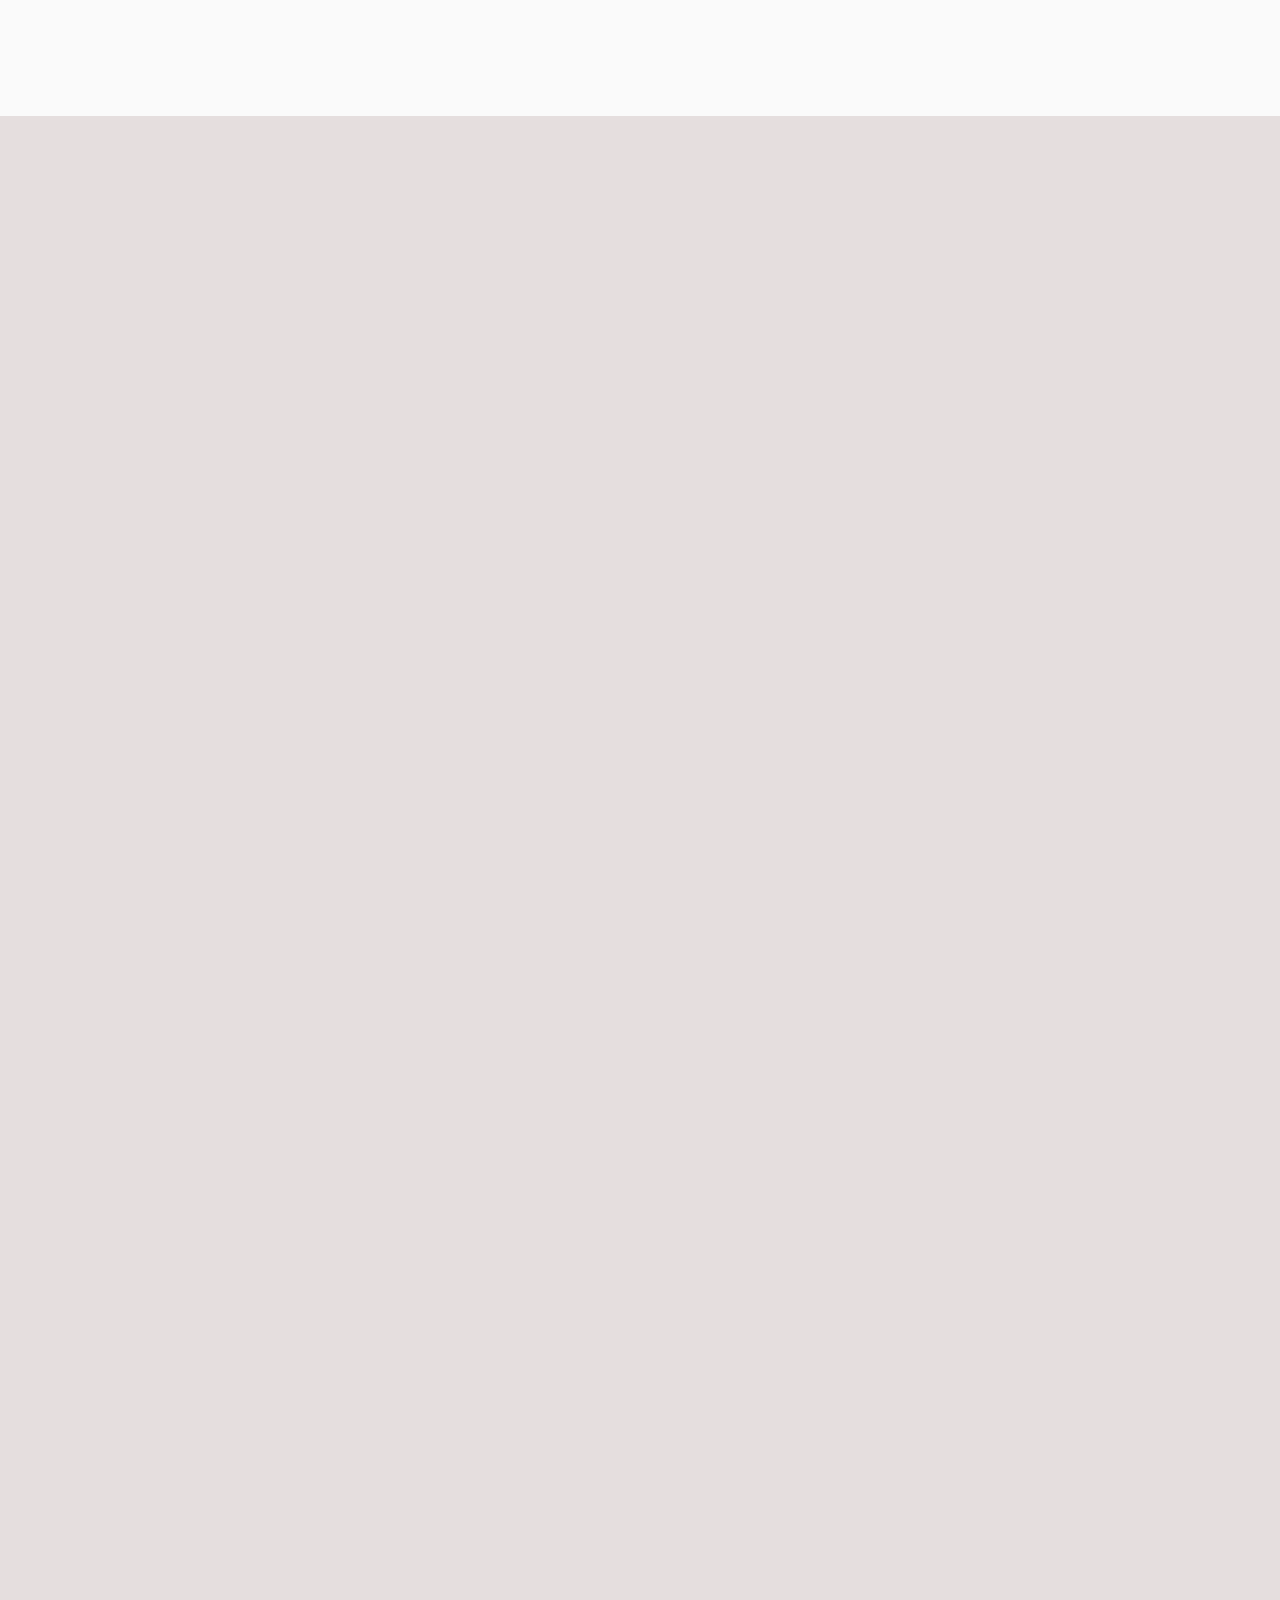
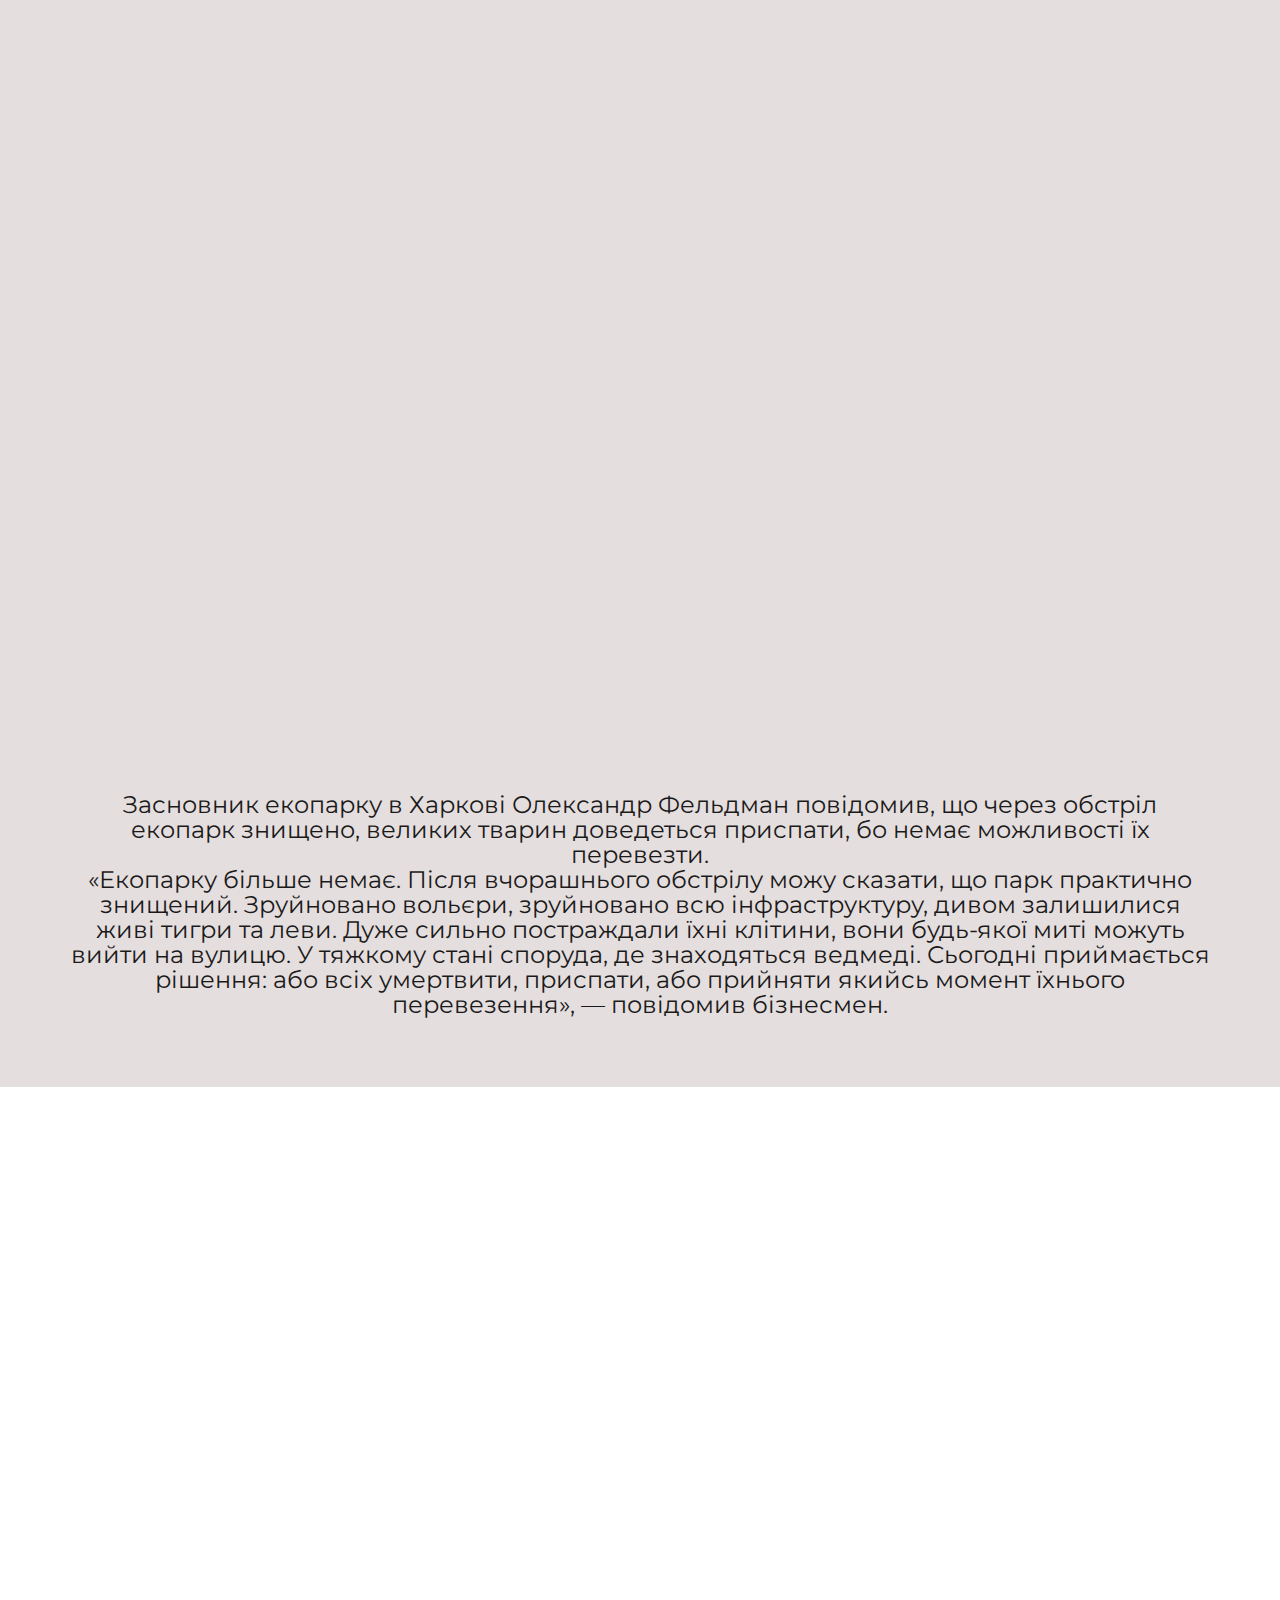
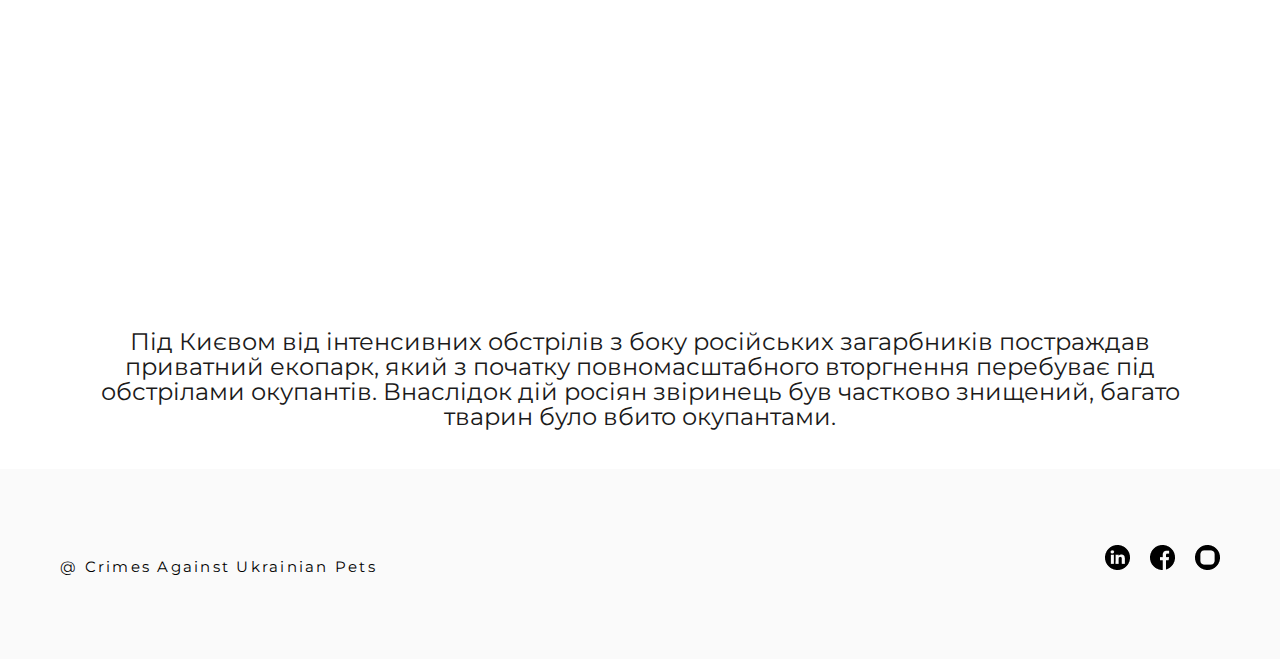
<file: indexWar.html>
<!DOCTYPE html>
<html lang="uk">
<head>
    <meta charset="UTF-8">
    <meta http-equiv="X-UA-Compatible" content="IE=edge">
    <meta name="viewport" content="width=device-width, initial-scale=1.0">
    <title>Crimes Against Ukrainian Pets</title>
    <link href="https://cdn.jsdelivr.net/npm/bootstrap@5.0.2/dist/css/bootstrap.min.css" rel="stylesheet" integrity="sha384-EVSTQN3/azprG1Anm3QDgpJLIm9Nao0Yz1ztcQTwFspd3yD65VohhpuuCOmLASjC" crossorigin="anonymous">
    <link rel="stylesheet" href="css/styleex.css">
    <link rel="stylesheet" href="css/ex.css">
    <link rel="stylesheet" href="css/media.css">

    <link rel="preconnect" href="https://fonts.googleapis.com">
<link rel="preconnect" href="https://fonts.gstatic.com" crossorigin>
<link href="https://fonts.googleapis.com/css2?family=Montserrat:ital,wght@0,200;0,300;0,400;0,500;0,600;0,800;1,100;1,200;1,300;1,400;1,500;1,700&family=Poppins:ital,wght@1,100;1,200;1,600&display=swap" rel="stylesheet">


</head>
<body>


      

    <header>
        <div class="container">
            <div class="header__wrapper">
                <div class="header__block">
                    <a href="#" class="header__logo"><img src='icon/Untitled (14).png'></a>
                </div>
                <!--/header__block-->
                <nav class="nav">
    
                    <a href="index.html" class="nav__link " >Головна</a>
                    <div class="dropdown">
                        <a href="indexShelters.html" class="nav__link plus">Притулки</a>
                        <div class="dropdown-content">
    
                            <a href="indexShelters.html">Перелік</a>
                            <a href="indexSheltersAdopt.html">Львівський притулок</a>
                            <a href="indexSheltersUA.html">UAnimals</a>
                            <a href="indexSheltersKh.html">Харківський притулок</a>
                            </div>
                        </div>
                    
                    <a href="indexWar.html" class="nav__link">Війна</a>
                    <a href="indexSheltersInform.html" class="nav__link">Інформація</a>
                    <div class="dropdown">
                    <a href="" class="nav__link plus">Допомога</a>
                    <div class="dropdown-content">
                            <a href="indexHelpUkraine.html">У межах країни</a>
                            <a href="indexHelpAboard.html">За кордоном</a>
                            </div>
                        
                            
                        </div>
                    
    
                </nav>
    
    
    
                <header class="header__xs">
                    <div class="menu-btn">
                        <span></span>
                        <span></span>
                        <span></span>
                    </div>
                </header>
            
                <div class="menu">
                    <nav>
                        <li><a href="index.html" class="nav__link__xs">Головна</a></li>
                        <li><a href="indexShelters.html" class="nav__link__xs">Перелік притулків</a></li>
                        <li><a href="indexSheltersAdopt.html" class="nav__link__xs">Львівський притулок</a></li>
                        <li><a href="indexSheltersUA.html" class="nav__link__xs"> UAnials</a></li>
                        <li><a href="indexSheltersKh.html" class="nav__link__xs">Харківський притулок</a></li>
                        <li><a href="indexWar.html" class="nav__link__xs">Війна</a></li>
                        <li><a href="indexHelpUkraine.html" class="nav__link__xs"> Допомога тваринам в Україні</a></li>
                        <li><a href="indexHelpAboard.html" class="nav__link__xs"> Допомога тваринам за кордоном </a></li>
            
                        
                    </nav>
                </div>
            
             
                
            </div>
            <!--/header__wrapper-->
        </div>
        <!--/container-->
      </header>
    


      <div class="container__help">
        <div class="container">
            <div>
        <p class="text__Kyiv">Звірство в Бородянці</p>


        <div class="paragraph3">З початку війни тварини Бородянського притулку залишаються закритими у вольєрах. Фактично вони проіснували 30 днів без їжі та води.
         За словами зоозахисників, 1 квітня їм вдалося дістатися до тварин. Волонтери зуміли евакуювати всіх тварин до іншого притулку, а також частково взяли під опіку деяких тварин.</div>
    
        <div class="row row-cols-1 row-cols-sm-1 row-cols-md-3 row-cols-lg-3" style="padding-top: 50px;">
            <img class="col" src="img/bor1.png" alt="">
            <img class="col" src="img/bor2.png">
            <img class="col" src="img/bor3.png" alt="">
        </div>
        </div>
        </div>
</div>

<div class="container__help" style="background-color: #FAFAFA;">
    <div class="container" >
        <div class="element-animation">
<div class="paragraph3" >
"Притулок постраждав від війни, проте тварини загинули не від обстрілів та бомбардувань. Вони загинули страшною смертю без їжі і води, закриті в своїх клітках"</div>
<div class="paragraph3">Коли дивишся на ці фото, сердце кров'ю обливається. Організація захисту тварин UAnimals вимагають звільнити Наталію Мазур з посади керівника притулку. Також вони написали заяву до правоохоронних органів з вимогою розслідувати цей злочин як факт жорстокого поводження з тваринами.</div>
<div class="row row-cols-1 row-cols-sm-1 row-cols-md-3 row-cols-lg-3" style="padding-top: 50px;">
    <img class="col" src="img/bor5.png" alt="">
    <img class="col" src="img/bor6.png">
    <img class="col" src="img/bor4.png" alt="">
</div>
</div>
</div>
</div>



<div class="container__help" >
    <div class="container">
        <div class="element-animation">
    <p class="text__Kyiv" style="margin-top: -50px;">Екопарк у Харкові</p>
    <div class="row row-cols-1 row-cols-sm-1 row-cols-md-3 row-cols-lg-3">
        <img class="col" src="img/eco.png" alt="">
        <img class="col" src="img/lama.png">
        <img class="col" src="img/eco2.png" alt="">
    </div>
    </div>
    </div>



<div class="information__Borodyanka">
    <div class="container">
        
 
    <div class="paragraph3">Засновник екопарку в Харкові Олександр Фельдман повідомив, що через обстріл екопарк знищено, великих тварин доведеться приспати, бо немає можливості їх перевезти.
    </div>
      <div class="paragraph3">  «Екопарку більше немає. Після вчорашнього обстрілу можу сказати, що парк практично знищений. Зруйновано вольєри, зруйновано всю інфраструктуру, дивом залишилися живі тигри та леви. Дуже сильно постраждали їхні клітини, вони будь-якої миті можуть вийти на вулицю. У тяжкому стані споруда, де знаходяться ведмеді. Сьогодні приймається рішення: або всіх умертвити, приспати, або прийняти якийсь момент їхнього перевезення», — повідомив бізнесмен.</div>
   </div>
</div>
</div>
</div>




<div class="container">
    <div class="element-animation">
    <p class="text__Kyiv">Зоопарк у Києві</p>


<div class="slider" style="background-color: rgb(144, 133, 123);" >
    <div class="item" style="background-color: rgb(144, 133, 123);">
        <img src="img/Kars1.jpeg" alt="Первый слайд">
        
    </div>

    <div class="item">
        <img src="img/Kars2.jpeg" alt="Второй слайд">
        
    </div>

    <div class="item">
        <img src="img/Kars3.jpeg" alt="Третий слайд">
        
    </div>

    <a class="prev" onclick="minusSlide()">&#10094;</a>
    <a class="next" onclick="plusSlide()">&#10095;</a>
</div>

<div class="slider-dots">
    <span class="slider-dots_item" onclick="currentSlide(1)"></span> 
    <span class="slider-dots_item" onclick="currentSlide(2)"></span> 
    <span class="slider-dots_item" onclick="currentSlide(3)"></span> 
</div>
</div>



<div class="container">
    <div class="text__Kiyv" style="margin-top: 50px ;">
     
       
          <div class="paragraph3"> Під Києвом від інтенсивних обстрілів з боку російських загарбників постраждав приватний екопарк, який з початку повномасштабного вторгнення перебуває під обстрілами окупантів. Внаслідок дій росіян звіринець був частково знищений, багато тварин було вбито окупантами.
    </div>
</div>
</div>
</div>




<footer style="background-color: #FAFAFA;">
    <div class="container">
        <div class="footer__wrapper" >
            <p class="copyright">@ Crimes Against Ukrainian Pets</p>
            <div class="footer__soc">
                <a href="https://www.instagram.com/crimes_against_ukrainian_pets/" class="footer__soc__link"><img src="img/Vector.png"></a>
                <a href="https://m.facebook.com/home.php?ref=m_nux_wizard&_rdr" class="footer__soc__link"><img src="img/Vector (1).png"></a>
                <a href="https://t.me/crimes_against_uk_pets" class="footer__soc__link"><img src="img/Vector (2).png"></a>
            </div>
        </div>
    </div>
</footer>
  </body>
  </html>





  <script src="script.js"></script>
  <script src="ex.js" ></script>
  <script src="exexex.js"></script>

</body>
</html>
</file>
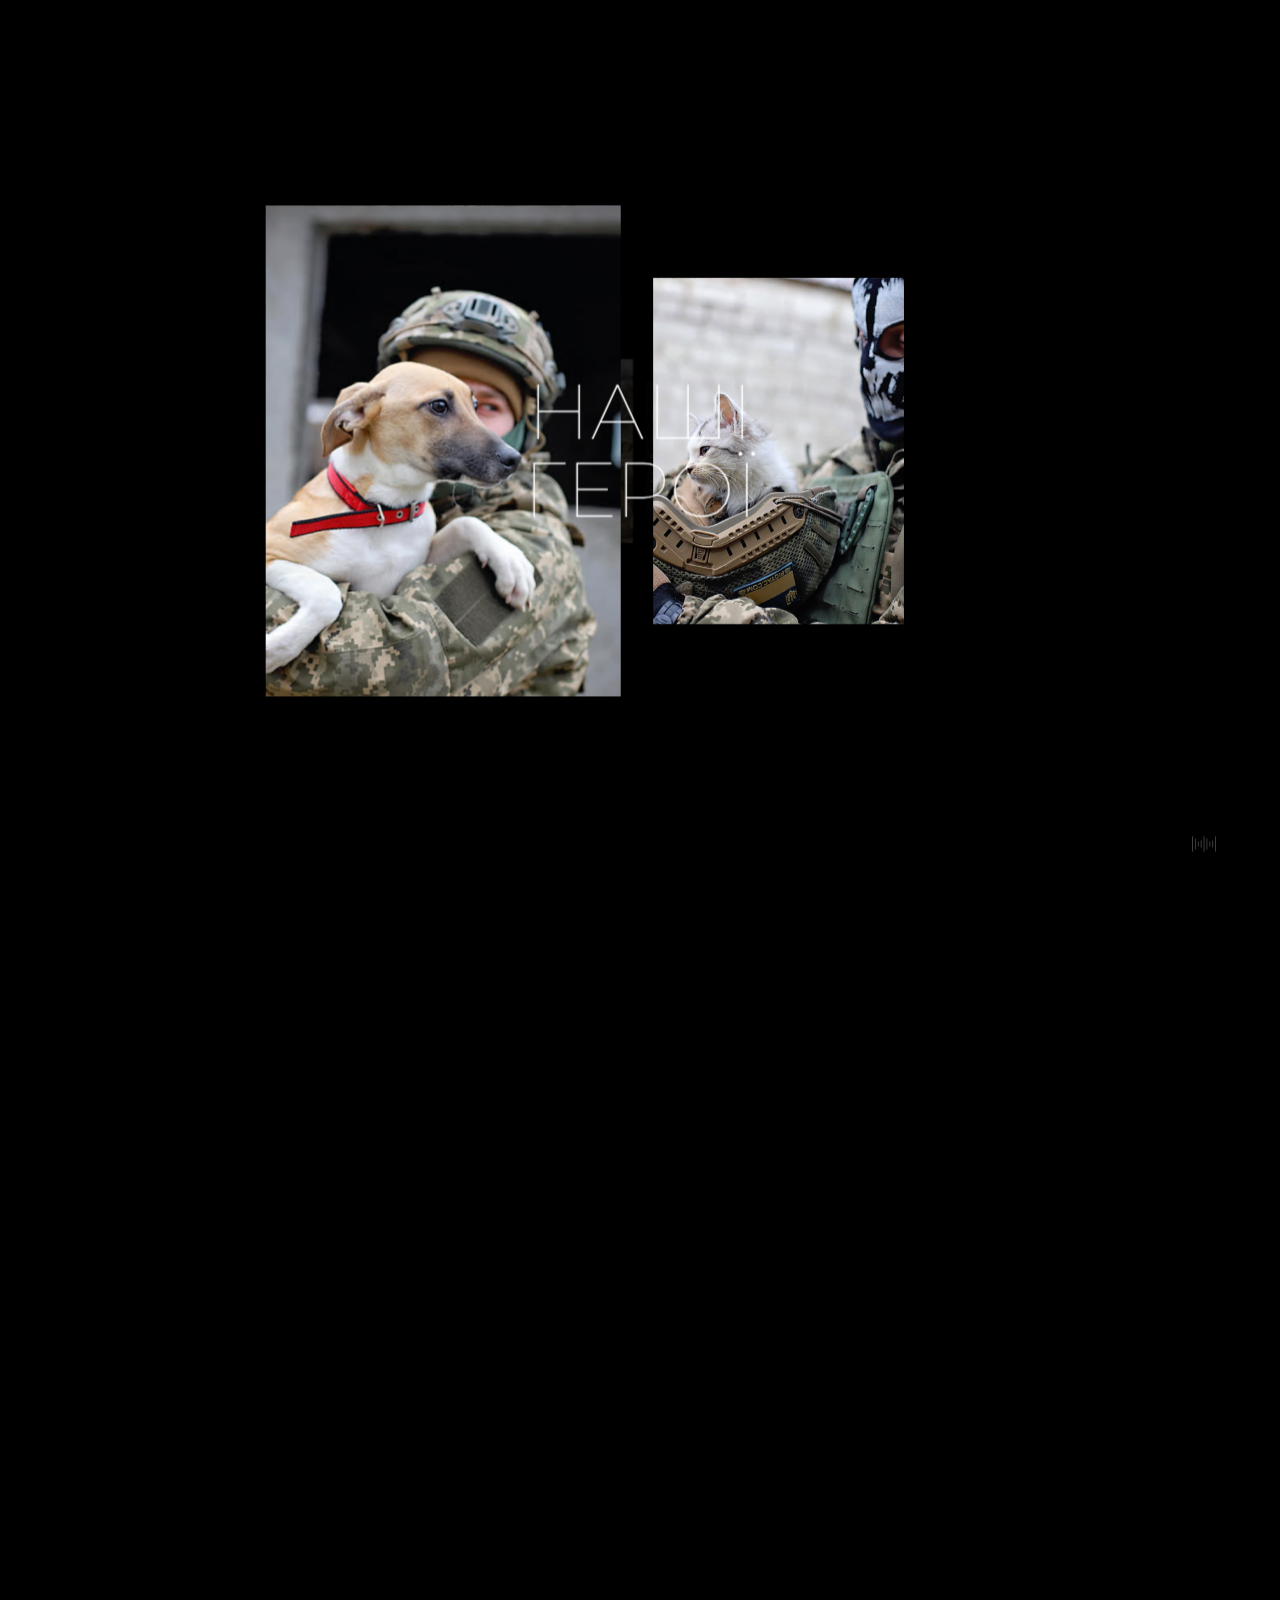
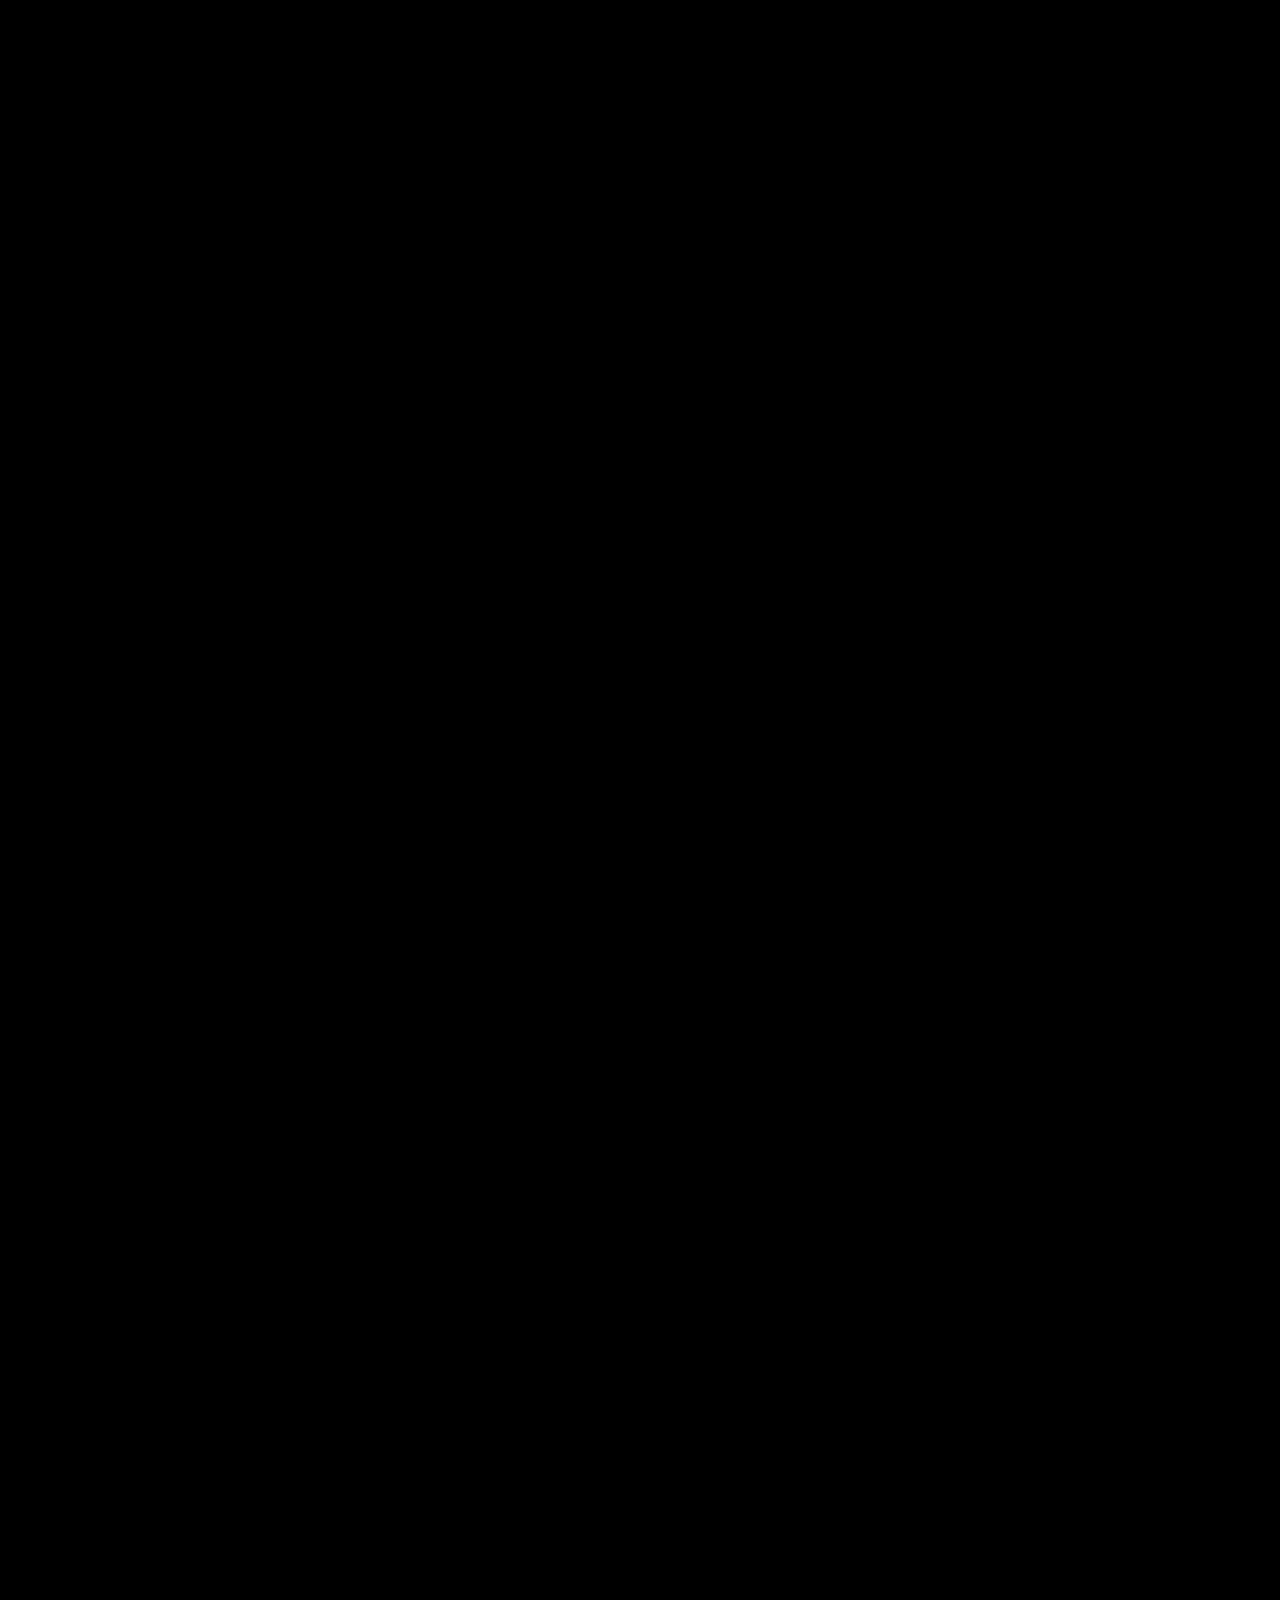
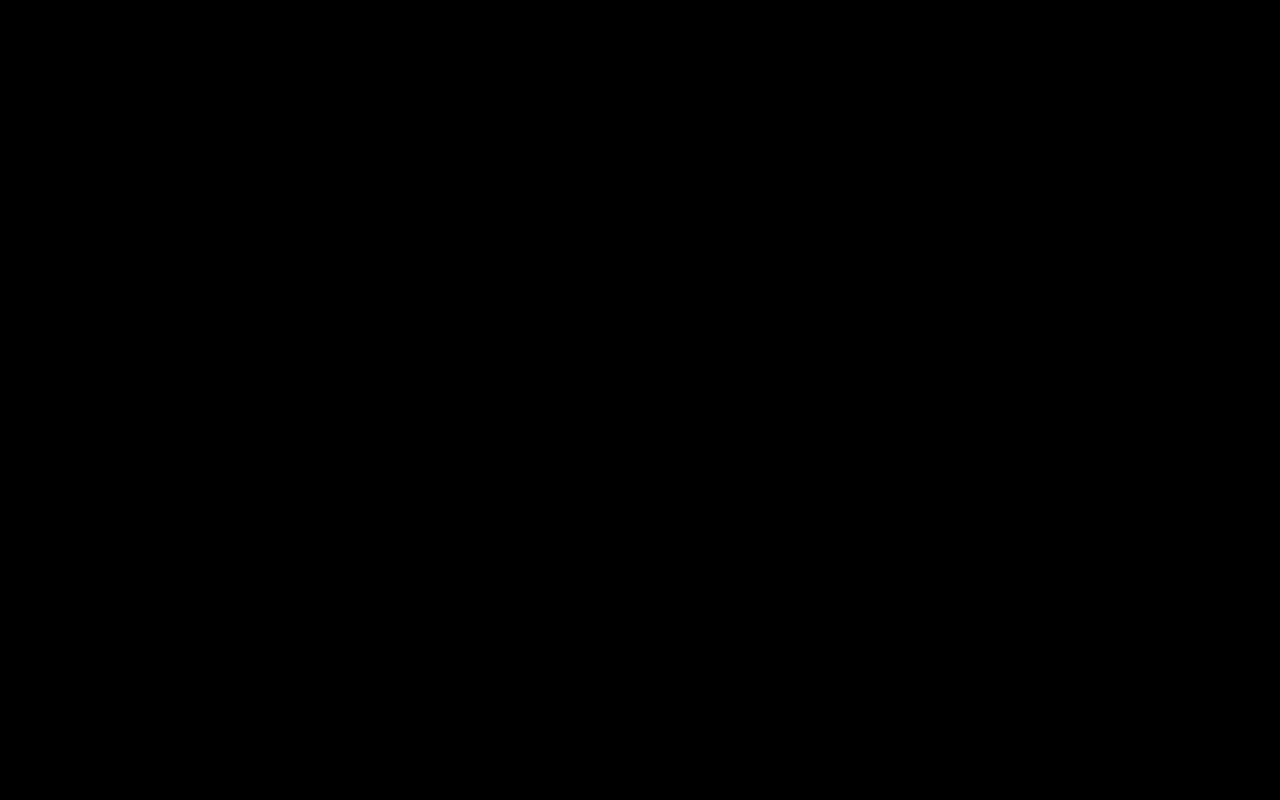
<file: ready-html/indexOurHero.html>
<!DOCTYPE html>
<html lang="en">
<head>
	<meta charset="UTF-8">
	<meta http-equiv="X-UA-Compatible" content="IE=edge">
	<meta name="viewport" content="width=device-width, initial-scale=1.0">
	<title>Document</title>

	<link rel="stylesheet" href="css/main.css">
	<script src="js/app.js" defer></script>
	<link rel="preconnect" href="https://fonts.gstatic.com" crossorigin>
<link href="https://fonts.googleapis.com/css2?family=Montserrat:ital,wght@0,200;0,300;0,400;0,500;0,600;0,800;1,100;1,200;1,300;1,400;1,500;1,700&family=Poppins:ital,wght@1,100;1,200;1,600&display=swap" rel="stylesheet">


</head>
<body>

	<div class="container">
		<section class="gallery">

			<div class="frame">
				<div class="frame__content">
					<h2>Наші герої</h2>
				</div>
			</div>

			<div class="frame">
				<div class="frame__content">
					<div class="frame-media frame-media_left" style="background-image: url(images/1.png)"></div>
				</div>
			</div>

			<div class="frame frame_bg">
				<div class="frame__content">
					<div class="frame-media frame-media_right" style="background-image: url(images/4\ 1.png)"></div>
				</div>
			</div>

			<div class="frame"></div>

			<div class="frame">
				<div class="frame__content text-right">
					<h3>Вівчарка Кіра</h3>
					<p>Вівчарка Кіра стала на бойове чергування разом зі своїм підрозділом на околиці столиці і готова покусати і навіть загризти будь-якого клятого московського окупанта, який захоче прийти до Києва!</p>
				</div>
			</div>

			<div class="frame frame_bg">
				<div class="frame__content">
					<div class="frame-media frame-media_left" style="background-image: url(images/photo_2022-05-12_17-49-05.jpg)"></div>
				</div>
			</div>

			<div class="frame"></div>

			<div class="frame frame_bg">
				<div class="frame__content">
					<div class="frame-media frame-media_right" style="background-image: url(images/3.png)"></div>
				</div>
			</div>

			<div class="frame"></div>

			<div class="frame">
				<div class="frame__content text-left">
					<h3>Пес Патрон</h3>
					<p>Наш маленький герой, який зміг знайти білше ніж 200 вибухових речовин. За це Президент Володимир Зеленський нагородив його орденом. Тепер цей малюк національний герой та символ супротиву.</p>
				</div>
			</div>

			<div class="frame frame_bg">
				<div class="frame__content">
					<div class="frame-media frame-media_right" style="background-image: url(images/pat.png)"></div>
				</div>
			</div>

			<div class="frame">
				<div class="frame__content">
					<div class="frame-media frame-media_left" style="background-image: url(images/pat2.png)"></div>
				</div>
			</div>

			<div class="frame"></div>
			<div class="frame"></div>

			<div class="frame frame_bg">
				<div class="frame__content">
					<div class="frame-media frame-media_right" style="background-image: url(images/cat.png)"></div>
				</div>
			</div>

			<div class="frame frame_bg">
				<div class="frame__content">
					<video class="frame-media" src="https://video-vie1-1.xx.fbcdn.net/v/t42.1790-2/277513267_2023149551191508_1736342338366422923_n.mp4?_nc_cat=110&amp;ccb=1-6&amp;_nc_sid=985c63&amp;efg=eyJybHIiOjUxMywicmxhIjo1MTIsInZlbmNvZGVfdGFnIjoic3ZlX3NkIn0%3D&amp;_nc_ohc=mEl4TvamGoYAX-WtA9J&amp;rl=513&amp;vabr=285&amp;_nc_ht=video-vie1-1.xx&amp;edm=AGo2L-IEAAAA&amp;oh=00_AT9bv1BIUA0V3MMKpAuwupyPlAXBDVYHyQJcaotDSSm5aw&amp;oe=627D44FA" autoplay loop muted></video>
				</div>
			</div>

			<div class="frame"></div>
			<div class="frame"></div>

			<div class="frame">
				<div class="frame__content"><p>Дякуємо Вам за те, що захищаєте нас!</p>
				
				</div>
				
			</div>

		</section>
	</div>

	<img class="soundbutton paused" src="images/sound.gif" alt="Alt">
	<audio class="audio" src="media/ambient.mp3" loop></audio>

</body>
</html>
</file>
<file: css/styleex.css>
.row {
    margin-right: 50px;
}

.row {
    --bs-gutter-x: 0;
    --bs-gutter-y: 0;

}

.col{
    padding: 10px 30px 50px;

} 


*,*:before,*:after {
    box-sizing: border-box;
    margin: 0;
    padding: 0;
   
}
body {
  
    margin: 0px ;
   
    font-family: 'Montserrat', sans-serif;
    
}

h1,h1,h3,h4,h5,h6{
    margin: 0;
}
.container{
  max-width: 1200px;
 
  margin: 0 auto;
  padding: 20px;
}

header{
    
    background-color: #FAFAFA;
}
.header__logo img{
    width: 80px;
    height: 70px;
}

.header__wrapper {
    height: 100px;
    display: flex;
    align-items: center;
    justify-content: space-between;
}
.header__block{
    width: 20%;
}

.header__block:last-child{
    text-align: right;
}

.nav {

    display: flex;
}

.nav__link{
    
    margin-right: 35px;
    color: #1B1A1A;
    text-transform: uppercase;
    text-decoration: none;
    font-weight: 600;
    position: relative;
}
.nav__link::after{
    width: 100%;
    height: 2px;
    background-color: #1B1A1A;
    position: absolute;
    top: 100%;
    left: 0;
    content: '';
    opacity: 0;
    transition: opacity .2s ease;
}
.nav__link:last-child{
    margin-right: 0;
}
.nav__link:hover:after{
    opacity: 1;
}
.nav__link.active:after{
    opacity: 1;
}

.header__lng {
display: flex;
justify-content: flex-end;
}
.header__lng-link{
    margin-right: 8px;
  font-weight: 600;
    color: #AAA1A1;
    text-transform: uppercase;
    text-decoration: none;
    
}
.header__lng-link:last-child{
    margin-right: 0; 
}
.header__lng-link.active{
    color: #1B1A1A;;

}

/* Header end */

/* Intro Start */
.intro {
    background: url('../img/intrrooo\ 1.png');
    background-size: cover;

}
.intro__content{
    height:710px;
    display: flex;
    align-items: center;
}
.intro__block{
margin-top: -100px;
margin-left: -50px;
}
.intro__title{
   
   padding: 0;
    max-width: 500px;
    font-family: 'Montserrat';
    font-style: normal;
    font-weight: 800;
    font-size: 64px;
    line-height: 70px;
    text-transform: uppercase;

}

.intro__title__min, .intro__title__min__xs {
    margin-top: 70px;
    
width: 509px;
height: 98px;

font-family: 'Montserrat';
font-style: normal;
font-weight: 400;
font-size: 16px;
line-height: 24px;
color: #FAFAFA;
}


.intro__title_note{
    position: absolute;
width: 93px;
height: 24px;
margin-top: 200px;

font-family: 'Montserrat';
font-style: normal;
font-weight: 400;
font-size: 16px;
line-height: 24px;

letter-spacing: 0.4px;

color: #1B1A1A;

}
/* Intro End */

/* Our Site Start */
.about__us{
background-color:#171616 ;

}
.stopwar{
   
width: 93px;
height: 24px;
margin-top: 30px;


font-family: 'Montserrat';
font-style: normal;
font-weight: 400;
font-size: 16px;
line-height: 24px;

letter-spacing: 0.4px;

color: #1B1A1A;
margin-left: -30px;

}

.block__title__min{
    padding-top: 50px;
    text-align: center;
    font-family: 'Montserrat';
font-style: normal;
font-weight: 400;
font-size: 39px;
line-height: 42px;
color: #1B1A1A;


}
.paragraph1{
    padding: 10px;
    font-family: 'Montserrat';
    font-style: normal;
    font-weight: 400;
    font-size: 24px;
    line-height: 25px;
    text-align: center;    
    margin-left: auto; 
    margin-right: auto;
    margin-bottom: 0; 
    color: #1B1A1A;


}

.paragraph1:last-child{
    padding-bottom: 100px;
}


/* Our Site End */

/* Karusel start */
.karusel {
    height: 800px;
    background-color: #E5DEDE;
    ;
}
/* Karusel End */
/* shelters */
.shelters{
    height: 600px;
    background-color: #E5DEDE;
}

.title__shelters{
   
font-family: 'Montserrat';
font-style: normal;
font-weight: 400;
font-size: 39px;
line-height: 42px;
text-align: center;
color: #1B1A1A;
margin-top: 50px;
margin-bottom: 120px;
}


.row{
    
    margin-left: 50px;
}
.title__shelters__min{
    font-family: 'Montserrat';
font-style: normal;
font-weight: 400;
font-size: 20px;
line-height: 14px;
text-align: center;

margin-top: 70px;
margin-left: -30px;
color: #645C55;
padding-bottom: 100px;
}

/* Shelters End */

/* Info Start*/
.information{
  
    background-color: #403E3B;
   
}



.title__information{
    color:#171616;
    padding-top: 100px;
    text-align: center;
    font-family: 'Montserrat';
font-style: normal;
font-weight: 400;
font-size: 39px;
line-height: 42px;

margin-bottom: 50px;
}


.paragraph2{
    
    
    padding: 10px;

    font-family: 'Montserrat';
    font-style: normal;
    font-weight: 400;
    font-size: 24px;
    line-height: 25px;
    /* or 104% */
    
    text-align: center;
    
    
margin-left: auto;
margin-right: auto;
margin-bottom: 0;
color: #171616;
}

.paragraph2:last-child{
    padding-bottom: 50px;
}

 

/* Info End */

.photo{
    height: 758px;
    background: url('../img/0x0\ \(1\).jpg') no-repeat;
    background-size: cover;
}




.text__hero .title__information{
     margin-bottom: 50px;
}

.bar{
    height: 266px;
    background-color: #403E3B;
}


.col .hero img{
    padding-bottom: 30px ;
}

/* Karusel */

/* Собственно сам слайдер */
.slider{
    max-width: 90%;
    /* Положение элемента устанавливается относительно его исходной позиции: */
    position: relative;
    /* Центрируем по горизонтали: */
    margin: auto;
    height: 500px;
    margin-top: 50px;
     margin-bottom: 20px;
}

/* Картинка масштабируется по отношению к родительскому элементу: */
.slider .item img {
    /* Элемент меняет размер так, чтобы заполнить блок и сохранить пропорции: */
    object-fit: cover;
    width: 100%;
    height: 500px;
}
   

/* Кнопки вперед и назад */
.slider .prev, .slider .next {
    cursor: pointer;
    position: absolute;
    top: 0;
    top: 50%;
    width: auto;
    margin-top: -22px;
    padding: 16px;
    color: white;
    font-weight: bold;
    font-size: 18px;
    transition: 0.6s ease;
    border-radius: 0 3px 3px 0;
}


.slider .next {
    right: 0;
    border-radius: 3px 0 0 3px;
}


/* При наведении на кнопки добавляем фон кнопок */

.slider .prev:hover,
.slider .next:hover {
    background-color: rgba(0, 0, 0, 0.8);
}


/* Заголовок слайда */
.slideText {
    text-align: center;
    position: absolute;
    color: #fff;
    font-size: 35px;
    /* Выравнивание текста по горизонтали и по вертикали*/
    left: 50%;
    top: 50%;
    transform: translate(-50%, -50%);
    /* Тень*/
    text-shadow: 1px 1px 1px #000, 0 0 1em #000;
}


/* Кружочки */

.slider-dots {
  text-align: center;
 
}
.slider-dots_item{
    cursor: pointer;
    height: 12px;
    width: 12px;
    margin: 0 2px;
    background-color: #ddd;
    border-radius: 50%;
    display: inline-block;
    transition: background-color 0.6s ease;
}

.active,
.slider-dots_item:hover {
    background-color: #aaa;
}


/* Анимация слайдов */

.slider .item {
    -webkit-animation-name: fade;
    -webkit-animation-duration: 1.5s;
    animation-name: fade;
    animation-duration: 1.5s;
}

@-webkit-keyframes fade {
    from {
        opacity: .4
    }
    to {
        opacity: 1
    }
}

@keyframes fade {
    from {
        opacity: .4
    }
    to {
        opacity: 1
    }
}

/* Footer */
footer{
    
    background-color: #403E3B;

}

.footer__wrapper{
    height: 150px;
    display: flex;
    align-items: center;
    
    justify-content: space-between;
}

.copyright{
    color: black;
    letter-spacing: 0.15em;
    font-size: 15px;
    margin-top: 5px;
}

.footer__soc{
    display: flex;
}

.footer__soc__link{
    margin-top: -10px;
    margin-right: 20px;

}

.footer__soc__link:last-child{
    margin-right: 0;
}

.footer__soc__link img{
    height: 25px;
}
/* Footer */


.warslide__wrapper{
    height: 800px;
    display: flex;
    align-items: center;
    
    justify-content: space-between;
}






/* IndexShelters */

.Borodyanka{
    background-color: #FAFAFA;
}

.information__Borodyanka{
   
    margin-top: 50px;
}

.paragraph3{

    color:#1B1A1A ;
    padding: 10px;
  
    font-family: 'Montserrat';
    font-style: normal;
    font-weight: 400;
    font-size: 24px;
    line-height: 25px;
    text-align: center;
    margin-left: auto;
margin-right: auto;



}

.paragraph3:last-child{
    padding-bottom: 0px;
    padding-top: 10px;
    margin-top: -20px;
}

.warslide__wrapper1{
    padding-top: 100px;
    background-color: #FAFAFA;
}
.text__Kyiv{
    
font-family: 'Montserrat';
font-style: normal;
font-weight: 400;
font-size: 64px;
line-height: 70px;
    text-align: center;
    margin-left: auto;
    margin-right: auto;
    margin-bottom: 50px;
}


.kharkov__img{

    height: 600px;
    width: 400px;
    margin-top: 50px;
    margin-bottom: 50px;
}

.text__Kharkov{
    
    font-family: 'Montserrat';
    font-style: normal;
    font-weight: 400;
    font-size: 64px;
    line-height: 70px;
        text-align: center;
        margin: auto;
        
    }
    




 


/* Intro2 */
.intro__inform {
    background: url('../img/intro3.jpg');
    background-size: cover;

}

.intro__block1{
    margin-top: -100px;
    margin-left: -50px;
    }

.intro__content1{
    height:800px;
    display: flex;
    align-items: center;
}

.intro__title1{
   
    padding: 0;
     max-width: 417px;
     font-family: 'Montserrat';
     font-style: normal;
     font-weight: 600;
     font-size: 64px;
     line-height: 70px;
     text-transform: uppercase;
     color: #FAFAFA;
 
 }



 .intro__title__min1 {
    margin-top: 70px;
    position: absolute;
width: 509px;
height: 98px;

font-family: 'Montserrat';
font-style: normal;
font-weight: 400;
font-size: 16px;
line-height: 24px;
color: #FAFAFA;
}

 .inf__text__min{
    color:#1B1A1A ;
    padding: 10px;
    padding-top: 100px;
    font-family: 'Montserrat';
    font-style: normal;
    font-weight: 400;
    font-size: 24px;
    line-height: 35px;
    text-align: center;
    margin-left: auto;
margin-right: auto;
margin-bottom: 100px;
margin-top: 100px;


 }
 
 .container__help{
    background-color: #E5DEDE; 
     padding-top: 100px; margin-bottom: 0; padding-bottom: 50px;

     
 }

 .container__help .col{
     padding-bottom: 50px;

 }

 .text__help__evacuating{
    padding: 0;
    
    font-family: 'Montserrat';
    font-style: normal;
    font-weight: 600;
    font-size: 54px;
    line-height: 70px;
    text-transform: uppercase;
    color: #1B1A1A;
    margin-left: auto;
    margin-right: auto;
    margin-bottom: 100px;
    text-align: center;
    margin-top: 150px
 }

 .source{
     text-decoration: none;
    padding: 0;
    
    font-family: 'Montserrat';
    font-style: normal;
    font-weight: 200;
    font-size: 14px;
    line-height: 40px;
    text-transform: uppercase;
    color: #1B1A1A;
    margin-left: auto;
    margin-right: auto;
    margin-bottom: 70px;
    text-align: center;
   
    
 }

 .addition__help{
    color:#1B1A1A ;
    padding: 10px;
    padding-top: 100px;
    font-family: 'Montserrat';
    font-style: normal;
    font-weight: 400;
    font-size: 24px;
    line-height: 35px;
    text-align: center;
    margin-left: auto;
margin-right: auto;
margin-bottom: 100px;
margin-top: -100px;

 }


 /* CSS */

 


 .intro3 {
    background: url('../img/intro__lviv.png');
    background-size: cover;
 }


.text__min__Lviv{
    margin-right: auto;
    margin-left: auto;
    text-align: center;
    margin-bottom: 100px;
}



.touching__story{
    text-align: center;
    margin-top: 50%;
    margin-bottom: 50%;
    font-family: 'Montserrat';
font-style: normal;
font-weight: 400;
font-size: 40px;
line-height: 42px;

    
}

.text__story{
    font-family: 'Montserrat';
font-style: normal;
font-weight: 400;
font-size: 30px;
line-height: 35px;
margin-bottom: 50px;
margin-top: 0px;
}

    /* Anim cont End */

    /* UA */

    .intro4 {
        background: url('../img/intro__ua\ 1\ \(2\).png');
        background-size: cover;
     }


   .intro__title4{ font-family: 'Montserrat';
font-style: normal;
font-weight: 700;
font-size: 64px;
line-height: 70px;
padding-top: 50px;
color: #FAFAFA;
text-align: center;
margin-top: -250px;
/* or 110% */

   }

   .intro__block4{
    margin-left: auto;
    margin-right: auto;
    text-align: center;
    color: #FFFFFF;
   
   }
   .intro__block7{
    margin-left: auto;
    margin-right: auto;
    text-align: center;
    color: #FFFFFF;
   
   }

   .intro__content7{
    height:710px;
    display: flex;
    align-items: center;
}

   

   .intro5{
    background: url('../img/image\ 18.png');
    background-size: cover;
    margin: 0;
   }

   /* shel */
 

  .row {
    margin-left: 0px;
    margin-right: 0;
}

.logo__shelters{
display: flex;
   align-items: center;
   justify-content: center;
}

  .logo{
    width: 200px ; height: 160px;
 margin: auto;
    margin-top: 100px;
    margin-bottom: 100px;
  }

  button{
      margin-left: auto;
      margin-right: auto;
      
      margin-bottom: -50px;
  }

  .btn-primary:hover,
.btn-primary:focus {
  color: #ffffff;
  background-color: #8eb9ff;
  border-color: #2546b0;
}

.intro6{
    background: url('../img/image1170x530cropped.jpg');
        background-size: cover;
}

.li__help__ukr{
    margin-left: auto;
    margin-right: auto;
}












/* LIST #2 */



.rectangle {
counter-reset: li; 
list-style: none; 
font: 20px "Montserrst";
padding: 0;
text-shadow: 0 1px 0 rgba(255,255,255,.5);
padding-bottom: 50px;
}
.rectangle a {
position: relative;
display: block;
padding: .4em .4em .4em .8em;
margin: .5em 0 .5em 2.5em;
background: #cec6bcbe;
color: #444;
text-decoration: none;
transition: all .3s ease-out;
}
.rectangle a:hover {background: #afa79fbe;}       
.rectangle a:before {
content: counter(li);
counter-increment: li;
position: absolute;
left: -2.5em;
top: 50%;
margin-top: -1em;
background: #645C55;
height: 2em;
width: 2em;
line-height: 2em;
text-align: center;
font-weight: bold;
}
.rectangle a:after {
position: absolute;
content: "";
border: .5em solid transparent;
left: -1em;
top: 50%;
margin-top: -.5em;
transition: all .3s ease-out;
}
.rectangle a:hover:after {
left: -.5em;
border-left-color: #967f7f;
}

.rectangle li{
    font-family: "Montserrat";
}


.intro7{
    background: url('../img/intro__germ.png');
        background-size: cover;
}

.intro8{
    background: url('../img/intro8.png');
        background-size: cover;
}


/*  */

.dropdown {
    position: relative;
    display: inline-block;
}

.dropdown-content {
    display: none;
    position: absolute;
    background-color: #f1f1f1;
    min-width: 160px;
    box-shadow: 0px 8px 16px 0px rgba(0,0,0,0.2);
    z-index: 1;
}

.dropdown-content a {
    color: black;
    padding: 12px 16px;
    text-decoration: none;
    display: block;
}


.dropdown-content a:hover {background-color: #ddd;}

.dropdown:hover .dropdown-content {display: block;}

.dropdown:hover .dropbtn {background-color: #3e8e41;}

.without{
    text-decoration: none;
    color: #1B1A1A;
  }


      

  .photo__hero{
    margin: 20px;
      padding: 0px;
      overflow:hidden;

  }

  .photo__hero img{
      width: 100%;
      height: 100%;
      transition: transform 0.5s;

  }
  
  .photo__hero:hover img{
      transform: scale(1.1);
  }

  .element-animation {
    margin: 2rem 0;
    font-size: 3rem;
    
    /* Скроем элемент в начальном состоянии */
    opacity: 0;
    transform: translateY(20px);
  }
  
  .element-animation.element-show {
    opacity: 1;
    transition: all 1.5s;
    transform: translateY(0%);
  }

  .container__color{
      background-color: #FAFAFA;
  }
</file>
<file: css/ex.css>
body{
    position: relative;
}

.header__xs {
	display: flex;
	justify-content: flex-end;
    
}
.menu-btn {
	width: 30px;
	height: 30px;
	position: relative;
	z-index:2;
	overflow: hidden;
    margin-right:  10px;
}
.menu-btn span {
	width: 30px;
	height: 2px;
	position: absolute;
	top: 50%;
	left: 50%;
	transform: translate(-50%, -50%);
	background-color: #222222;
	transition: all 0.5s;
    
}
.menu-btn span:nth-of-type(2) {
	top: calc(50% - 5px);
}
.menu-btn span:nth-of-type(3) {
	top: calc(50% + 5px);
}

/* Меню, которое будет появляться */
.menu {
    
	position: fixed;
	top: 0;
	left: 0;
	width: 50%;
	height: 100%;
	padding: 15px;
  background: #403E3B;
	transform: translateX(-100%);
	transition: transform 0.5s; 
}
.menu.active {
	transform: translateX(0);
}
.menu li {
   
	list-style-type: none;
    margin-top: 15px;
}



.menu li:first-of-type{
    margin-top: 20px;
}


.menu-btn.active span:nth-of-type(1) {
    transform: translateX(100%);
  }
  .menu-btn.active span:nth-of-type(2) {
    top: 50%;
    transform: translate(-50%, 0%) rotate(45deg);  
  }
  .menu-btn.active span:nth-of-type(3) {
    top: 50%;
    transform: translate(-50%, 0%) rotate(-45deg); 
  }

  
  .nav__link__xs{
    margin-right: 35px;
    color: #FAFAFA;
    text-transform: uppercase;
    text-decoration: none;
    font-weight: 600;
    position: relative;
    font-size: 10px;
}
.nav__link__xs::after{
    width: 100%;
    height: 2px;
    background-color: #FAFAFA;
    position: absolute;
    top: 100%;
    left: 0;
    content: '';
    opacity: 0;
    transition: opacity .3s ease;
}
.nav__link__xs:last-child{
    margin-right: 0;
}
.nav__link__xs:hover:after{
    opacity: 1;
}
.nav__link__xs.active:after{
    opacity: 1;
}
</file>
<file: css/media.css>
@media  screen and (min-width: 1224px) {
    .intro__content{
        height: 650px;
    
    padding-left: 50px;}

    .intro__title{
        font-size: 40px;
        line-height: 40px;
    }

    .intro__block{
        margin-top: -45px;
        width: 50px;
    }

    .intro__title__min{
        font-size: 15px;
        line-height: 20px;
        width: 350px;
        margin-top: 20px;
    }

    .intro__title_note{
        font-size: 12px;
        margin-top: 120px;
        margin-left: -60px;

    }
    .paragraph1, .paragraph2{
        
        font-size: 17px;
        line-height: 25px;
    }
    .stopwar{
        font-size: 12px;
        
    }
    .intro__title1{
        font-size: 60px;
            line-height: 75px;
            margin-left: 100px;
            
            margin-top: -50px;
    }
    
    .intro__title__min1{
        width: 300px;
      
        line-height: 30px;
        margin-left: 100px;
    }

    .text__help__evacuating{
        font-size: 30px;
    }

    
    .addition__help{
        font-size: 24px;
    }

    .intro__content7{
        height: 700px;
    
    }
    .text__min__Lviv{
        font-size: 15px;
        
    }
    
    
}


@media  screen and (max-width: 1224px) {
    .intro__content{
        height: 600px;
    
    padding-left: 50px;}

    .intro__content1{
        height: 600px;
    }

    .intro__title{
        font-size: 40px;
        line-height: 40px;
    }

    .intro__block{
        margin-top: -45px;
        width: 50px;
    }

    .intro__title__min{
        font-size: 15px;
        line-height: 20px;
        width: 350px;
        margin-top: 20px;
    }

    .intro__title_note{
        font-size: 12px;
        margin-top: 120px;
        margin-left: -60px;

    }
    .paragraph1, .paragraph2{
        
        font-size: 17px;
        line-height: 25px;
    }
    .stopwar{
        font-size: 12px;
        
    }

   
    
        .intro__title1{
            font-size: 40px;
                line-height: 45px;
                margin-left: 100px;
                width: 100px;
        }
        
        .intro__title__min1{
            width: 300px;
          
            line-height: 30px;
            margin-left: 100px;
        }
    
        .text__help__evacuating{
            font-size: 25px;
        }

        
    .addition__help{
        font-size: 24px;
    }

    .intro__content7{
        height: 650px;
    
    }

    .text__min__Lviv{
        font-size: 12px;
        
    }
    
}



@media screen and (max-width: 1100px) {
    .intro__content{
        height: 530px;
    
    padding-left: 50px;}

    .intro__title{
        font-size: 40px;
        line-height: 40px;
    }

    .intro__block{
        margin-top: -45px;
        width: 50px;
    }

    .intro__title__min{
        font-size: 15px;
        line-height: 20px;
        width: 350px;
        margin-top: 20px;
    }

    .intro__title_note{
        font-size: 12px;
        margin-top: 120px;
        margin-left: -60px;

    }
    .paragraph1,.paragraph2{
        
        font-size: 17px;
        line-height: 25px;
    }
    .intro__content1{
        height: 550px;
    
   }
   .intro__title1{
    font-size: 40px;
    line-height: 40px;

    margin-left: 100px;
   }

  
    
    .intro__title__min1{
        
        width: 300px;
        line-height: 25px;
        margin-left: 100px;
    }

    .text__help__evacuating{
        font-size: 25px;
    }

    .intro__content7{
        height: 600px;
    
    }
    
    .text__min__Lviv{
        font-size: 12px;
        
    }
}




@media screen and (max-width: 992px){
    .intro__content{
        height: 530px;
    
    padding-left: 50px;}

    .intro__title{
        font-size: 40px;
        line-height: 40px;
    }

    .intro__block{
        margin-top: -45px;
        width: 50px;
    }

    .intro__title__min{
        font-size: 15px;
        line-height: 20px;
        width: 350px;
        margin-top: 20px;
    }

    .intro__title_note{
        font-size: 12px;
        margin-top: 120px;
        margin-left: -60px;

    }
    .paragraph1, .paragraph2{
        
        font-size: 17px;
        line-height: 25px;
    }
   
    .nav__link{
        font-size: 12px;
        margin-top: 5px;
    }


    .touching__story{
        font-size: 30px ;
    }

    .intro__content1{
        height: 500px;
    
    padding-left: 50px;}

    .intro__content7{
        height: 550px;
    
    }


    .intro__title__min__xs{
        font-size: 12px;

    }
}


@media screen and (min-width:868px) {
    .header__xs{
        display: none;
    }
    .our__hero{
        display: none;
    }
    
}



@media screen and (max-width: 868px){
    .intro__content{
        height: 400px;
    }
    .block__title__min{
        font-size: 30px;
        
        
    }
    .title__information{
        font-size: 27px;
    }

    .text__hero, .text__Kyiv{
        font-size: 27px;
    }

    .paragraph2{
        font-size: 20px;
    }

    .intro__title{
        font-size: 35px;
        line-height: 35px;
    }

    .intro__block{
        margin-top: 50px;
        width: 50px;
    }

    .intro__title__min{
        font-size: 10px;
        line-height: 15px;
        width: 200px;
        margin-top: 10px;
       
    }

    .intro__title_note{
        display: none;

    }
    .paragraph1, .stopwar, .paragraph2{
        font-size: 12px;
        line-height: 17px;
    }

    .stopwar, .text__min__Lviv{
        font-size: 8px;
        
    }

    .nav{
        display: none
    }

    .our__hero__l{
        display: none;
    }

    

    .title__shelters{
        font-size: 25px;
    }

    .paragraph3{
        font-size: 20px;
        line-height: 25px;
     }

     .intro__content1{
        height: 400px;
        

}

.intro__title1{
    font-size: 35px;
        line-height: 35px;
        margin-left: 50px;
        width: 300px;
}

.intro__title__min1{
    width: 200px;
    font-size: 10px;
    line-height: 15px;
    margin-left: 50px;
}

.intro__content7{
    height: 500px;

}

.intro__title__min__xs{
    font-size: 12px;
width: 450px;
margin-top: -20px;
}
 
    
}


@media screen and (max-width:720px){
    .intro__content1{
        height: 350px;
    
    }

    .inf__text__min{
        font-size: 20px
    }

    
    
    
    
    .addition__help{
        font-size: 20px;
    }
    
    .intro__content7{
        height: 400px;
    
    }
    
    

}

@media screen and (max-width: 640px){
    .intro__content{
        height: 360px;
    }
    .paragraph1, .paragraph2{
        font-size: 10px;
        line-height: 15px;
    }

    .block__title__min{
        font-size: 28px;
        
    }

    .title__information{
        font-size: 20px;
    }

    .slider{
        max-width: 90%;
        /* Положение элемента устанавливается относительно его исходной позиции: */
        position: relative;
        /* Центрируем по горизонтали: */
        margin: auto;
        height: 300px;
    }
    
    /* Картинка масштабируется по отношению к родительскому элементу: */
    .slider .item img {
        /* Элемент меняет размер так, чтобы заполнить блок и сохранить пропорции: */
        object-fit: cover;
        width: 100%;
        height: 300px;
    }

   

    .text__hero{
        font-size: 20px;
    }
    .body{
        font-size: 12px;
    }

    .copyright{
        font-size: 12px;
    }

    .footer__soc__link img{
        height: 20px;
    }

    .intro__title{
        font-size: 35px;
        line-height: 35px;
    }

    .intro__block{
        margin-top: 50px;
        width: 50px;
    }

    .intro__title__min{
        font-size: 10px;
        line-height: 15px;
        width: 200px;
        margin-top: 5px;
    }
 
    .intro__title_note{
        font-size: 8px;
        margin-top: 80px;
        margin-left: -60px;

    }

   
    
    .header__wrapper{
        height: 70px;
    }

    .header__logo img{
        width: 60px;
        height: 50px;
    }

    .text__min__Lviv{
        font-size: 6px;
    }

    .paragraph3{
        font-size: 15px;
        line-height: 20px;
     }

     .intro__content1{
        height: 300px;
    
    }
 
    .intro__title1{
        font-size: 25px;
            line-height: 35px;
            margin-left: 50px;
            width: 200px;
    }
    
    .intro__title__min1{
        width: 150px;
        font-size: 8px;
        line-height: 15px;
        margin-left: 50px;
    }
    
    .intro__content7{
        height: 350px;
    
    }
    .intro__title__min__xs{
        font-size: 10px;
line-height: 15px;
width: 350px;
    }

    
}


@media screen and (max-width: 560px){
    .intro__content{
        height: 300px;
    }
    .paragraph1,.paragraph2{
        font-size: 10px;
        line-height: 15px;
    }
    .block__title__min{
        font-size: 25px;
        
    }

    .copyright{
        font-size: 8px;
    }

    .footer__soc__link img{
        height: 18px;
    }


    .intro__title{
        font-size: 30px;
        line-height: 30px;
    }

    .intro__block{
        margin-top: 50px;
        width: 50px;
    }

    .intro__title__min{
        font-size: 10px;
        line-height: 15px;
        width: 200px;
        margin-top: 5px;
    }
 
    .intro__title_note{
     display: none;

    }

    .title__information{
        font-size: 16px;
    }
    .intro__content1{
        height: 260px;
    
    }
    .intro__title1{
        font-size: 25px;
            line-height: 35px;
            margin-left: 50px;
            width: 200px;
    }
    
    .intro__title__min1{
        width: 150px;
        font-size: 10px;
        line-height: 15px;
        margin-left: 50px;
    }
    .text__help__evacuating{
        font-size: 25px;
        line-height: 35px;
    }

    .inf__text__min{
        font-size: 18px;
        margin-top: -30px;
        margin-bottom: -50px;
    }

    .addition__help{
        font-size: 18px;
    }
    
    .intro__content7{
        height: 300px;
    
    }
}


@media screen and (max-width: 480px){
    .intro__content{
        height: 250px;

    }

    .paragraph1, .paragraph2{
        font-size: 8px;
        line-height: 15px;
    }
    .block__title__min{
        font-size: 22px;
    }

    .text__hero{
        font-size: 22px;
    }

    .footer__soc__link img{
        height: 15px;
    }

    .intro__title{
        font-size: 25px;
        line-height: 25px;
    }

    .intro__block{
        margin-top: 50px;
        width: 50px;
    }

    .intro__title__min{
        font-size: 8px;
        line-height: 10px;
        margin-top: 5px;
        width: 150px;
    }
    
    .intro__title_note{
       display: none;

    }

    .title__information{
        font-size: 14px;
        line-height: 15px;
        padding-right: 20px;
        padding-left: 20px;
    }

   .logo{
       width: 100px;
       height: 80px;
     

   }
   .title__shelters{
       font-size: 15px;
   }
   .text__Kyiv{
       font-size: 20px;
   }
   .paragraph3{
    font-size: 10px;
    line-height: 15px;
 }
 .intro__content1{
    height: 200px;}

    .intro__title1{
        font-size: 20px;
            line-height: 25px;
            margin-left: 0px;
            width: 100px;
    }
    
    .intro__title__min1{
        width: 100px;
        font-size: 8px;
        line-height: 10px;
        margin-left: 0px;
    }

    .text__help__evacuating{
        font-size: 25px;
    }
    
    .inf__text__min{
        font-size: 15px
    }

    
    .addition__help{
        font-size: 15px;
    }
    .intro__content7{
        height: 250px;
    
    }
    .intro__title__min__xs{
        font-size: 8px;
        line-height: 12px;
        width: 300px;

    }
}


@media screen and (max-width: 390px){
   
    .intro__content{
        height: 200px;
    }
    .inrto__title{
        
        max-width: 100px;
        font-family: 'Montserrat';
        font-style: normal;
        font-weight: 200;
        font-size: 10px;
        line-height: 10px;
        text-transform: uppercase;
    }

    .inrto__block{
        max-width: 100px;
    }

    .intro__title__min{
        padding: 0;
    max-width: 50px;
    font-family: 'Montserrat';
    font-style: normal;
    font-weight: 400;
    font-size: 14px;
    line-height: 20px;
    text-transform: uppercase;
    margin-left: 60px;
    }

    .paragraph1, .paragraph2{

        font-size: 8px;
        line-height: 15px;
        
        
        

    }
    .block__title__min{
        font-size: 20px;
    }

    .text__hero{
        font-size: 20px;
    }
    
    .copyright{
        font-size: 6px;
    }
    .footer__soc__link img{
        height: 13px;
    }
   

    /* Lviv Shelter */

    .intro__title{
        font-size: 15px;
        line-height: 20px;
    }

    .intro__block{
        margin-top: 20px;
        width: 50px;
    }

   

    .intro__title__min, .intro__title__note{
        display: none;
    }

    .slider{
        max-width: 90%;
        /* Положение элемента устанавливается относительно его исходной позиции: */
        position: relative;
        /* Центрируем по горизонтали: */
        margin: auto;
        height: 200px;
    }
    
    /* Картинка масштабируется по отношению к родительскому элементу: */
    .slider .item img {
        /* Элемент меняет размер так, чтобы заполнить блок и сохранить пропорции: */
        object-fit: cover;
        width: 100%;
        height: 200px;
    }

    .paragraph3{
       font-size: 10px;
       line-height: 15px;
    }
    .intro__content1{
        height: 150px;}
    
        .intro__title1{
            font-size: 15px;
                line-height: 15px;
                margin-left: 20px;
                width: 100px;
                margin-top: 30px;
        }
        
        .intro__title__min1{
            width: 100px;
            font-size: 8px;
            line-height: 10px;
            margin-left: 20px;
            margin-top: 30px;
        }
    
        .text__help__evacuating{
            font-size: 15px;
        }

        .inf__text__min{
            font-size: 10px
        }

        .addition__help{
            font-size: 10px;
        }
        
        .intro__content7{
            height: 150px;
        
        }

        .intro__title__min__xs{
            font-size: 6px;
            width: 200px;
            line-height: 10px;
            margin-top: -70px;
    
        }
}
</file>
<file: ready-html/css/main.css>
* {
	margin: 0;
	padding: 0;
	box-sizing: border-box;
}
:root {
	--index: calc(1vw + 1vh);
	--gutter: 30px;
	--side-small: 26;
	--side-big: 36;
	--depth: 4000px;
	--transition: .75s cubic-bezier(.075, .5, 0, 1)
}

/* Скрываем Scrollbar */
body {

	scrollbar-width: none; /* Firefox */
}
body::-webkit-scrollbar { 
	display: none; /* Safari and Chrome */
}


body {
	background-color: #000;
	color: #fff;
	font-size: calc(var(--index) * .8);
	font-family: 'Montserrat';
	line-height: 1.75;
	height: var(--depth);
	font-weight: 300;
}
.container {
	width: 100%;
	height: 100%;
	position: fixed;
	perspective: 1500px;
}
.gallery {
	transform-style: preserve-3d;
	height: 100%;
}
.frame {
	width: 100%;
	height: 100%;
	position: absolute;
	display: flex;
	align-items: center;
	justify-content: center;
	transition: var(--transition), opacity .75s ease;
	will-change: transform;
	transform-style: preserve-3d;
}
h1, h2, h3, h4 {
	font-weight: 100;
	text-transform: uppercase;
	width: min-content;
	line-height: 1;
}
.frame h2 {
	text-align: center;
	font-size: calc(var(--index) * 3.3);
}
.frame-media {
	position: relative;
	width: calc(var(--index) * var(--side-small));
	height: calc(var(--index) * var(--side-big));
	background-position: center;
	background-size: cover;
}
.frame-media_left {
	right: calc(var(--side-small) / 2 * var(--index) + var(--gutter));
}
.frame-media_right {
	left: calc(var(--side-small) / 2 * var(--index) + var(--gutter));
}
.frame_bg {
	background-color: rgb(0 0 0 / .87);
}
video.frame-media {
	width: calc(var(--index) * var(--side-big));
	height: calc(var(--index) * var(--side-small));
}


.text-right > * {
	position: relative;
	left: 18vw;
}
.text-left > * {
	position: relative;
	right: 18vw;
}
.frame h3 {
	font-size: calc(var(--index) * 3);
}
.frame p {
	max-width: 30vw;
	margin-top: 3vh;
}
.soundbutton {
	position: fixed;
	bottom: 5vh;
	right: 5vw;
	cursor: pointer;
	width: 24px;
	transition: .25s ease;
}
.soundbutton.paused {
	opacity: .25;
}
</file>
